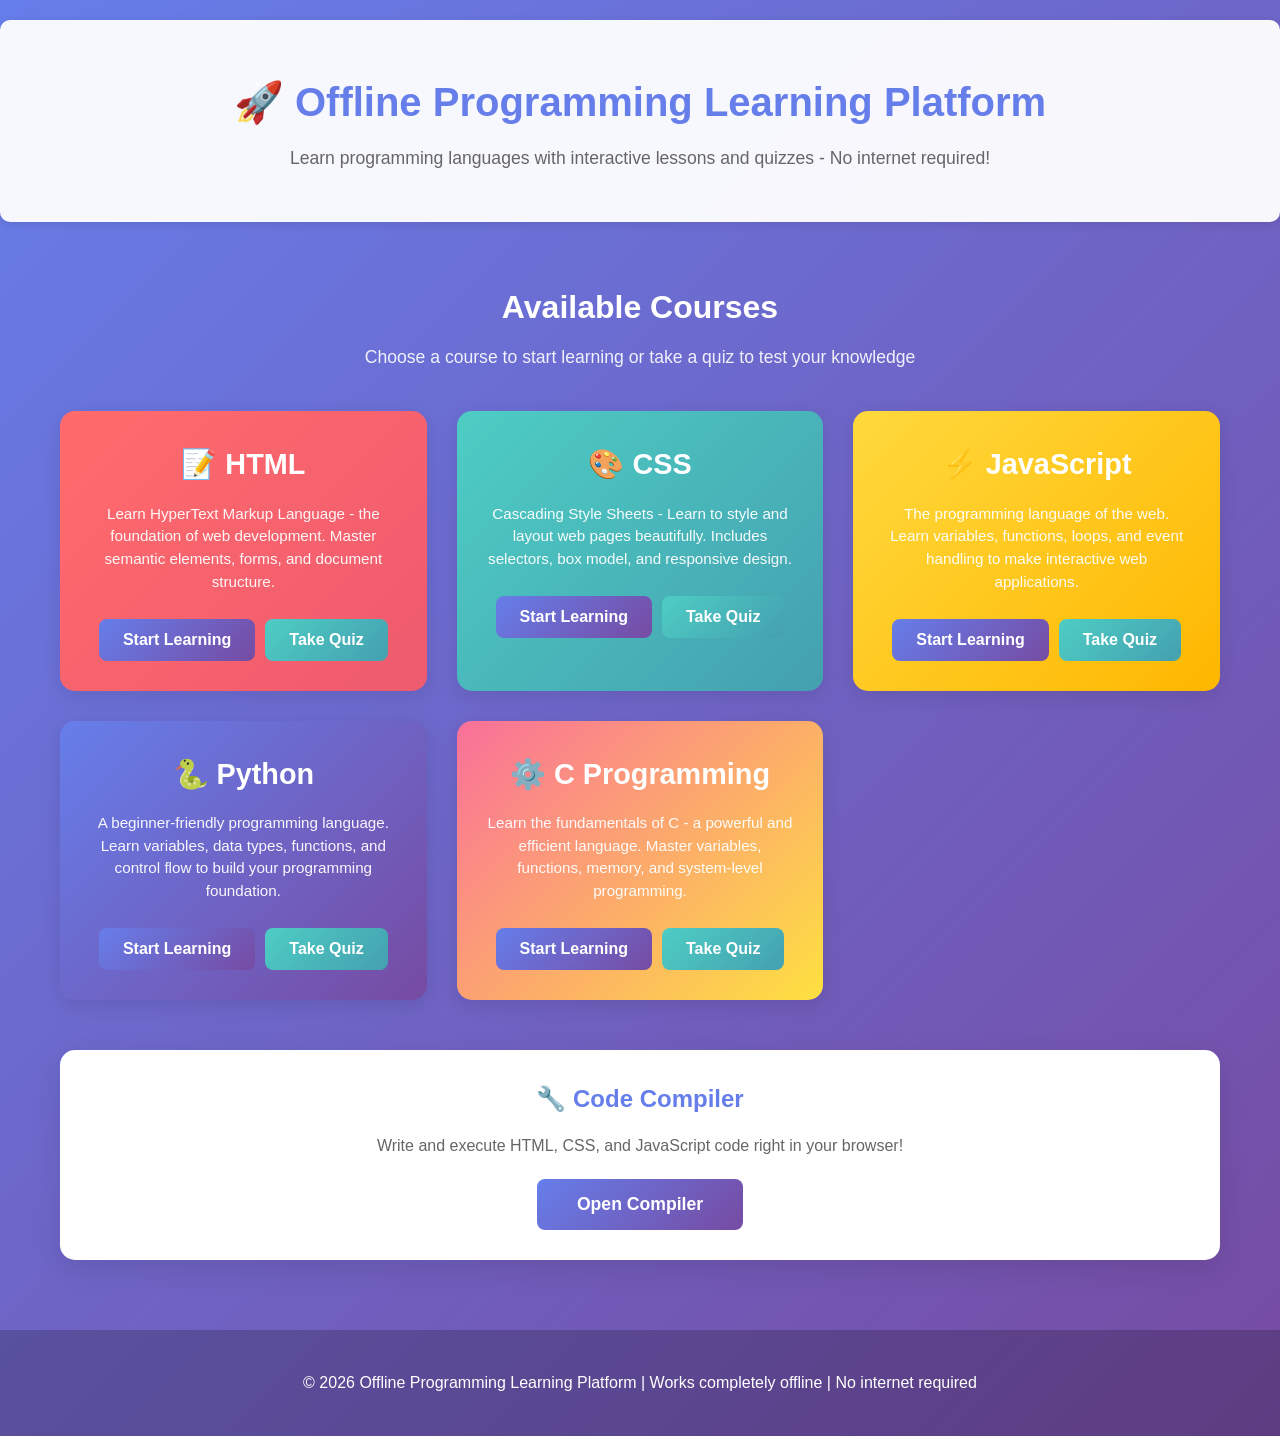
<file: offline-platform/index.html>
<!DOCTYPE html>
<html lang="en">
<head>
    <meta charset="UTF-8">
    <meta name="viewport" content="width=device-width, initial-scale=1.0">
    <title>Offline Programming Learning Platform</title>
    <link rel="stylesheet" href="css/style.css">
</head>
<body>
    <!-- Header Section -->
    <header>
        <div class="container">
            <h1>🚀 Offline Programming Learning Platform</h1>
            <p>Learn programming languages with interactive lessons and quizzes - No internet required!</p>
        </div>
    </header>

    <!-- Main Content -->
    <main>
        <div class="container">
            <div style="text-align: center; margin-bottom: 40px;">
                <h2 style="color: white; font-size: 2rem; margin-bottom: 10px;">Available Courses</h2>
                <p style="color: rgba(255,255,255,0.9); font-size: 1.1rem;">Choose a course to start learning or take a quiz to test your knowledge</p>
            </div>

            <!-- Courses Grid -->
            <div class="courses-grid">
                <!-- HTML Course Card -->
                <div class="course-card html">
                    <h3>📝 HTML</h3>
                    <p>Learn HyperText Markup Language - the foundation of web development. Master semantic elements, forms, and document structure.</p>
                    <div class="card-buttons">
                        <button class="btn btn-primary" onclick="goToCourse('html')">Start Learning</button>
                        <button class="btn btn-secondary" onclick="goToQuiz('html')">Take Quiz</button>
                    </div>
                </div>

                <!-- CSS Course Card -->
                <div class="course-card css">
                    <h3>🎨 CSS</h3>
                    <p>Cascading Style Sheets - Learn to style and layout web pages beautifully. Includes selectors, box model, and responsive design.</p>
                    <div class="card-buttons">
                        <button class="btn btn-primary" onclick="goToCourse('css')">Start Learning</button>
                        <button class="btn btn-secondary" onclick="goToQuiz('css')">Take Quiz</button>
                    </div>
                </div>

                <!-- JavaScript Course Card -->
                <div class="course-card javascript">
                    <h3>⚡ JavaScript</h3>
                    <p>The programming language of the web. Learn variables, functions, loops, and event handling to make interactive web applications.</p>
                    <div class="card-buttons">
                        <button class="btn btn-primary" onclick="goToCourse('javascript')">Start Learning</button>
                        <button class="btn btn-secondary" onclick="goToQuiz('javascript')">Take Quiz</button>
                    </div>
                </div>

                <!-- Python Course Card -->
                <div class="course-card python">
                    <h3>🐍 Python</h3>
                    <p>A beginner-friendly programming language. Learn variables, data types, functions, and control flow to build your programming foundation.</p>
                    <div class="card-buttons">
                        <button class="btn btn-primary" onclick="goToCourse('python')">Start Learning</button>
                        <button class="btn btn-secondary" onclick="goToQuiz('python')">Take Quiz</button>
                    </div>
                </div>

                <!-- C Programming Card -->
                <div class="course-card c">
                    <h3>⚙️ C Programming</h3>
                    <p>Learn the fundamentals of C - a powerful and efficient language. Master variables, functions, memory, and system-level programming.</p>
                    <div class="card-buttons">
                        <button class="btn btn-primary" onclick="goToCourse('c')">Start Learning</button>
                        <button class="btn btn-secondary" onclick="goToQuiz('c')">Take Quiz</button>
                    </div>
                </div>
            </div>

            <!-- Compiler Tool -->
            <div style="background: white; border-radius: 15px; padding: 30px; margin-top: 50px; box-shadow: 0 10px 30px rgba(0, 0, 0, 0.1); text-align: center;">
                <h2 style="color: #667eea; margin-bottom: 15px;">🔧 Code Compiler</h2>
                <p style="color: #666; margin-bottom: 20px;">Write and execute HTML, CSS, and JavaScript code right in your browser!</p>
                <button class="btn btn-primary" onclick="goToCompiler()" style="font-size: 1.1rem; padding: 15px 40px;">Open Compiler</button>
            </div>
        </div>
    </main>

    <!-- Footer -->
    <footer style="background: rgba(0,0,0,0.2); color: white; padding: 20px; text-align: center; margin-top: 50px;">
        <div class="container">
            <p>&copy; 2026 Offline Programming Learning Platform | Works completely offline | No internet required</p>
        </div>
    </footer>

    <!-- Scripts -->
    <script src="js/navigation.js"></script>
</body>
</html>
</file>
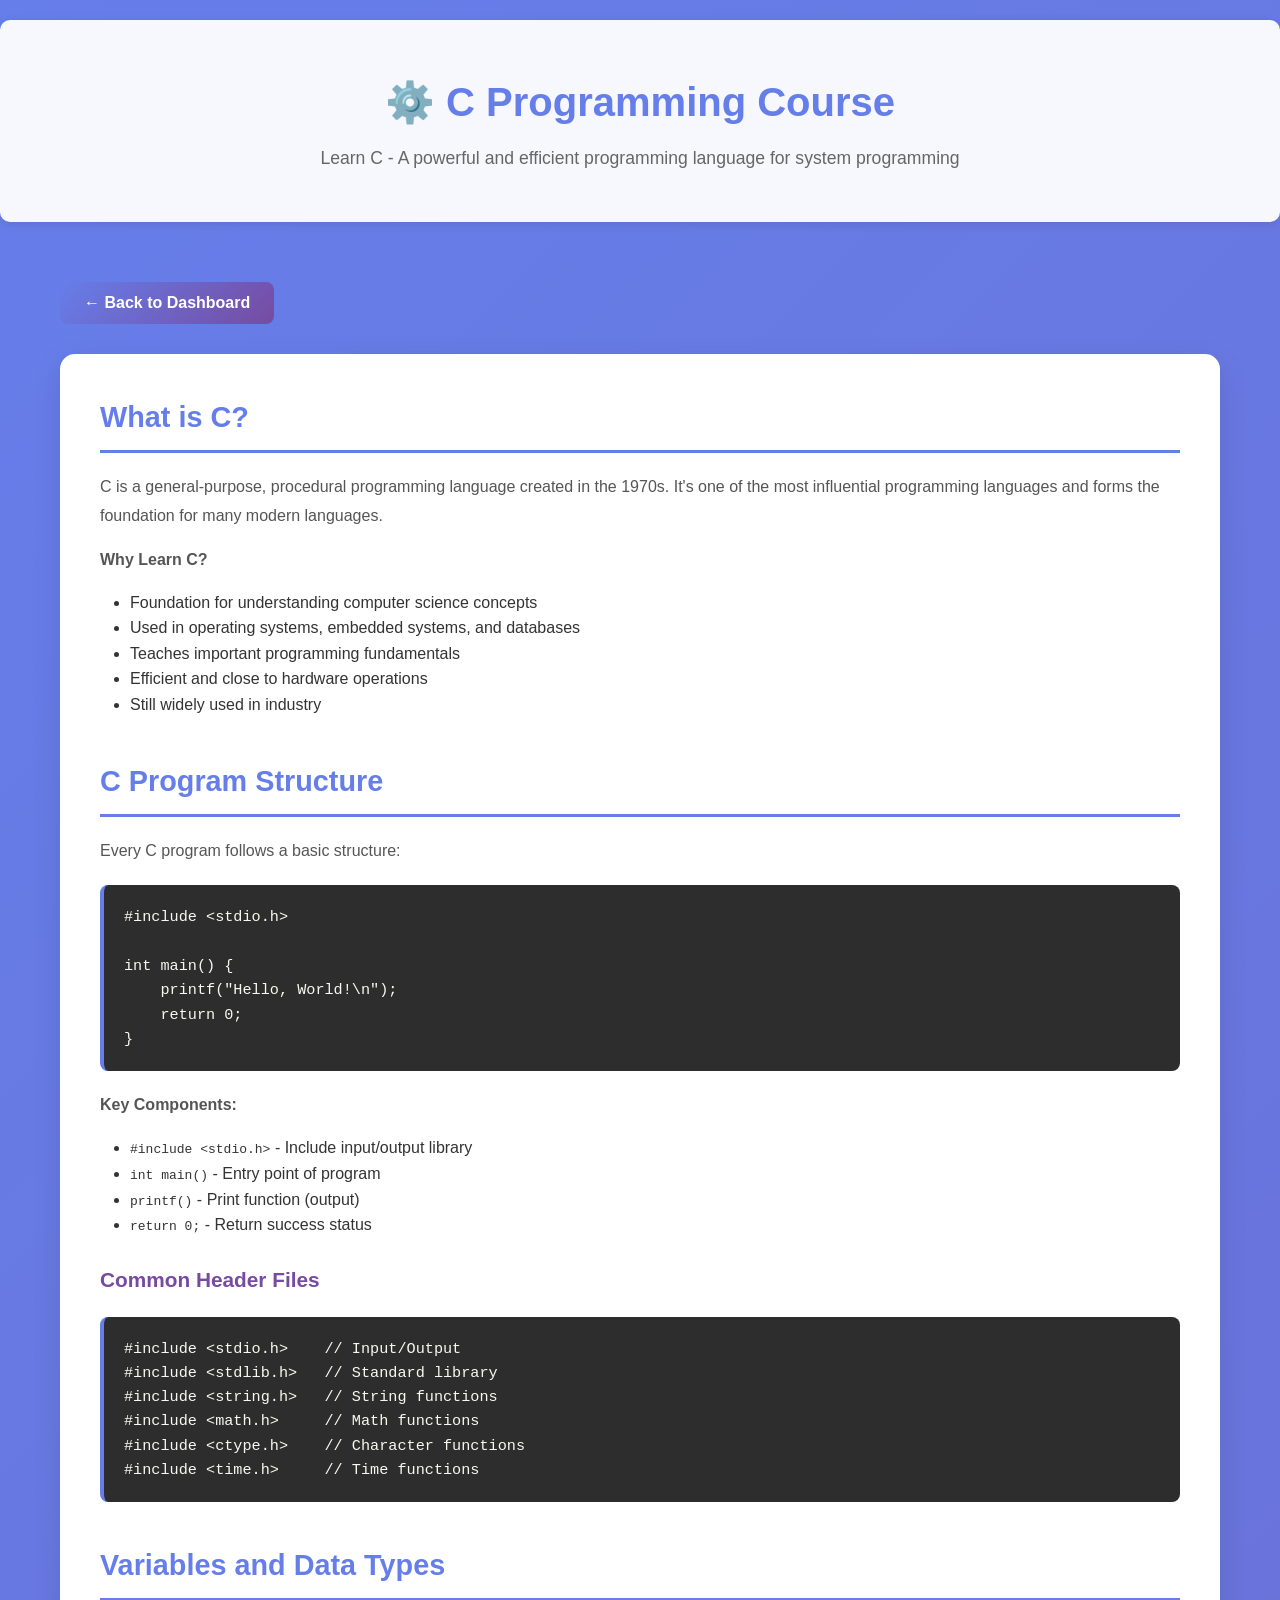
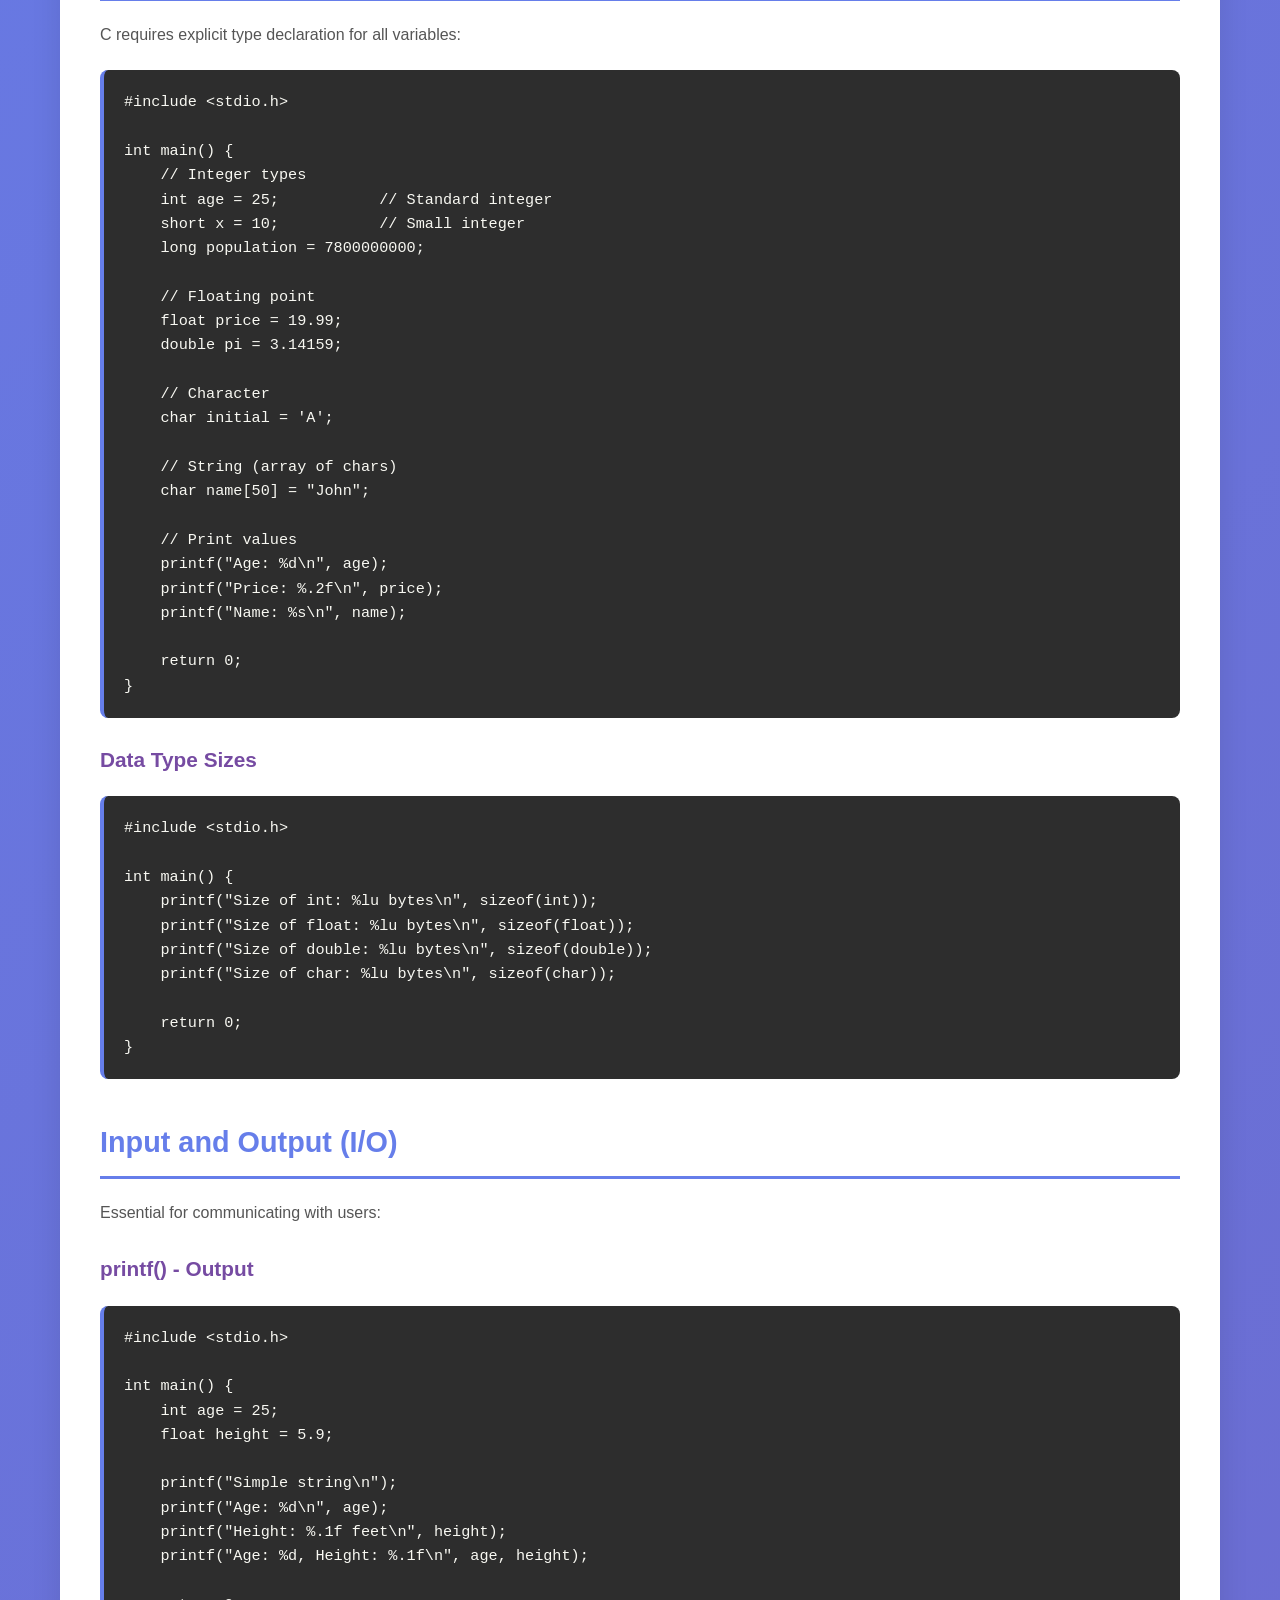
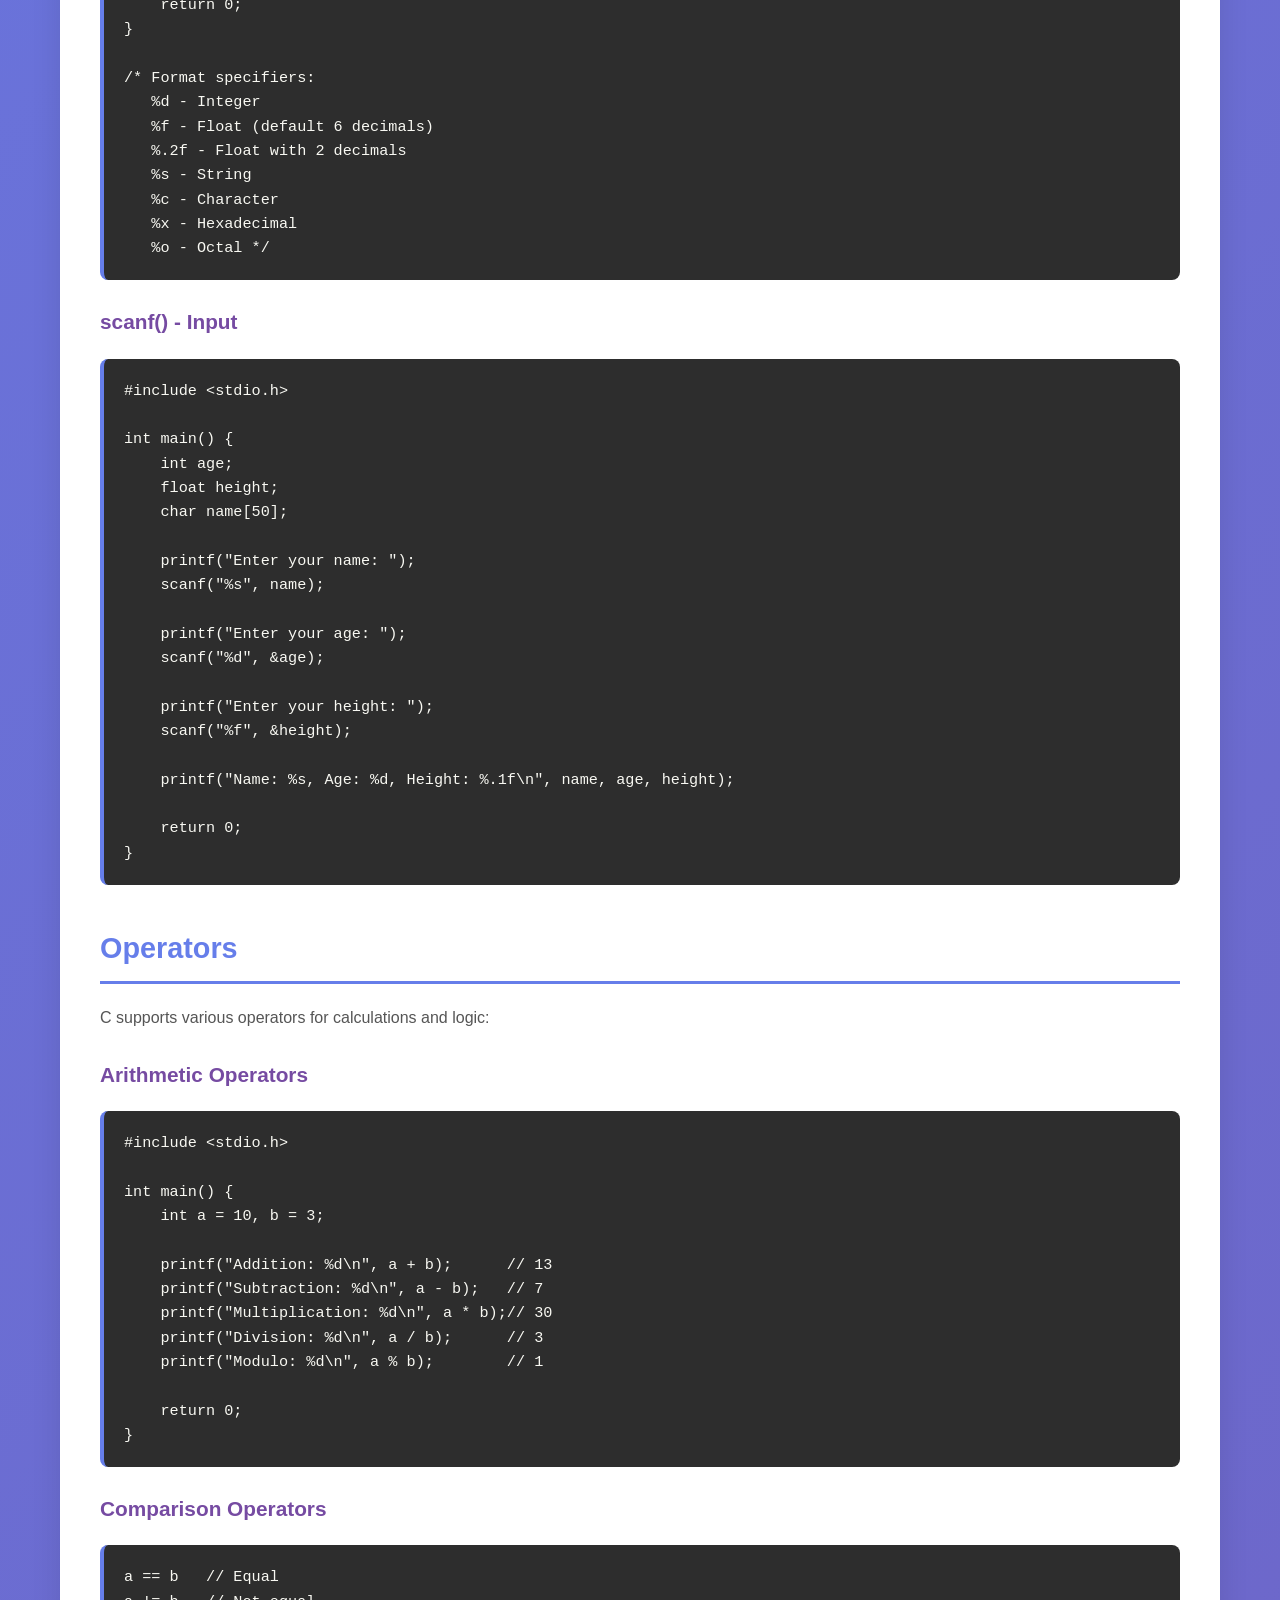
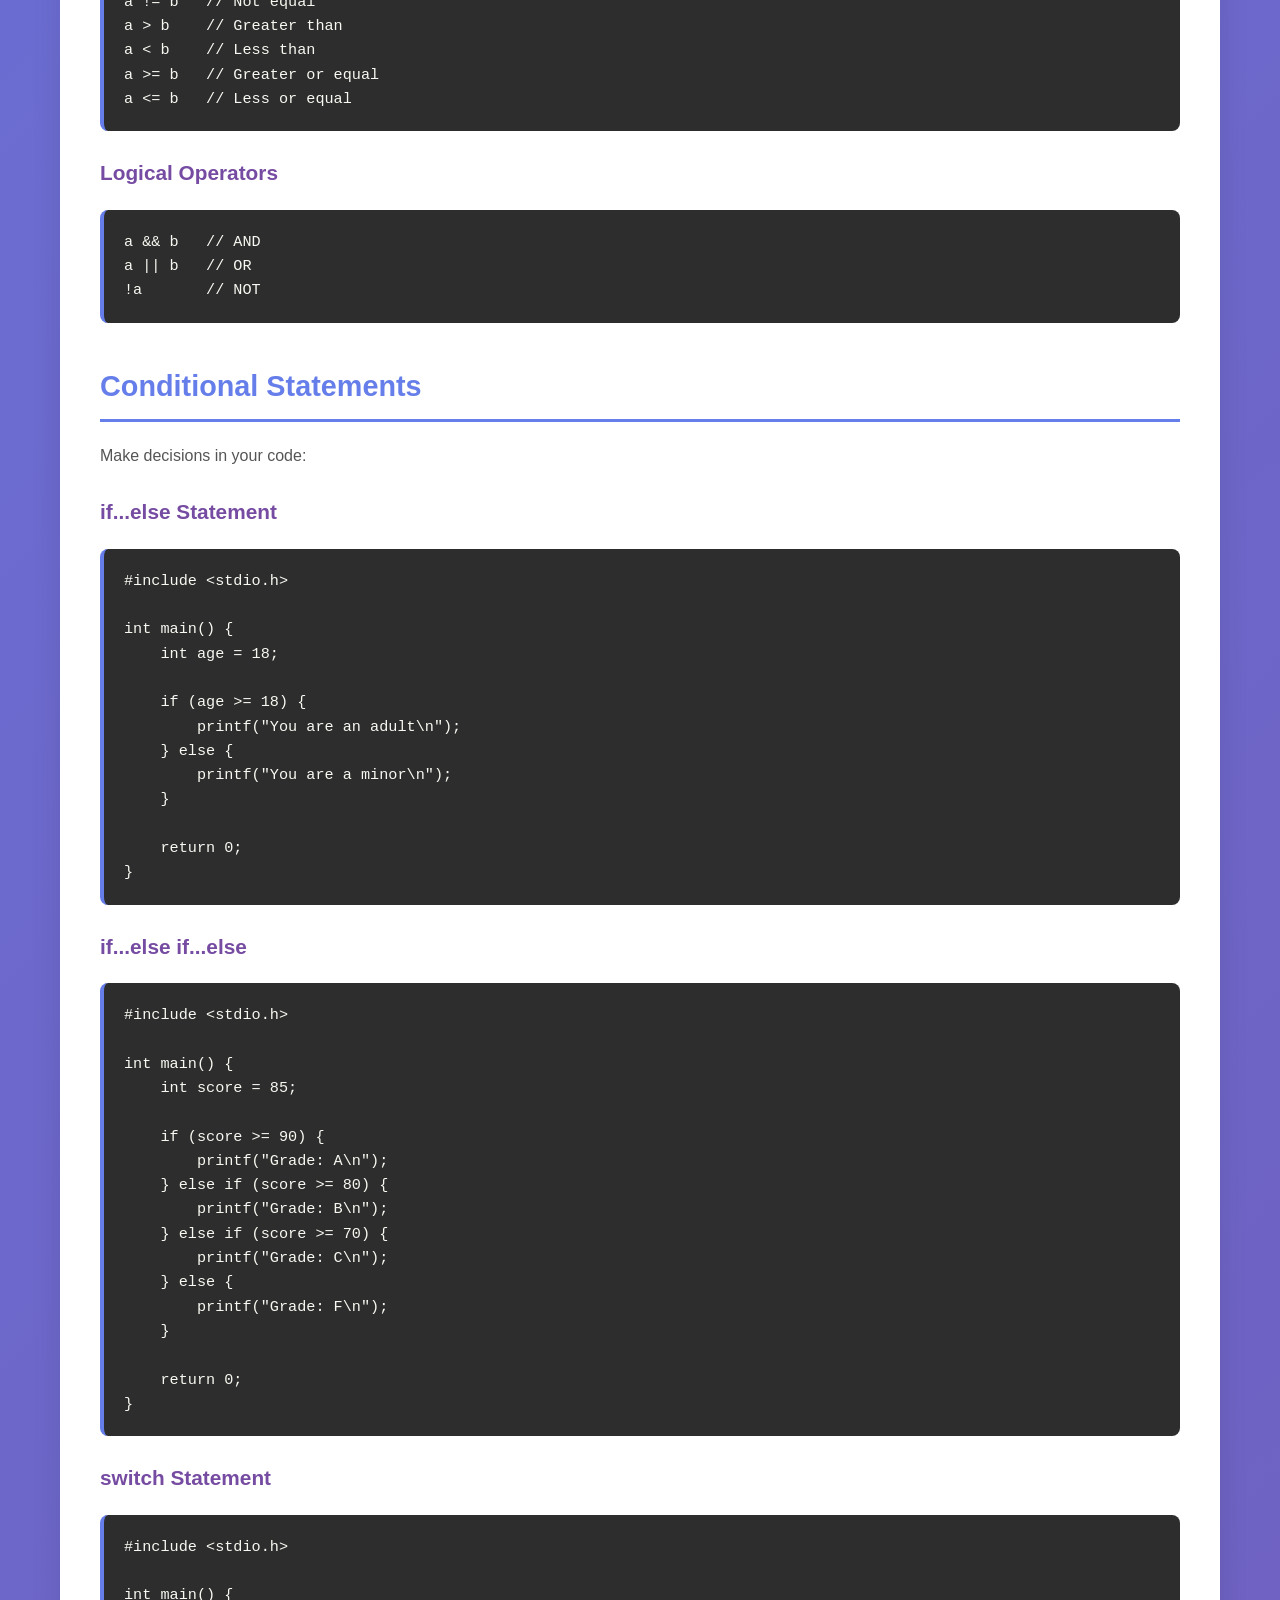
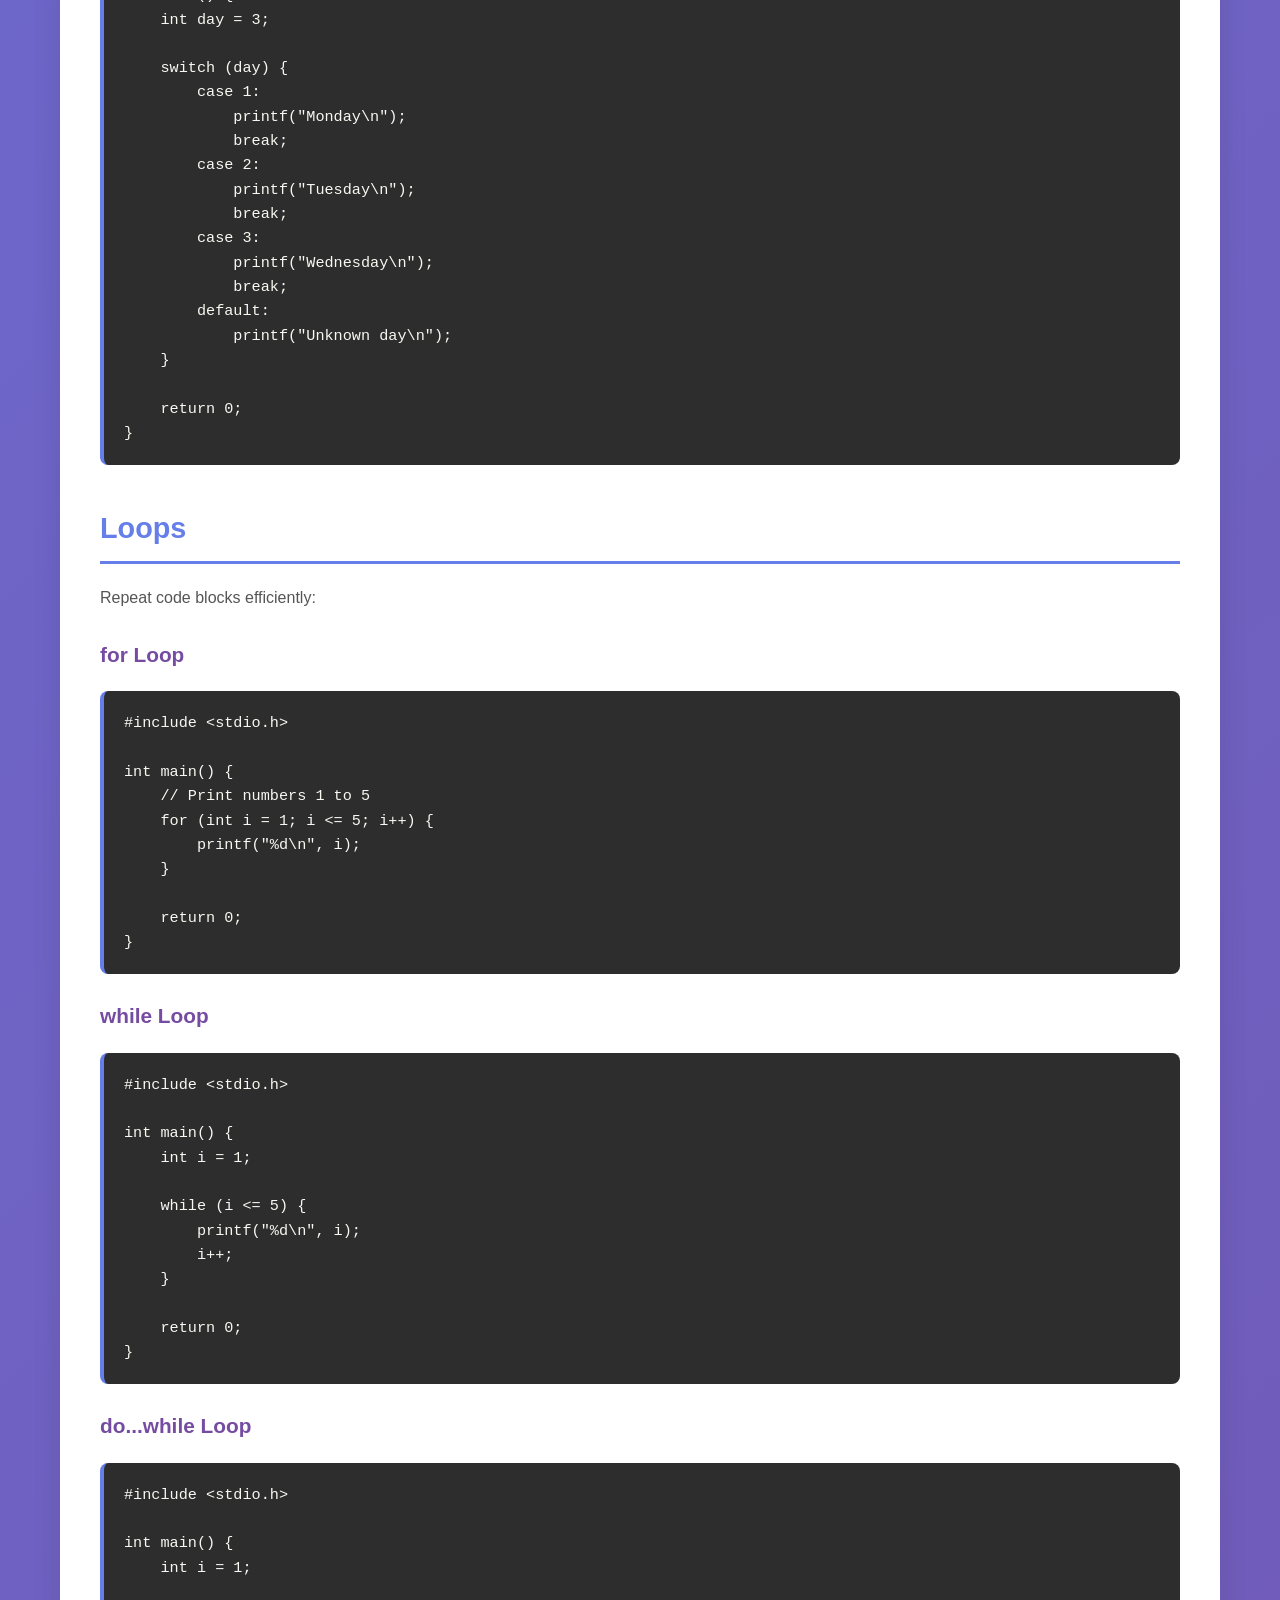
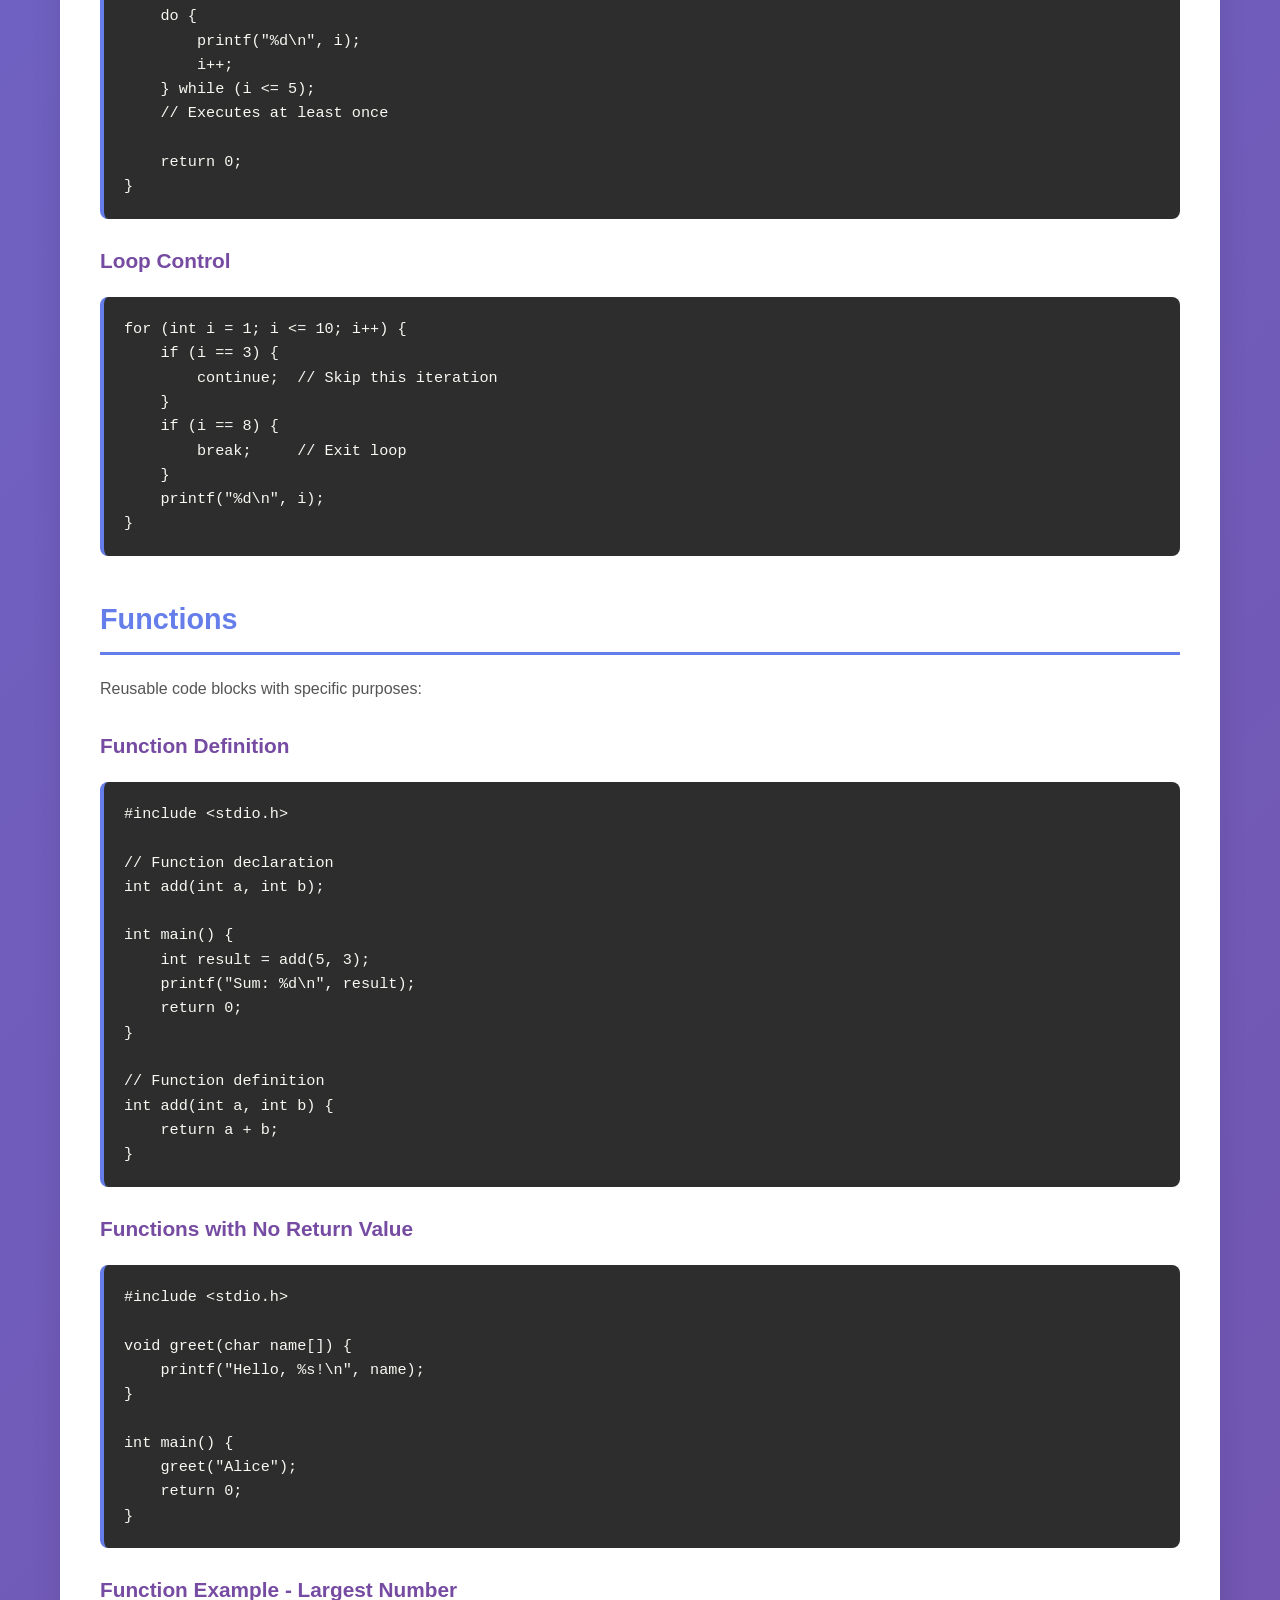
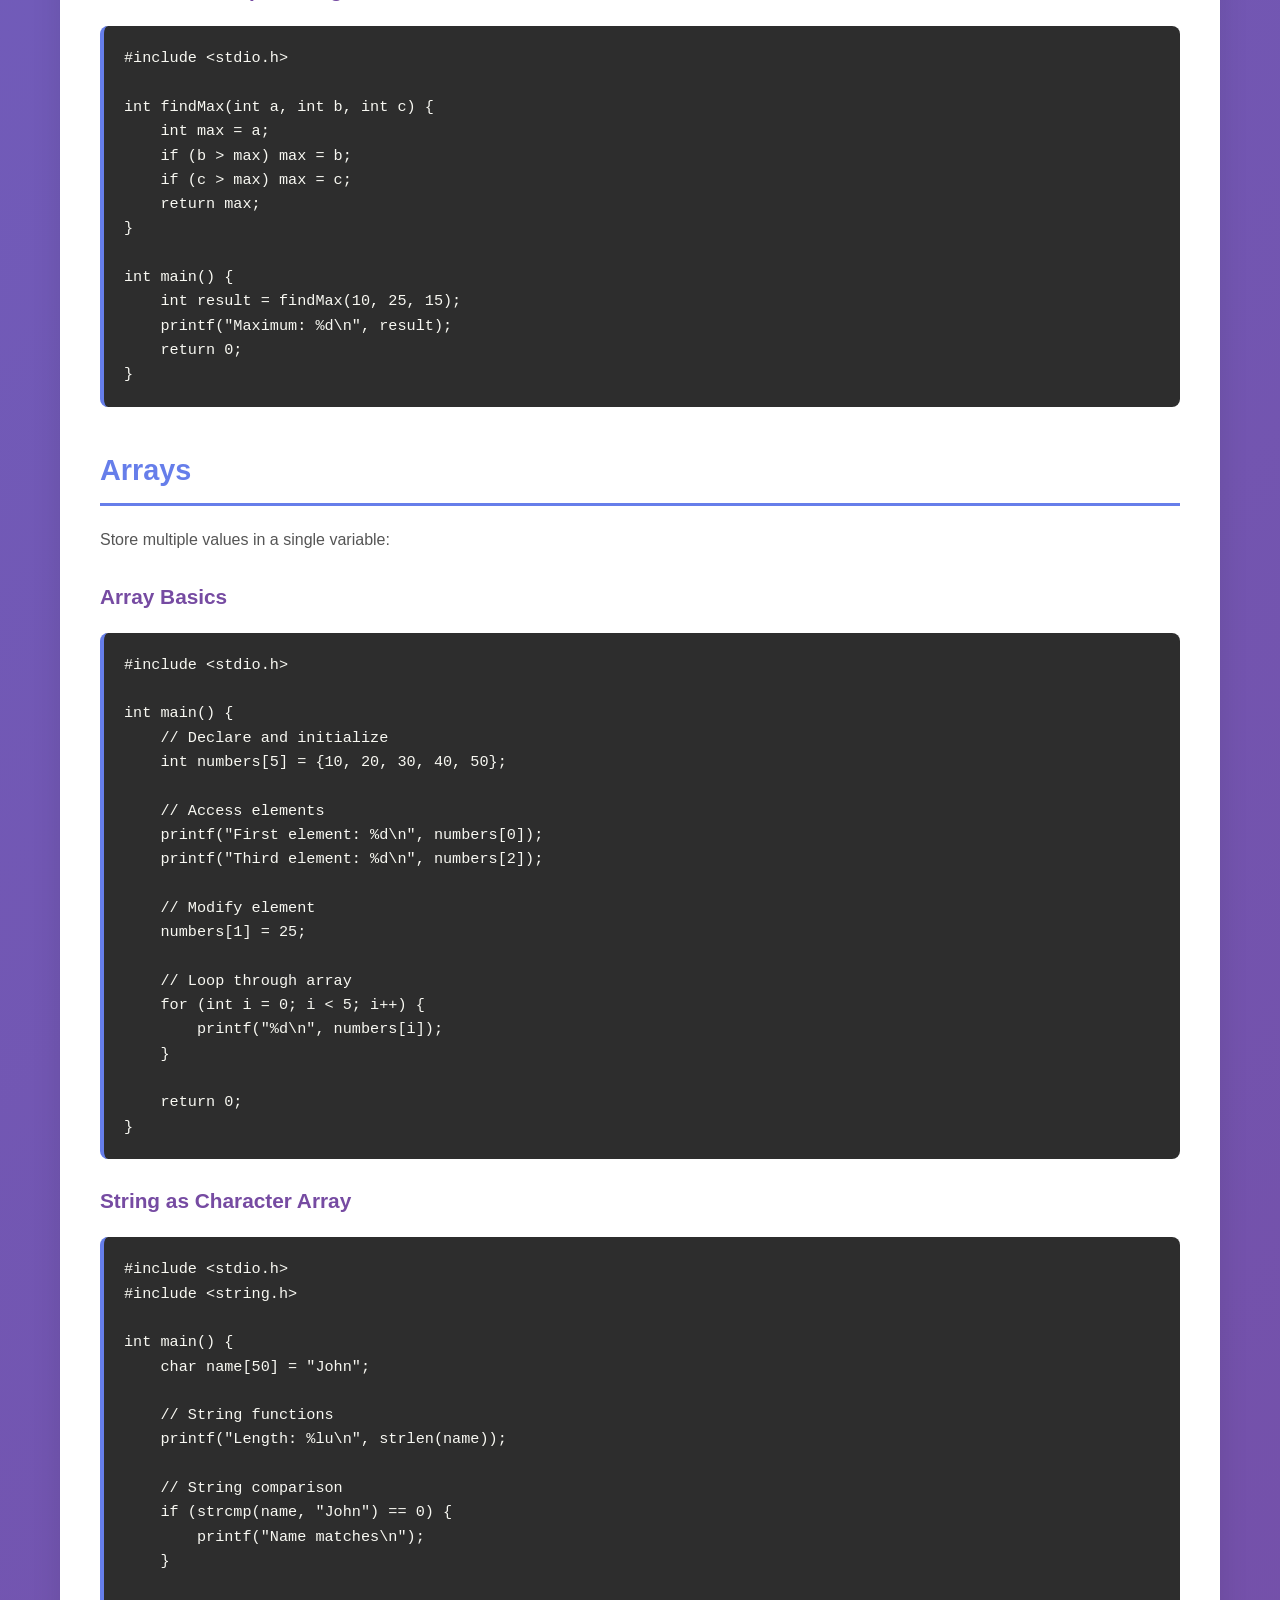
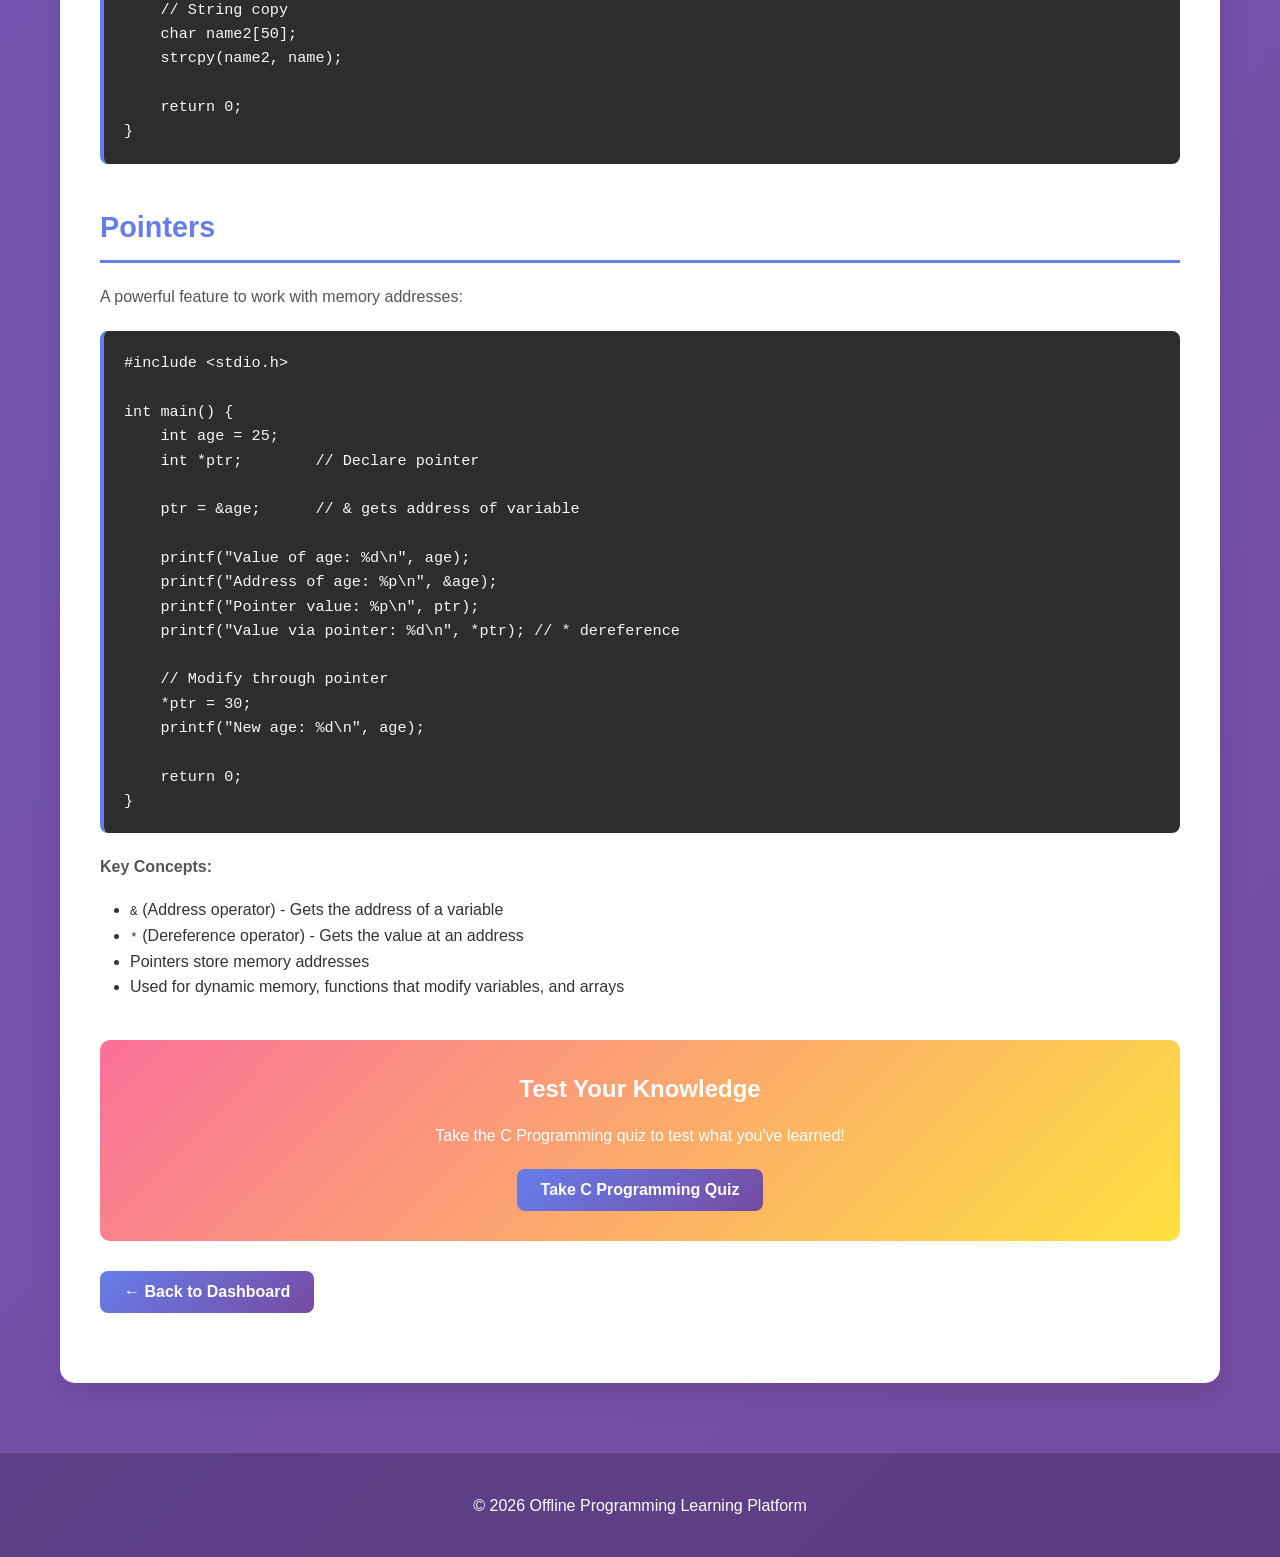
<file: offline-platform/c-course.html>
<!DOCTYPE html>
<html lang="en">
<head>
    <meta charset="UTF-8">
    <meta name="viewport" content="width=device-width, initial-scale=1.0">
    <title>C Programming Course - Offline Learning Platform</title>
    <link rel="stylesheet" href="css/style.css">
</head>
<body>
    <!-- Header Section -->
    <header>
        <div class="container">
            <h1>⚙️ C Programming Course</h1>
            <p>Learn C - A powerful and efficient programming language for system programming</p>
        </div>
    </header>

    <!-- Main Content -->
    <main>
        <div class="container">
            <!-- Back Button -->
            <button class="btn btn-back" onclick="goToDashboard()">← Back to Dashboard</button>

            <!-- Course Content -->
            <div class="course-content">
                <!-- Section 1: What is C -->
                <div class="course-section">
                    <h2>What is C?</h2>
                    <p>C is a general-purpose, procedural programming language created in the 1970s. It's one of the most influential programming languages and forms the foundation for many modern languages.</p>
                    <p><strong>Why Learn C?</strong></p>
                    <ul style="margin: 15px 0; padding-left: 30px;">
                        <li>Foundation for understanding computer science concepts</li>
                        <li>Used in operating systems, embedded systems, and databases</li>
                        <li>Teaches important programming fundamentals</li>
                        <li>Efficient and close to hardware operations</li>
                        <li>Still widely used in industry</li>
                    </ul>
                </div>

                <!-- Section 2: Basic Structure -->
                <div class="course-section">
                    <h2>C Program Structure</h2>
                    <p>Every C program follows a basic structure:</p>
                    
                    <div class="code-block syntax-c">
                        <code>#include &lt;stdio.h&gt;

int main() {
    printf("Hello, World!\n");
    return 0;
}</code>
                    </div>

                    <p><strong>Key Components:</strong></p>
                    <ul style="margin: 15px 0; padding-left: 30px;">
                        <li><code>#include &lt;stdio.h&gt;</code> - Include input/output library</li>
                        <li><code>int main()</code> - Entry point of program</li>
                        <li><code>printf()</code> - Print function (output)</li>
                        <li><code>return 0;</code> - Return success status</li>
                    </ul>

                    <h3>Common Header Files</h3>
                    <div class="code-block syntax-c">
                        <code>#include &lt;stdio.h&gt;    // Input/Output
#include &lt;stdlib.h&gt;   // Standard library
#include &lt;string.h&gt;   // String functions
#include &lt;math.h&gt;     // Math functions
#include &lt;ctype.h&gt;    // Character functions
#include &lt;time.h&gt;     // Time functions</code>
                    </div>
                </div>

                <!-- Section 3: Variables and Data Types -->
                <div class="course-section">
                    <h2>Variables and Data Types</h2>
                    <p>C requires explicit type declaration for all variables:</p>
                    
                    <div class="code-block syntax-c">
                        <code>#include &lt;stdio.h&gt;

int main() {
    // Integer types
    int age = 25;           // Standard integer
    short x = 10;           // Small integer
    long population = 7800000000;
    
    // Floating point
    float price = 19.99;
    double pi = 3.14159;
    
    // Character
    char initial = 'A';
    
    // String (array of chars)
    char name[50] = "John";
    
    // Print values
    printf("Age: %d\n", age);
    printf("Price: %.2f\n", price);
    printf("Name: %s\n", name);
    
    return 0;
}</code>
                    </div>

                    <h3>Data Type Sizes</h3>
                    <div class="code-block syntax-c">
                        <code>#include &lt;stdio.h&gt;

int main() {
    printf("Size of int: %lu bytes\n", sizeof(int));
    printf("Size of float: %lu bytes\n", sizeof(float));
    printf("Size of double: %lu bytes\n", sizeof(double));
    printf("Size of char: %lu bytes\n", sizeof(char));
    
    return 0;
}</code>
                    </div>
                </div>

                <!-- Section 4: Input and Output -->
                <div class="course-section">
                    <h2>Input and Output (I/O)</h2>
                    <p>Essential for communicating with users:</p>
                    
                    <h3>printf() - Output</h3>
                    <div class="code-block syntax-c">
                        <code>#include &lt;stdio.h&gt;

int main() {
    int age = 25;
    float height = 5.9;
    
    printf("Simple string\n");
    printf("Age: %d\n", age);
    printf("Height: %.1f feet\n", height);
    printf("Age: %d, Height: %.1f\n", age, height);
    
    return 0;
}

/* Format specifiers:
   %d - Integer
   %f - Float (default 6 decimals)
   %.2f - Float with 2 decimals
   %s - String
   %c - Character
   %x - Hexadecimal
   %o - Octal */</code>
                    </div>

                    <h3>scanf() - Input</h3>
                    <div class="code-block syntax-c">
                        <code>#include &lt;stdio.h&gt;

int main() {
    int age;
    float height;
    char name[50];
    
    printf("Enter your name: ");
    scanf("%s", name);
    
    printf("Enter your age: ");
    scanf("%d", &age);
    
    printf("Enter your height: ");
    scanf("%f", &height);
    
    printf("Name: %s, Age: %d, Height: %.1f\n", name, age, height);
    
    return 0;
}</code>
                    </div>
                </div>

                <!-- Section 5: Operators -->
                <div class="course-section">
                    <h2>Operators</h2>
                    <p>C supports various operators for calculations and logic:</p>
                    
                    <h3>Arithmetic Operators</h3>
                    <div class="code-block syntax-c">
                        <code>#include &lt;stdio.h&gt;

int main() {
    int a = 10, b = 3;
    
    printf("Addition: %d\n", a + b);      // 13
    printf("Subtraction: %d\n", a - b);   // 7
    printf("Multiplication: %d\n", a * b);// 30
    printf("Division: %d\n", a / b);      // 3
    printf("Modulo: %d\n", a % b);        // 1
    
    return 0;
}</code>
                    </div>

                    <h3>Comparison Operators</h3>
                    <div class="code-block syntax-c">
                        <code>a == b   // Equal
a != b   // Not equal
a > b    // Greater than
a < b    // Less than
a >= b   // Greater or equal
a <= b   // Less or equal</code>
                    </div>

                    <h3>Logical Operators</h3>
                    <div class="code-block syntax-c">
                        <code>a && b   // AND
a || b   // OR
!a       // NOT</code>
                    </div>
                </div>

                <!-- Section 6: Conditional Statements -->
                <div class="course-section">
                    <h2>Conditional Statements</h2>
                    <p>Make decisions in your code:</p>
                    
                    <h3>if...else Statement</h3>
                    <div class="code-block syntax-c">
                        <code>#include &lt;stdio.h&gt;

int main() {
    int age = 18;
    
    if (age >= 18) {
        printf("You are an adult\n");
    } else {
        printf("You are a minor\n");
    }
    
    return 0;
}</code>
                    </div>

                    <h3>if...else if...else</h3>
                    <div class="code-block syntax-c">
                        <code>#include &lt;stdio.h&gt;

int main() {
    int score = 85;
    
    if (score >= 90) {
        printf("Grade: A\n");
    } else if (score >= 80) {
        printf("Grade: B\n");
    } else if (score >= 70) {
        printf("Grade: C\n");
    } else {
        printf("Grade: F\n");
    }
    
    return 0;
}</code>
                    </div>

                    <h3>switch Statement</h3>
                    <div class="code-block syntax-c">
                        <code>#include &lt;stdio.h&gt;

int main() {
    int day = 3;
    
    switch (day) {
        case 1:
            printf("Monday\n");
            break;
        case 2:
            printf("Tuesday\n");
            break;
        case 3:
            printf("Wednesday\n");
            break;
        default:
            printf("Unknown day\n");
    }
    
    return 0;
}</code>
                    </div>
                </div>

                <!-- Section 7: Loops -->
                <div class="course-section">
                    <h2>Loops</h2>
                    <p>Repeat code blocks efficiently:</p>
                    
                    <h3>for Loop</h3>
                    <div class="code-block syntax-c">
                        <code>#include &lt;stdio.h&gt;

int main() {
    // Print numbers 1 to 5
    for (int i = 1; i <= 5; i++) {
        printf("%d\n", i);
    }
    
    return 0;
}</code>
                    </div>

                    <h3>while Loop</h3>
                    <div class="code-block syntax-c">
                        <code>#include &lt;stdio.h&gt;

int main() {
    int i = 1;
    
    while (i <= 5) {
        printf("%d\n", i);
        i++;
    }
    
    return 0;
}</code>
                    </div>

                    <h3>do...while Loop</h3>
                    <div class="code-block syntax-c">
                        <code>#include &lt;stdio.h&gt;

int main() {
    int i = 1;
    
    do {
        printf("%d\n", i);
        i++;
    } while (i <= 5);
    // Executes at least once
    
    return 0;
}</code>
                    </div>

                    <h3>Loop Control</h3>
                    <div class="code-block syntax-c">
                        <code>for (int i = 1; i <= 10; i++) {
    if (i == 3) {
        continue;  // Skip this iteration
    }
    if (i == 8) {
        break;     // Exit loop
    }
    printf("%d\n", i);
}</code>
                    </div>
                </div>

                <!-- Section 8: Functions -->
                <div class="course-section">
                    <h2>Functions</h2>
                    <p>Reusable code blocks with specific purposes:</p>
                    
                    <h3>Function Definition</h3>
                    <div class="code-block syntax-c">
                        <code>#include &lt;stdio.h&gt;

// Function declaration
int add(int a, int b);

int main() {
    int result = add(5, 3);
    printf("Sum: %d\n", result);
    return 0;
}

// Function definition
int add(int a, int b) {
    return a + b;
}</code>
                    </div>

                    <h3>Functions with No Return Value</h3>
                    <div class="code-block syntax-c">
                        <code>#include &lt;stdio.h&gt;

void greet(char name[]) {
    printf("Hello, %s!\n", name);
}

int main() {
    greet("Alice");
    return 0;
}</code>
                    </div>

                    <h3>Function Example - Largest Number</h3>
                    <div class="code-block syntax-c">
                        <code>#include &lt;stdio.h&gt;

int findMax(int a, int b, int c) {
    int max = a;
    if (b > max) max = b;
    if (c > max) max = c;
    return max;
}

int main() {
    int result = findMax(10, 25, 15);
    printf("Maximum: %d\n", result);
    return 0;
}</code>
                    </div>
                </div>

                <!-- Section 9: Arrays -->
                <div class="course-section">
                    <h2>Arrays</h2>
                    <p>Store multiple values in a single variable:</p>
                    
                    <h3>Array Basics</h3>
                    <div class="code-block syntax-c">
                        <code>#include &lt;stdio.h&gt;

int main() {
    // Declare and initialize
    int numbers[5] = {10, 20, 30, 40, 50};
    
    // Access elements
    printf("First element: %d\n", numbers[0]);
    printf("Third element: %d\n", numbers[2]);
    
    // Modify element
    numbers[1] = 25;
    
    // Loop through array
    for (int i = 0; i < 5; i++) {
        printf("%d\n", numbers[i]);
    }
    
    return 0;
}</code>
                    </div>

                    <h3>String as Character Array</h3>
                    <div class="code-block syntax-c">
                        <code>#include &lt;stdio.h&gt;
#include &lt;string.h&gt;

int main() {
    char name[50] = "John";
    
    // String functions
    printf("Length: %lu\n", strlen(name));
    
    // String comparison
    if (strcmp(name, "John") == 0) {
        printf("Name matches\n");
    }
    
    // String copy
    char name2[50];
    strcpy(name2, name);
    
    return 0;
}</code>
                    </div>
                </div>

                <!-- Section 10: Pointers -->
                <div class="course-section">
                    <h2>Pointers</h2>
                    <p>A powerful feature to work with memory addresses:</p>
                    
                    <div class="code-block syntax-c">
                        <code>#include &lt;stdio.h&gt;

int main() {
    int age = 25;
    int *ptr;        // Declare pointer
    
    ptr = &age;      // & gets address of variable
    
    printf("Value of age: %d\n", age);
    printf("Address of age: %p\n", &age);
    printf("Pointer value: %p\n", ptr);
    printf("Value via pointer: %d\n", *ptr); // * dereference
    
    // Modify through pointer
    *ptr = 30;
    printf("New age: %d\n", age);
    
    return 0;
}</code>
                    </div>

                    <p><strong>Key Concepts:</strong></p>
                    <ul style="margin: 15px 0; padding-left: 30px;">
                        <li><code>&</code> (Address operator) - Gets the address of a variable</li>
                        <li><code>*</code> (Dereference operator) - Gets the value at an address</li>
                        <li>Pointers store memory addresses</li>
                        <li>Used for dynamic memory, functions that modify variables, and arrays</li>
                    </ul>
                </div>

                <!-- Quiz Section -->
                <div style="background: linear-gradient(135deg, #fa709a 0%, #fee140 100%); color: white; padding: 30px; border-radius: 10px; margin-top: 40px; text-align: center;">
                    <h2 style="color: white; margin-bottom: 15px;">Test Your Knowledge</h2>
                    <p style="margin-bottom: 20px;">Take the C Programming quiz to test what you've learned!</p>
                    <button class="btn btn-primary" onclick="goToQuiz('c')">Take C Programming Quiz</button>
                </div>

                <!-- Back Button -->
                <div style="text-align: center; margin-top: 30px;">
                    <button class="btn btn-back" onclick="goToDashboard()">← Back to Dashboard</button>
                </div>
            </div>
        </div>
    </main>

    <!-- Footer -->
    <footer style="background: rgba(0,0,0,0.2); color: white; padding: 20px; text-align: center; margin-top: 50px;">
        <div class="container">
            <p>&copy; 2026 Offline Programming Learning Platform</p>
        </div>
    </footer>

    <!-- Scripts -->
    <script src="js/navigation.js"></script>
</body>
</html>
</file>
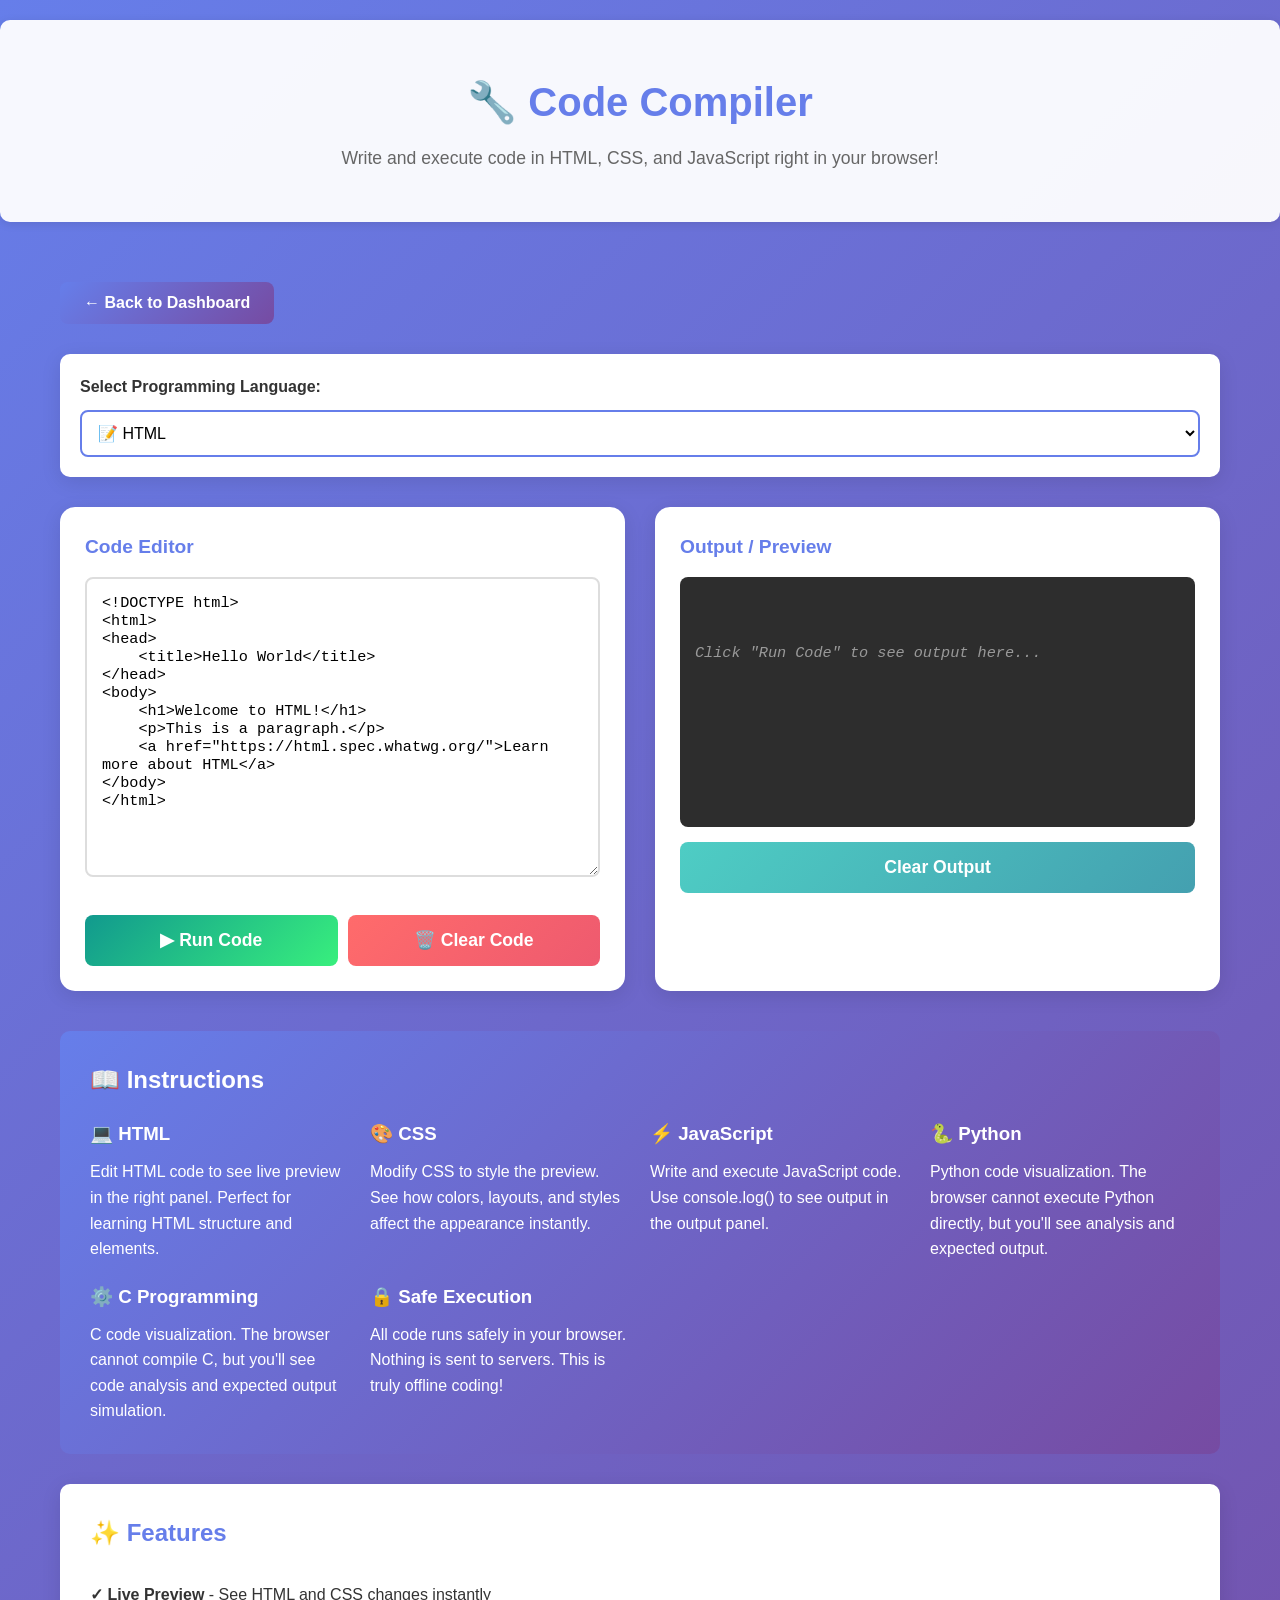
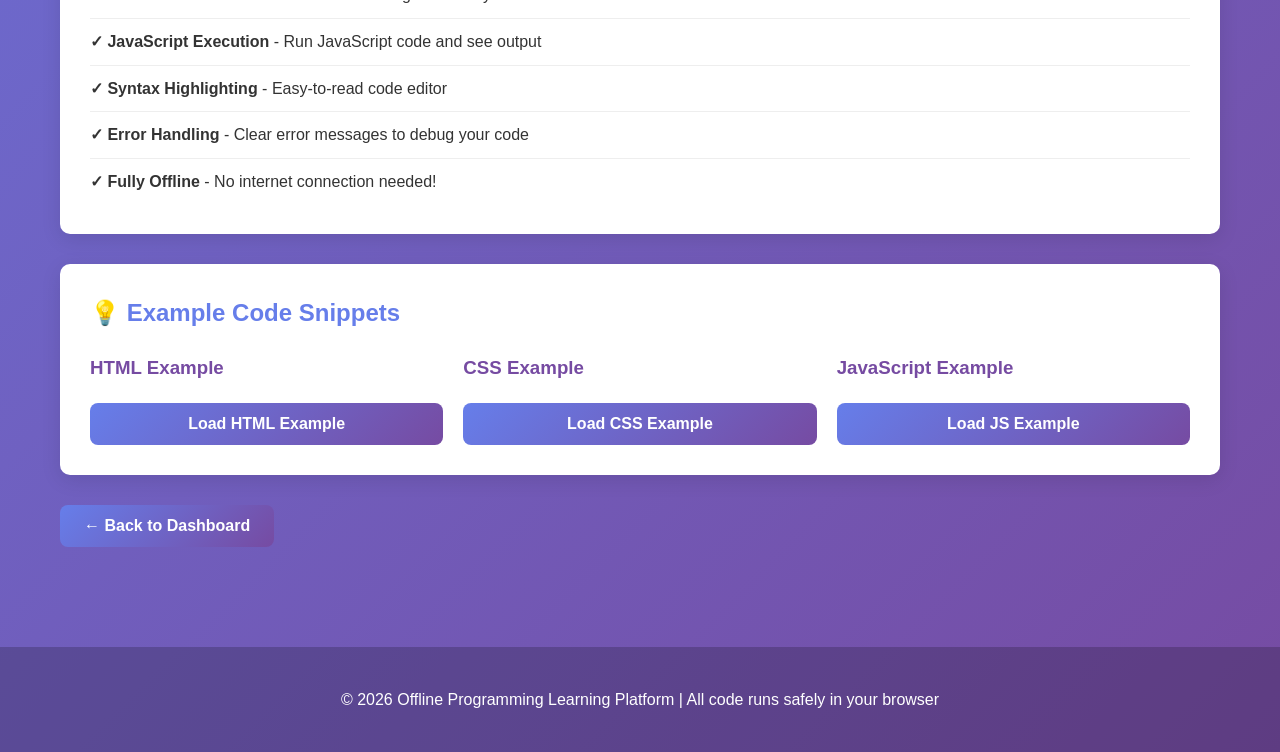
<file: offline-platform/compiler.html>
<!DOCTYPE html>
<html lang="en">
<head>
    <meta charset="UTF-8">
    <meta name="viewport" content="width=device-width, initial-scale=1.0">
    <title>Code Compiler - Offline Learning Platform</title>
    <link rel="stylesheet" href="css/style.css">
</head>
<body>
    <!-- Header Section -->
    <header>
        <div class="container">
            <h1>🔧 Code Compiler</h1>
            <p>Write and execute code in HTML, CSS, and JavaScript right in your browser!</p>
        </div>
    </header>

    <!-- Main Content -->
    <main>
        <div class="container">
            <!-- Back Button -->
            <button class="btn btn-back" onclick="goToDashboard()">← Back to Dashboard</button>

            <!-- Language Selector -->
            <div class="language-selector" style="background: white; padding: 20px; border-radius: 10px; margin-bottom: 30px; box-shadow: 0 5px 20px rgba(0,0,0,0.1);">
                <label for="language-select"><strong>Select Programming Language:</strong></label>
                <select id="language-select">
                    <option value="html">📝 HTML</option>
                    <option value="css">🎨 CSS</option>
                    <option value="javascript">⚡ JavaScript</option>
                    <option value="python">🐍 Python (Simulation)</option>
                    <option value="c">⚙️ C Programming (Simulation)</option>
                </select>
            </div>

            <!-- Compiler Grid -->
            <div class="compiler-container">
                <!-- Editor Section -->
                <div class="editor-section">
                    <h3>Code Editor</h3>
                    <textarea id="code-editor" placeholder="Write your code here...">
&lt;!DOCTYPE html&gt;
&lt;html&gt;
&lt;head&gt;
    &lt;title&gt;Hello World&lt;/title&gt;
&lt;/head&gt;
&lt;body&gt;
    &lt;h1&gt;Welcome!&lt;/h1&gt;
    &lt;p&gt;This is a paragraph.&lt;/p&gt;
&lt;/body&gt;
&lt;/html&gt;</textarea>
                    
                    <div style="display: flex; gap: 10px; margin-top: 15px;">
                        <button class="btn btn-success run-button" onclick="executeCode()">▶ Run Code</button>
                        <button class="btn btn-danger run-button" onclick="clearCode()">🗑️ Clear Code</button>
                    </div>
                </div>

                <!-- Output Section -->
                <div class="output-section">
                    <h3>Output / Preview</h3>
                    <div id="output">
                        <p style="color: #999; font-style: italic;">Click "Run Code" to see output here...</p>
                    </div>
                    <button class="btn btn-secondary run-button" onclick="clearOutput()" style="margin-top: 15px;">Clear Output</button>
                </div>
            </div>

            <!-- Instructions -->
            <div style="background: linear-gradient(135deg, #667eea 0%, #764ba2 100%); color: white; padding: 30px; border-radius: 10px; margin-top: 40px;">
                <h2 style="color: white; margin-bottom: 20px;">📖 Instructions</h2>
                
                <div style="display: grid; grid-template-columns: repeat(auto-fit, minmax(250px, 1fr)); gap: 20px;">
                    <div>
                        <h3 style="color: #fff; margin-bottom: 10px;">💻 HTML</h3>
                        <p>Edit HTML code to see live preview in the right panel. Perfect for learning HTML structure and elements.</p>
                    </div>
                    
                    <div>
                        <h3 style="color: #fff; margin-bottom: 10px;">🎨 CSS</h3>
                        <p>Modify CSS to style the preview. See how colors, layouts, and styles affect the appearance instantly.</p>
                    </div>
                    
                    <div>
                        <h3 style="color: #fff; margin-bottom: 10px;">⚡ JavaScript</h3>
                        <p>Write and execute JavaScript code. Use console.log() to see output in the output panel.</p>
                    </div>
                    
                    <div>
                        <h3 style="color: #fff; margin-bottom: 10px;">🐍 Python</h3>
                        <p>Python code visualization. The browser cannot execute Python directly, but you'll see analysis and expected output.</p>
                    </div>
                    
                    <div>
                        <h3 style="color: #fff; margin-bottom: 10px;">⚙️ C Programming</h3>
                        <p>C code visualization. The browser cannot compile C, but you'll see code analysis and expected output simulation.</p>
                    </div>
                    
                    <div>
                        <h3 style="color: #fff; margin-bottom: 10px;">🔒 Safe Execution</h3>
                        <p>All code runs safely in your browser. Nothing is sent to servers. This is truly offline coding!</p>
                    </div>
                </div>
            </div>

            <!-- Features -->
            <div style="background: white; padding: 30px; border-radius: 10px; margin-top: 30px; box-shadow: 0 5px 20px rgba(0,0,0,0.1);">
                <h2 style="color: #667eea; margin-bottom: 20px;">✨ Features</h2>
                
                <ul style="list-style: none; padding: 0;">
                    <li style="padding: 10px 0; border-bottom: 1px solid #eee;">
                        <strong>✓ Live Preview</strong> - See HTML and CSS changes instantly
                    </li>
                    <li style="padding: 10px 0; border-bottom: 1px solid #eee;">
                        <strong>✓ JavaScript Execution</strong> - Run JavaScript code and see output
                    </li>
                    <li style="padding: 10px 0; border-bottom: 1px solid #eee;">
                        <strong>✓ Syntax Highlighting</strong> - Easy-to-read code editor
                    </li>
                    <li style="padding: 10px 0; border-bottom: 1px solid #eee;">
                        <strong>✓ Error Handling</strong> - Clear error messages to debug your code
                    </li>
                    <li style="padding: 10px 0;">
                        <strong>✓ Fully Offline</strong> - No internet connection needed!
                    </li>
                </ul>
            </div>

            <!-- Example Code Section -->
            <div style="background: white; padding: 30px; border-radius: 10px; margin-top: 30px; box-shadow: 0 5px 20px rgba(0,0,0,0.1);">
                <h2 style="color: #667eea; margin-bottom: 20px;">💡 Example Code Snippets</h2>
                
                <div style="display: grid; grid-template-columns: repeat(auto-fit, minmax(300px, 1fr)); gap: 20px;">
                    <div>
                        <h3 style="color: #764ba2; margin-bottom: 10px;">HTML Example</h3>
                        <button class="btn btn-primary" style="width: 100%; margin-top: 10px;" onclick="document.getElementById('code-editor').value = `&lt;h1&gt;Hello, World!&lt;/h1&gt;\n&lt;p&gt;This is my first HTML page.&lt;/p&gt;\n&lt;a href=&quot;#&quot;&gt;Click Me&lt;/a&gt;`; setDefaultCode('html');">Load HTML Example</button>
                    </div>
                    
                    <div>
                        <h3 style="color: #764ba2; margin-bottom: 10px;">CSS Example</h3>
                        <button class="btn btn-primary" style="width: 100%; margin-top: 10px;" onclick="document.getElementById('language-select').value='css'; setDefaultCode('css');">Load CSS Example</button>
                    </div>
                    
                    <div>
                        <h3 style="color: #764ba2; margin-bottom: 10px;">JavaScript Example</h3>
                        <button class="btn btn-primary" style="width: 100%; margin-top: 10px;" onclick="document.getElementById('language-select').value='javascript'; setDefaultCode('javascript');">Load JS Example</button>
                    </div>
                </div>
            </div>

            <!-- Back Button -->
            <div style="text-align: center; margin-top: 30px;">
                <button class="btn btn-back" onclick="goToDashboard()">← Back to Dashboard</button>
            </div>
        </div>
    </main>

    <!-- Footer -->
    <footer style="background: rgba(0,0,0,0.2); color: white; padding: 20px; text-align: center; margin-top: 50px;">
        <div class="container">
            <p>&copy; 2026 Offline Programming Learning Platform | All code runs safely in your browser</p>
        </div>
    </footer>

    <!-- Scripts -->
    <script src="js/navigation.js"></script>
    <script src="js/compiler.js"></script>
</body>
</html>
</file>
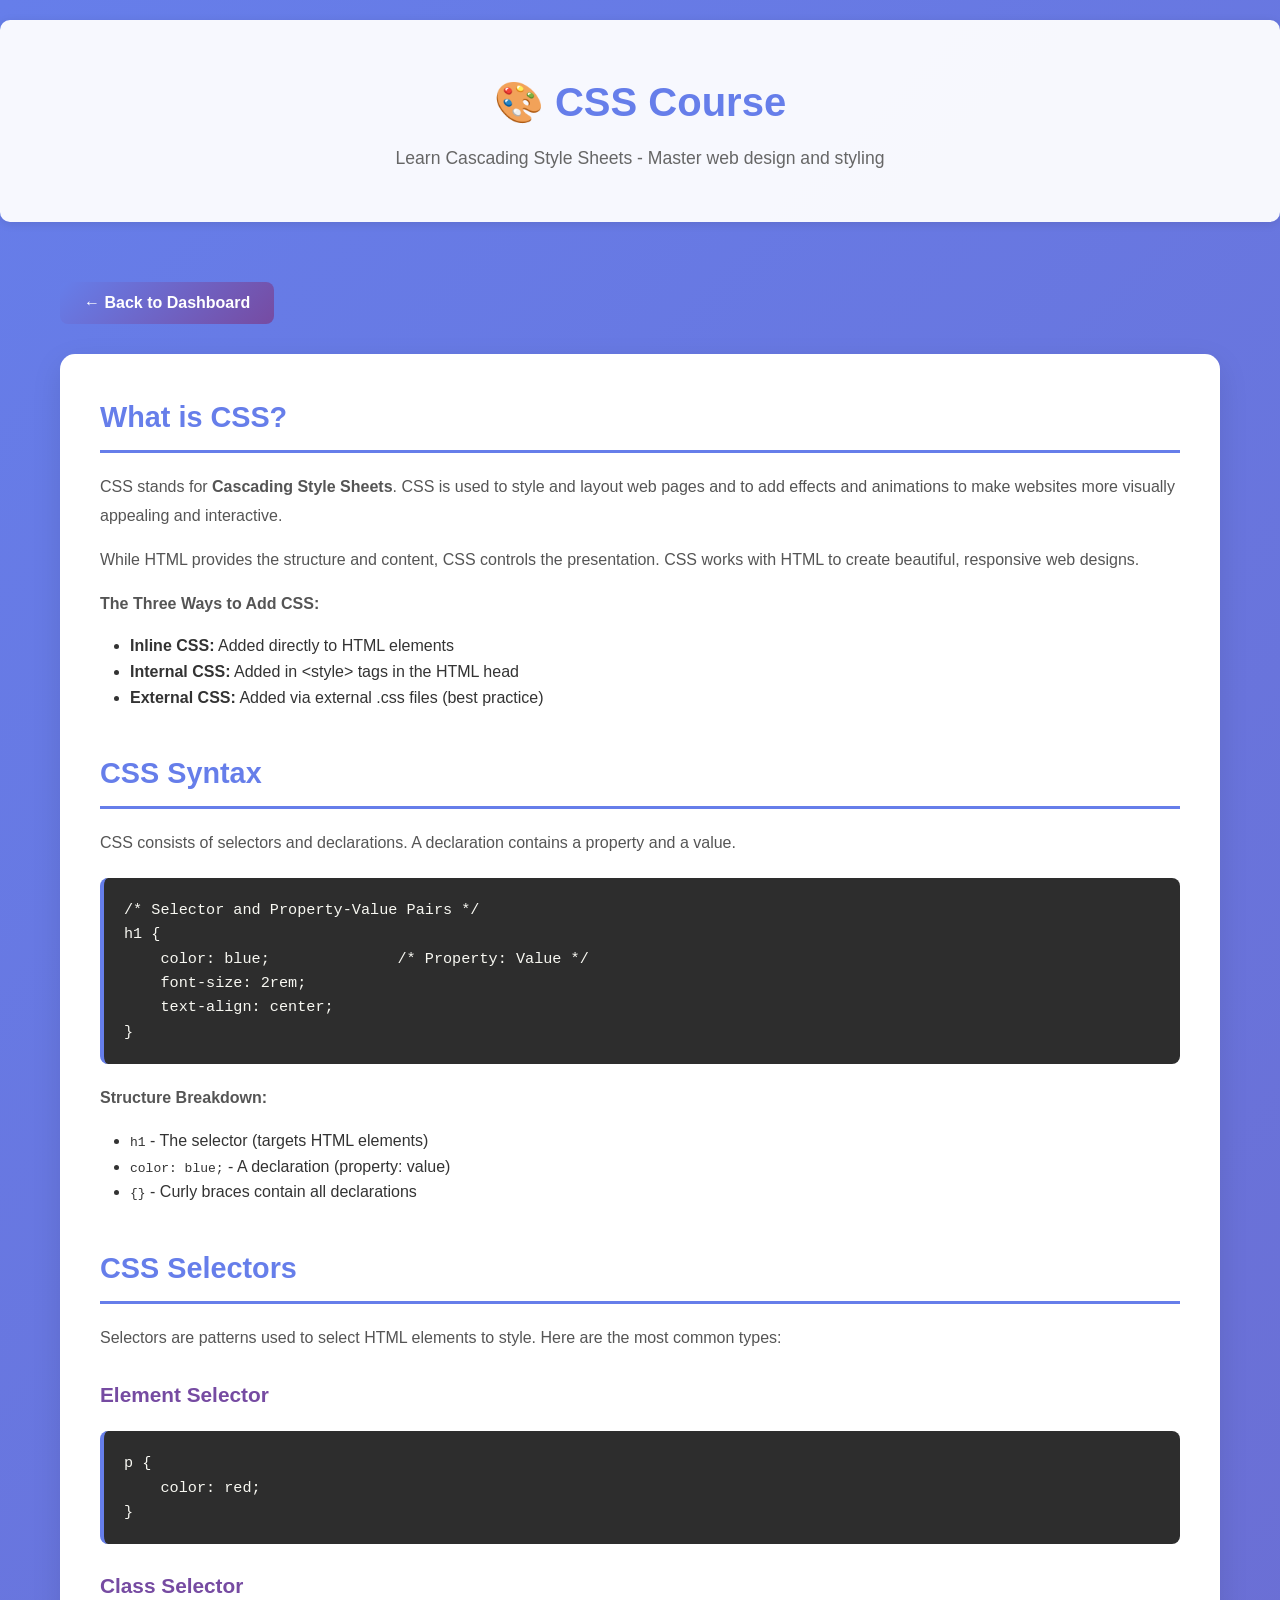
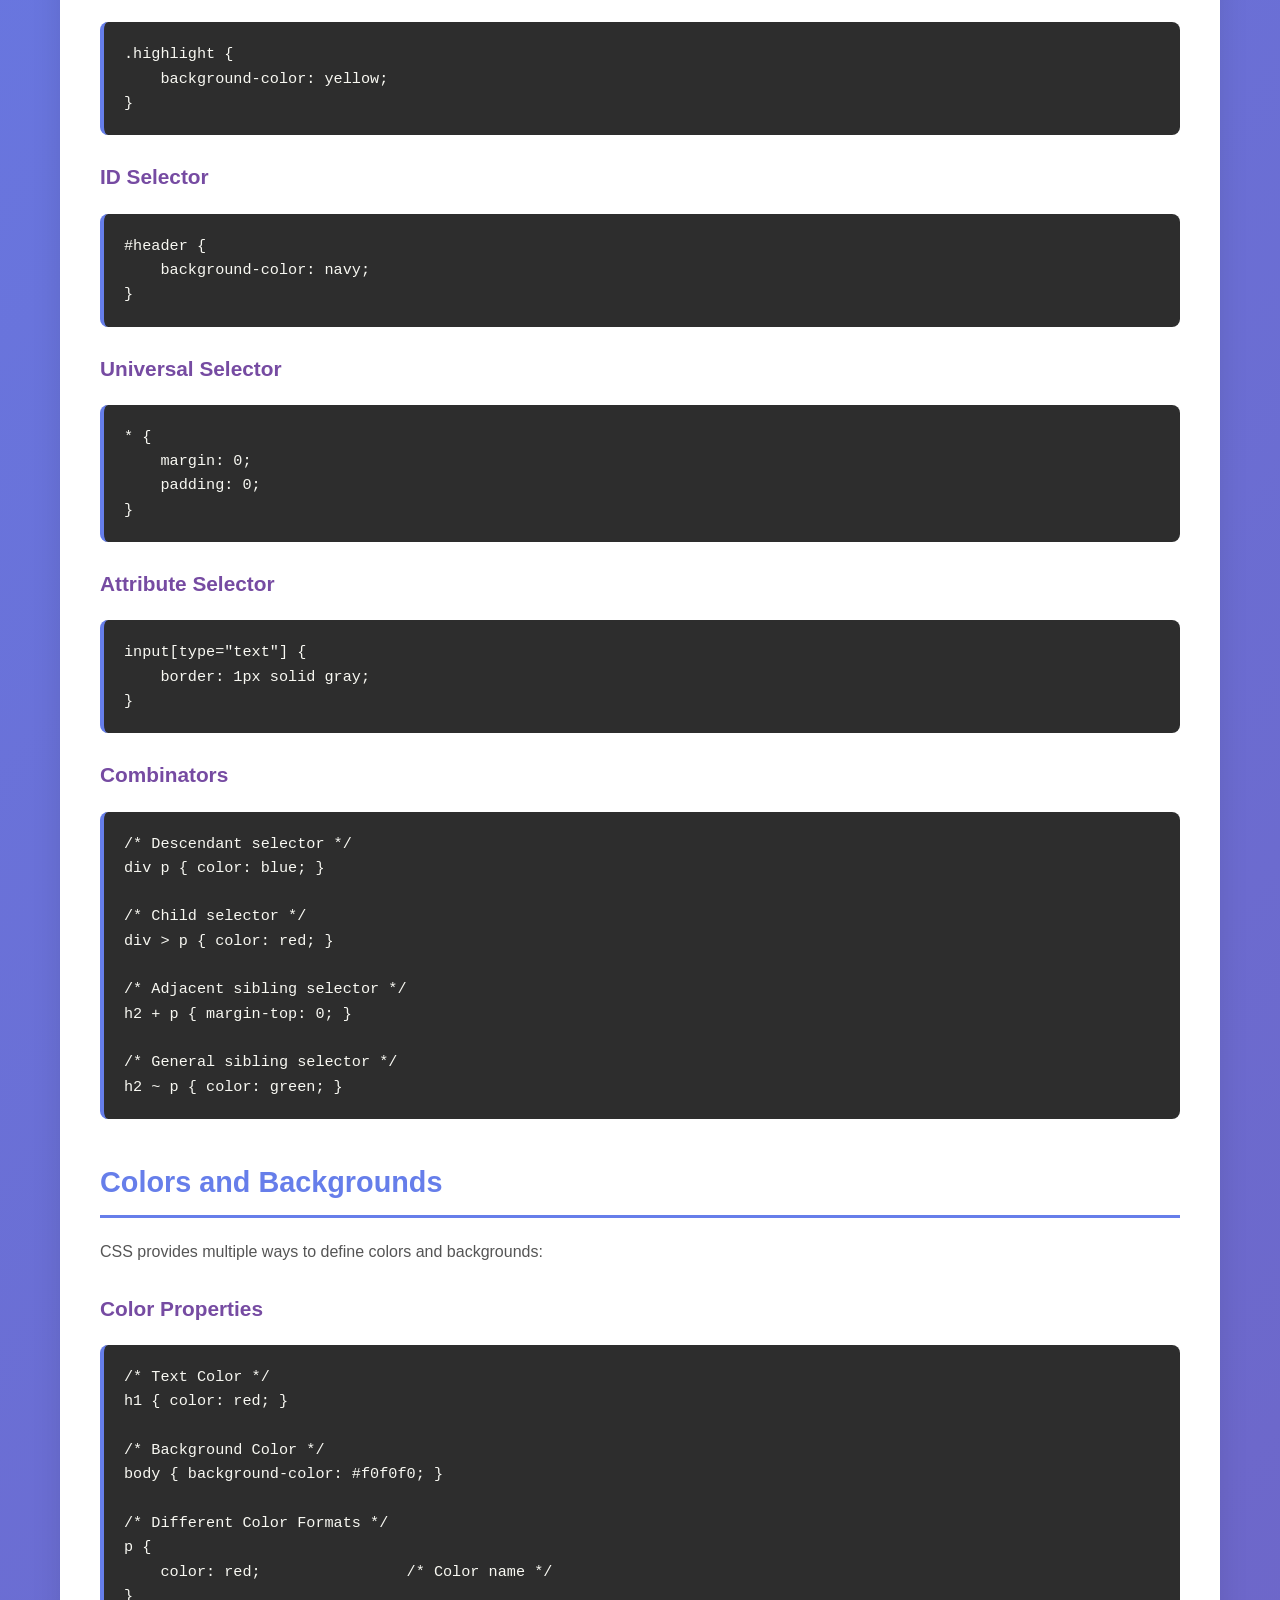
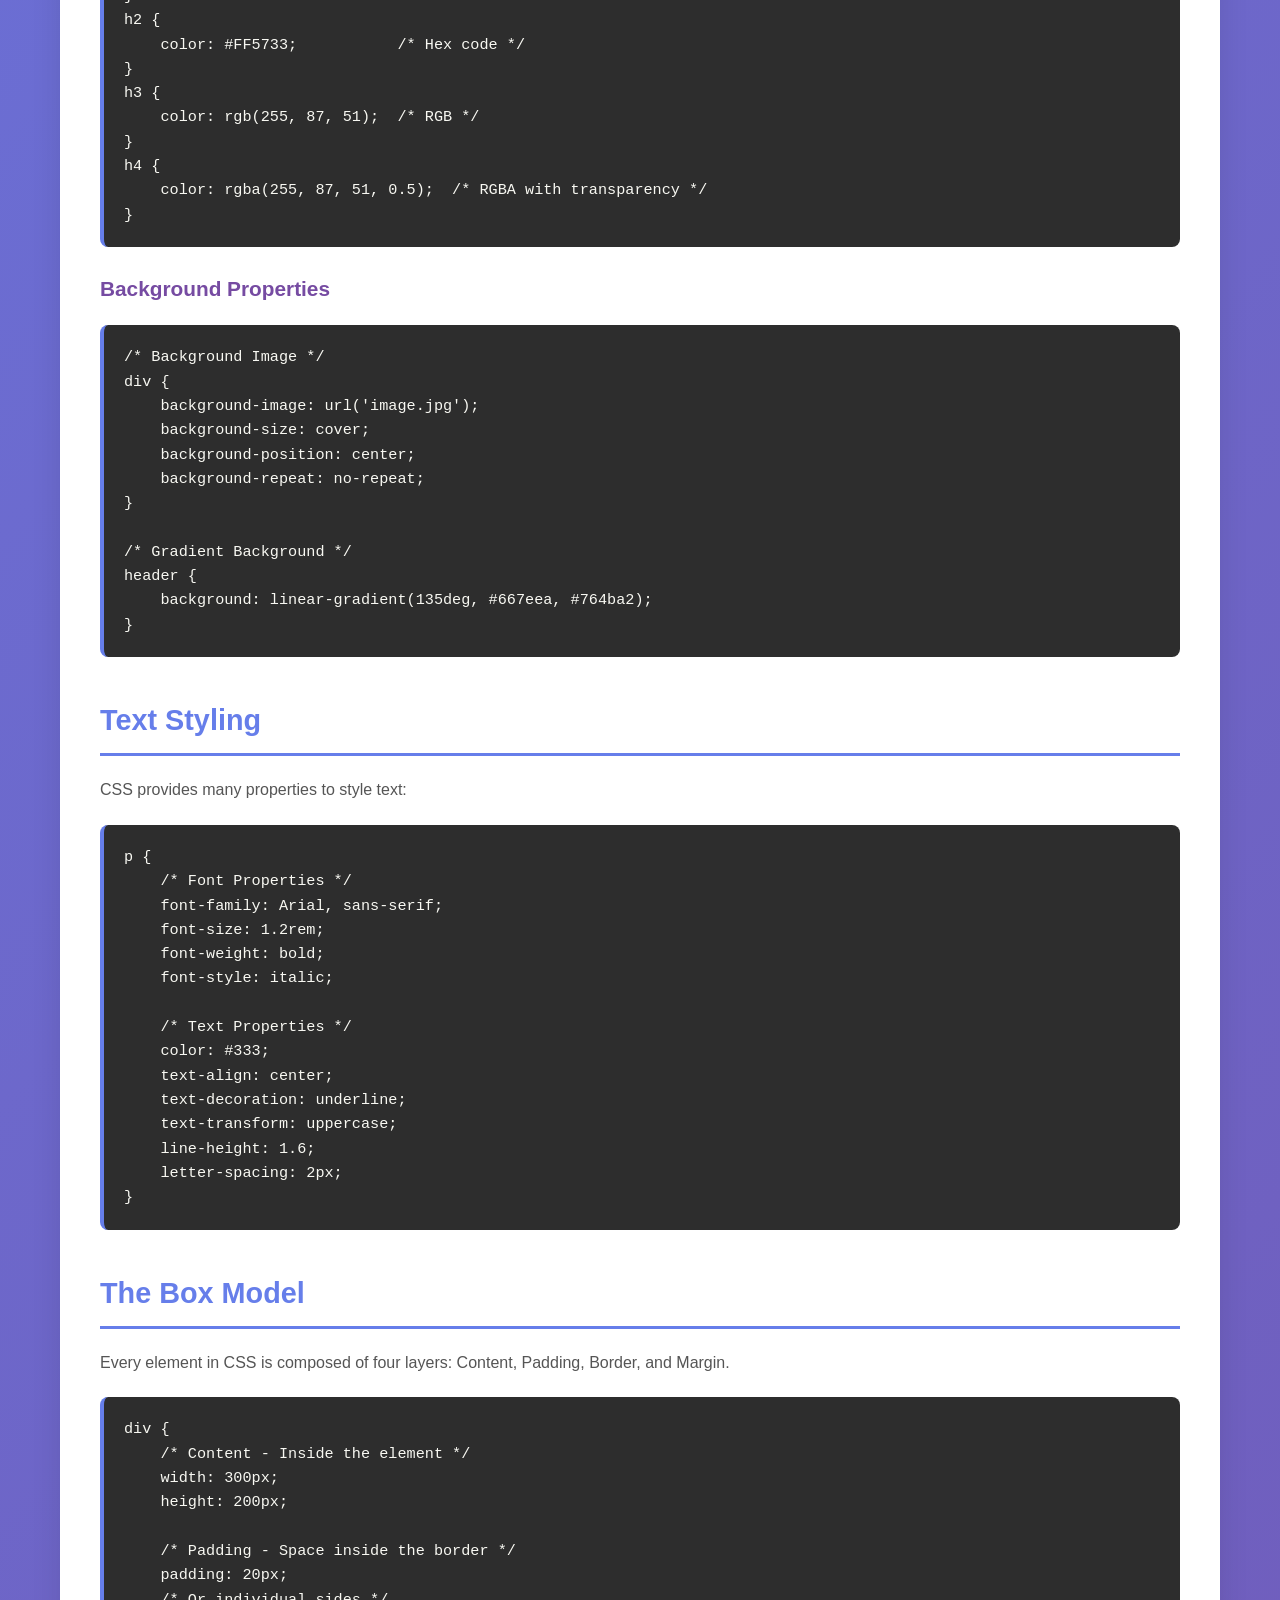
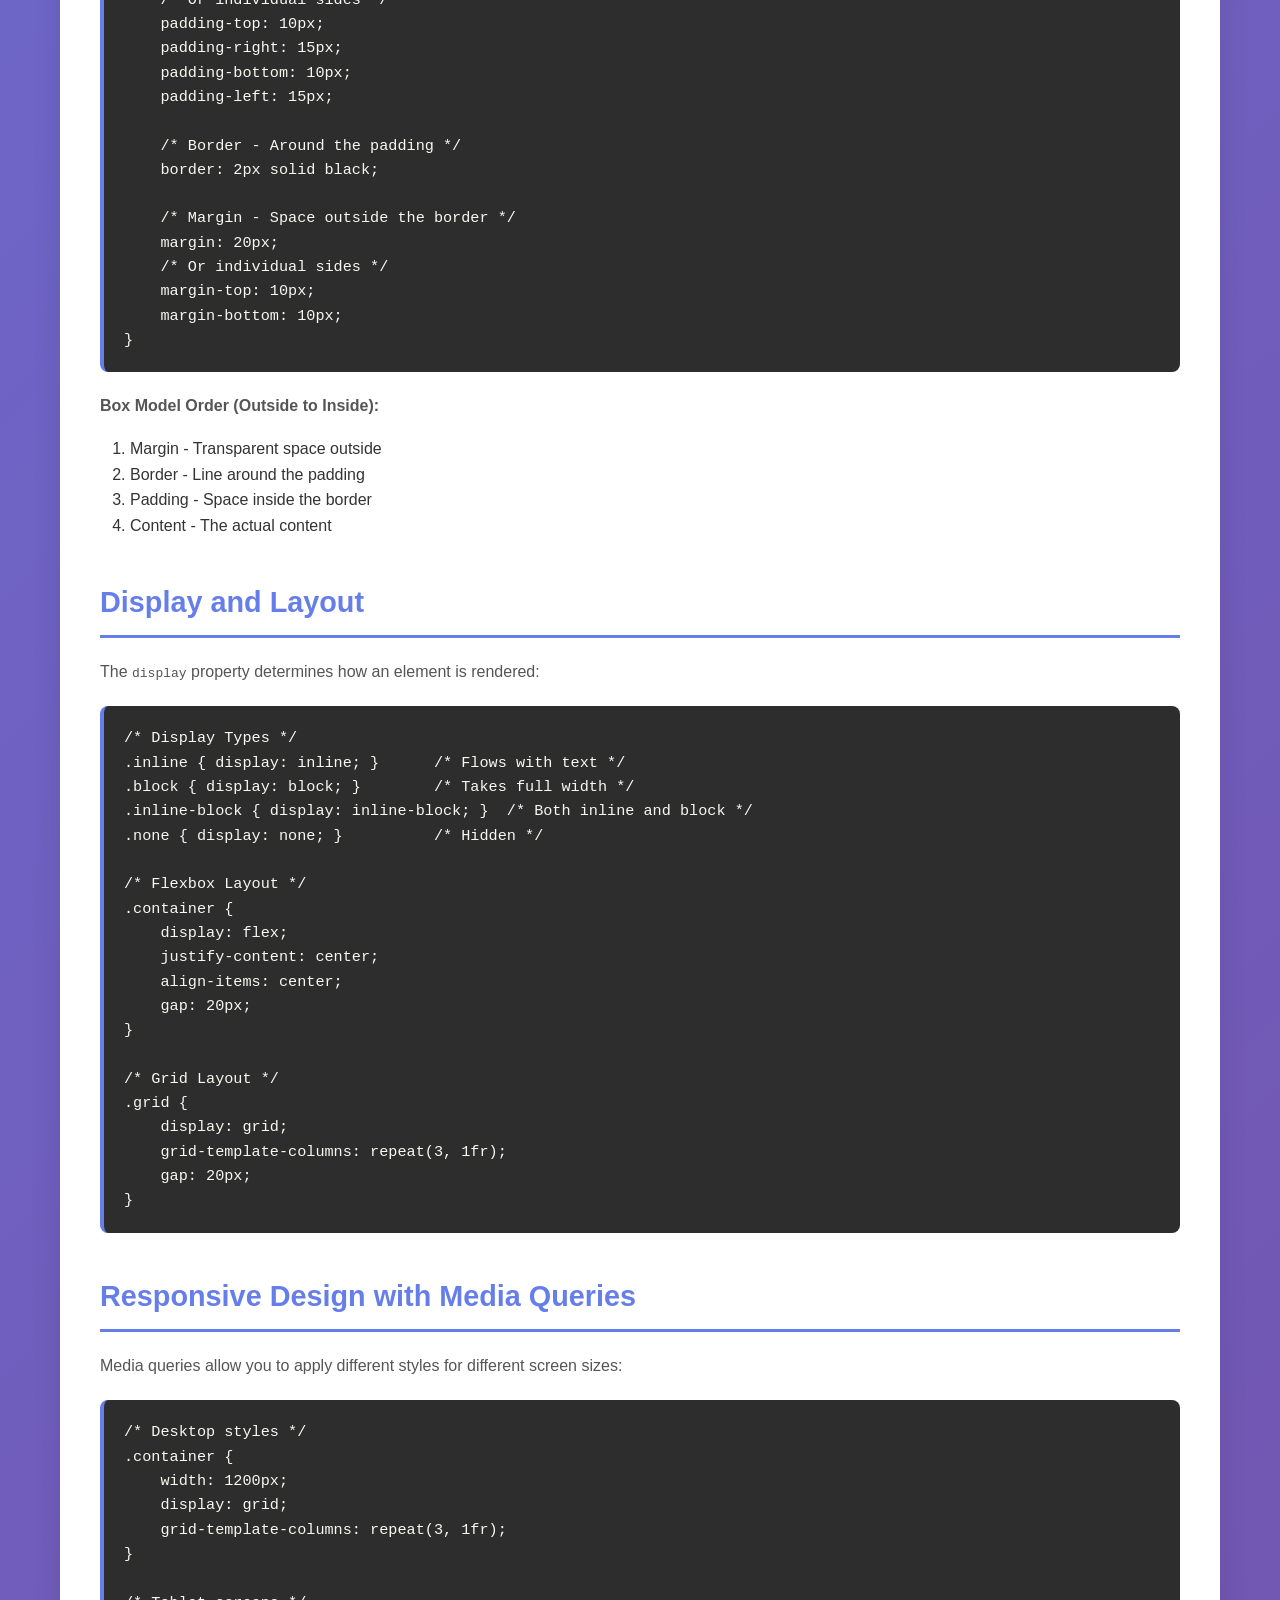
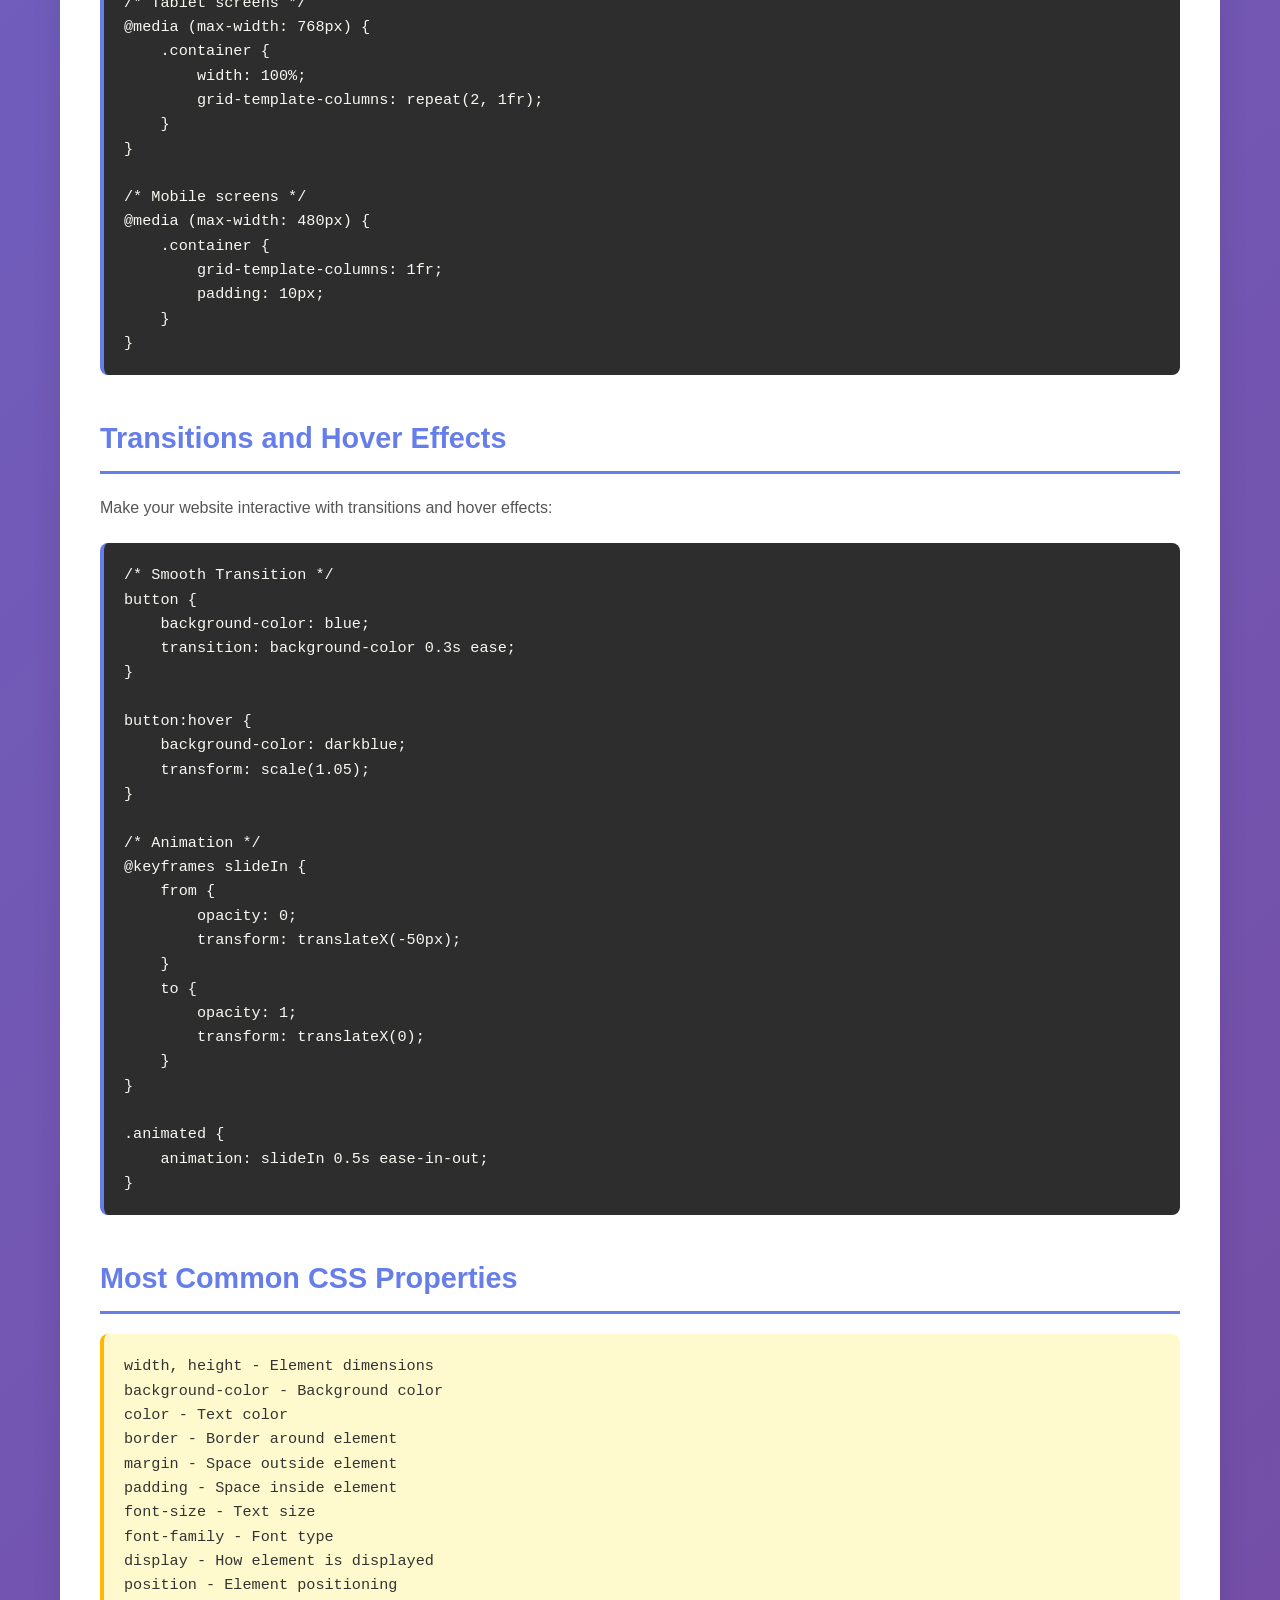
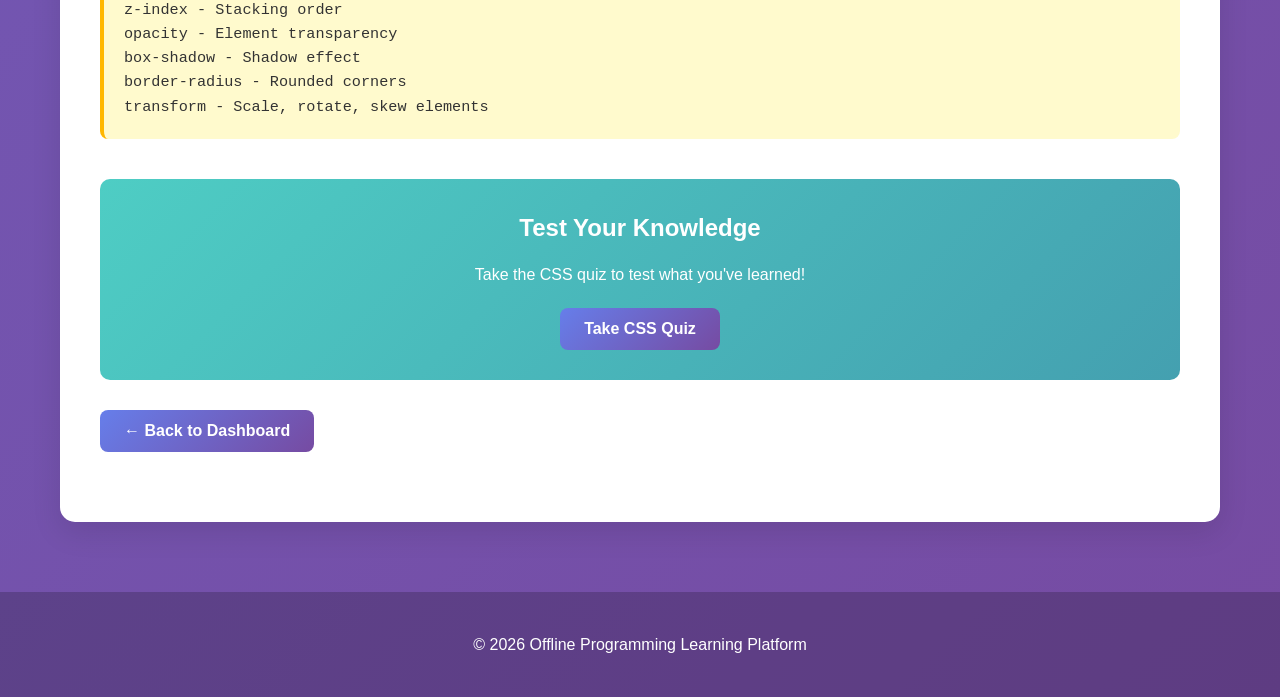
<file: offline-platform/css-course.html>
<!DOCTYPE html>
<html lang="en">
<head>
    <meta charset="UTF-8">
    <meta name="viewport" content="width=device-width, initial-scale=1.0">
    <title>CSS Course - Offline Learning Platform</title>
    <link rel="stylesheet" href="css/style.css">
</head>
<body>
    <!-- Header Section -->
    <header>
        <div class="container">
            <h1>🎨 CSS Course</h1>
            <p>Learn Cascading Style Sheets - Master web design and styling</p>
        </div>
    </header>

    <!-- Main Content -->
    <main>
        <div class="container">
            <!-- Back Button -->
            <button class="btn btn-back" onclick="goToDashboard()">← Back to Dashboard</button>

            <!-- Course Content -->
            <div class="course-content">
                <!-- Section 1: What is CSS -->
                <div class="course-section">
                    <h2>What is CSS?</h2>
                    <p>CSS stands for <strong>Cascading Style Sheets</strong>. CSS is used to style and layout web pages and to add effects and animations to make websites more visually appealing and interactive.</p>
                    <p>While HTML provides the structure and content, CSS controls the presentation. CSS works with HTML to create beautiful, responsive web designs.</p>
                    <p><strong>The Three Ways to Add CSS:</strong></p>
                    <ul style="margin: 15px 0; padding-left: 30px;">
                        <li><strong>Inline CSS:</strong> Added directly to HTML elements</li>
                        <li><strong>Internal CSS:</strong> Added in &lt;style&gt; tags in the HTML head</li>
                        <li><strong>External CSS:</strong> Added via external .css files (best practice)</li>
                    </ul>
                </div>

                <!-- Section 2: Basic Syntax -->
                <div class="course-section">
                    <h2>CSS Syntax</h2>
                    <p>CSS consists of selectors and declarations. A declaration contains a property and a value.</p>
                    
                    <div class="code-block syntax-css">
                        <code>/* Selector and Property-Value Pairs */
h1 {
    color: blue;              /* Property: Value */
    font-size: 2rem;
    text-align: center;
}</code>
                    </div>

                    <p><strong>Structure Breakdown:</strong></p>
                    <ul style="margin: 15px 0; padding-left: 30px;">
                        <li><code>h1</code> - The selector (targets HTML elements)</li>
                        <li><code>color: blue;</code> - A declaration (property: value)</li>
                        <li><code>{}</code> - Curly braces contain all declarations</li>
                    </ul>
                </div>

                <!-- Section 3: Selectors -->
                <div class="course-section">
                    <h2>CSS Selectors</h2>
                    <p>Selectors are patterns used to select HTML elements to style. Here are the most common types:</p>
                    
                    <h3>Element Selector</h3>
                    <div class="code-block syntax-css">
                        <code>p {
    color: red;
}</code>
                    </div>

                    <h3>Class Selector</h3>
                    <div class="code-block syntax-css">
                        <code>.highlight {
    background-color: yellow;
}</code>
                    </div>

                    <h3>ID Selector</h3>
                    <div class="code-block syntax-css">
                        <code>#header {
    background-color: navy;
}</code>
                    </div>

                    <h3>Universal Selector</h3>
                    <div class="code-block syntax-css">
                        <code>* {
    margin: 0;
    padding: 0;
}</code>
                    </div>

                    <h3>Attribute Selector</h3>
                    <div class="code-block syntax-css">
                        <code>input[type="text"] {
    border: 1px solid gray;
}</code>
                    </div>

                    <h3>Combinators</h3>
                    <div class="code-block syntax-css">
                        <code>/* Descendant selector */
div p { color: blue; }

/* Child selector */
div > p { color: red; }

/* Adjacent sibling selector */
h2 + p { margin-top: 0; }

/* General sibling selector */
h2 ~ p { color: green; }</code>
                    </div>
                </div>

                <!-- Section 4: Colors and Backgrounds -->
                <div class="course-section">
                    <h2>Colors and Backgrounds</h2>
                    <p>CSS provides multiple ways to define colors and backgrounds:</p>
                    
                    <h3>Color Properties</h3>
                    <div class="code-block syntax-css">
                        <code>/* Text Color */
h1 { color: red; }

/* Background Color */
body { background-color: #f0f0f0; }

/* Different Color Formats */
p {
    color: red;                /* Color name */
}
h2 {
    color: #FF5733;           /* Hex code */
}
h3 {
    color: rgb(255, 87, 51);  /* RGB */
}
h4 {
    color: rgba(255, 87, 51, 0.5);  /* RGBA with transparency */
}</code>
                    </div>

                    <h3>Background Properties</h3>
                    <div class="code-block syntax-css">
                        <code>/* Background Image */
div {
    background-image: url('image.jpg');
    background-size: cover;
    background-position: center;
    background-repeat: no-repeat;
}

/* Gradient Background */
header {
    background: linear-gradient(135deg, #667eea, #764ba2);
}</code>
                    </div>
                </div>

                <!-- Section 5: Text Styling -->
                <div class="course-section">
                    <h2>Text Styling</h2>
                    <p>CSS provides many properties to style text:</p>
                    
                    <div class="code-block syntax-css">
                        <code>p {
    /* Font Properties */
    font-family: Arial, sans-serif;
    font-size: 1.2rem;
    font-weight: bold;
    font-style: italic;
    
    /* Text Properties */
    color: #333;
    text-align: center;
    text-decoration: underline;
    text-transform: uppercase;
    line-height: 1.6;
    letter-spacing: 2px;
}</code>
                    </div>
                </div>

                <!-- Section 6: Box Model -->
                <div class="course-section">
                    <h2>The Box Model</h2>
                    <p>Every element in CSS is composed of four layers: Content, Padding, Border, and Margin.</p>
                    
                    <div class="code-block syntax-css">
                        <code>div {
    /* Content - Inside the element */
    width: 300px;
    height: 200px;
    
    /* Padding - Space inside the border */
    padding: 20px;
    /* Or individual sides */
    padding-top: 10px;
    padding-right: 15px;
    padding-bottom: 10px;
    padding-left: 15px;
    
    /* Border - Around the padding */
    border: 2px solid black;
    
    /* Margin - Space outside the border */
    margin: 20px;
    /* Or individual sides */
    margin-top: 10px;
    margin-bottom: 10px;
}</code>
                    </div>

                    <p><strong>Box Model Order (Outside to Inside):</strong></p>
                    <ol style="margin: 15px 0; padding-left: 30px;">
                        <li>Margin - Transparent space outside</li>
                        <li>Border - Line around the padding</li>
                        <li>Padding - Space inside the border</li>
                        <li>Content - The actual content</li>
                    </ol>
                </div>

                <!-- Section 7: Display and Layout -->
                <div class="course-section">
                    <h2>Display and Layout</h2>
                    <p>The <code>display</code> property determines how an element is rendered:</p>
                    
                    <div class="code-block syntax-css">
                        <code>/* Display Types */
.inline { display: inline; }      /* Flows with text */
.block { display: block; }        /* Takes full width */
.inline-block { display: inline-block; }  /* Both inline and block */
.none { display: none; }          /* Hidden */

/* Flexbox Layout */
.container {
    display: flex;
    justify-content: center;
    align-items: center;
    gap: 20px;
}

/* Grid Layout */
.grid {
    display: grid;
    grid-template-columns: repeat(3, 1fr);
    gap: 20px;
}</code>
                    </div>
                </div>

                <!-- Section 8: Responsive Design -->
                <div class="course-section">
                    <h2>Responsive Design with Media Queries</h2>
                    <p>Media queries allow you to apply different styles for different screen sizes:</p>
                    
                    <div class="code-block syntax-css">
                        <code>/* Desktop styles */
.container {
    width: 1200px;
    display: grid;
    grid-template-columns: repeat(3, 1fr);
}

/* Tablet screens */
@media (max-width: 768px) {
    .container {
        width: 100%;
        grid-template-columns: repeat(2, 1fr);
    }
}

/* Mobile screens */
@media (max-width: 480px) {
    .container {
        grid-template-columns: 1fr;
        padding: 10px;
    }
}</code>
                    </div>
                </div>

                <!-- Section 9: Transitions and Animations -->
                <div class="course-section">
                    <h2>Transitions and Hover Effects</h2>
                    <p>Make your website interactive with transitions and hover effects:</p>
                    
                    <div class="code-block syntax-css">
                        <code>/* Smooth Transition */
button {
    background-color: blue;
    transition: background-color 0.3s ease;
}

button:hover {
    background-color: darkblue;
    transform: scale(1.05);
}

/* Animation */
@keyframes slideIn {
    from {
        opacity: 0;
        transform: translateX(-50px);
    }
    to {
        opacity: 1;
        transform: translateX(0);
    }
}

.animated {
    animation: slideIn 0.5s ease-in-out;
}</code>
                    </div>
                </div>

                <!-- Section 10: Common Properties -->
                <div class="course-section">
                    <h2>Most Common CSS Properties</h2>
                    <div class="code-block highlight">
                        <code>width, height - Element dimensions
background-color - Background color
color - Text color
border - Border around element
margin - Space outside element
padding - Space inside element
font-size - Text size
font-family - Font type
display - How element is displayed
position - Element positioning
z-index - Stacking order
opacity - Element transparency
box-shadow - Shadow effect
border-radius - Rounded corners
transform - Scale, rotate, skew elements</code>
                    </div>
                </div>

                <!-- Quiz Section -->
                <div style="background: linear-gradient(135deg, #4ecdc4 0%, #44a0b0 100%); color: white; padding: 30px; border-radius: 10px; margin-top: 40px; text-align: center;">
                    <h2 style="color: white; margin-bottom: 15px;">Test Your Knowledge</h2>
                    <p style="margin-bottom: 20px;">Take the CSS quiz to test what you've learned!</p>
                    <button class="btn btn-primary" onclick="goToQuiz('css')">Take CSS Quiz</button>
                </div>

                <!-- Back Button -->
                <div style="text-align: center; margin-top: 30px;">
                    <button class="btn btn-back" onclick="goToDashboard()">← Back to Dashboard</button>
                </div>
            </div>
        </div>
    </main>

    <!-- Footer -->
    <footer style="background: rgba(0,0,0,0.2); color: white; padding: 20px; text-align: center; margin-top: 50px;">
        <div class="container">
            <p>&copy; 2026 Offline Programming Learning Platform</p>
        </div>
    </footer>

    <!-- Scripts -->
    <script src="js/navigation.js"></script>
</body>
</html>
</file>
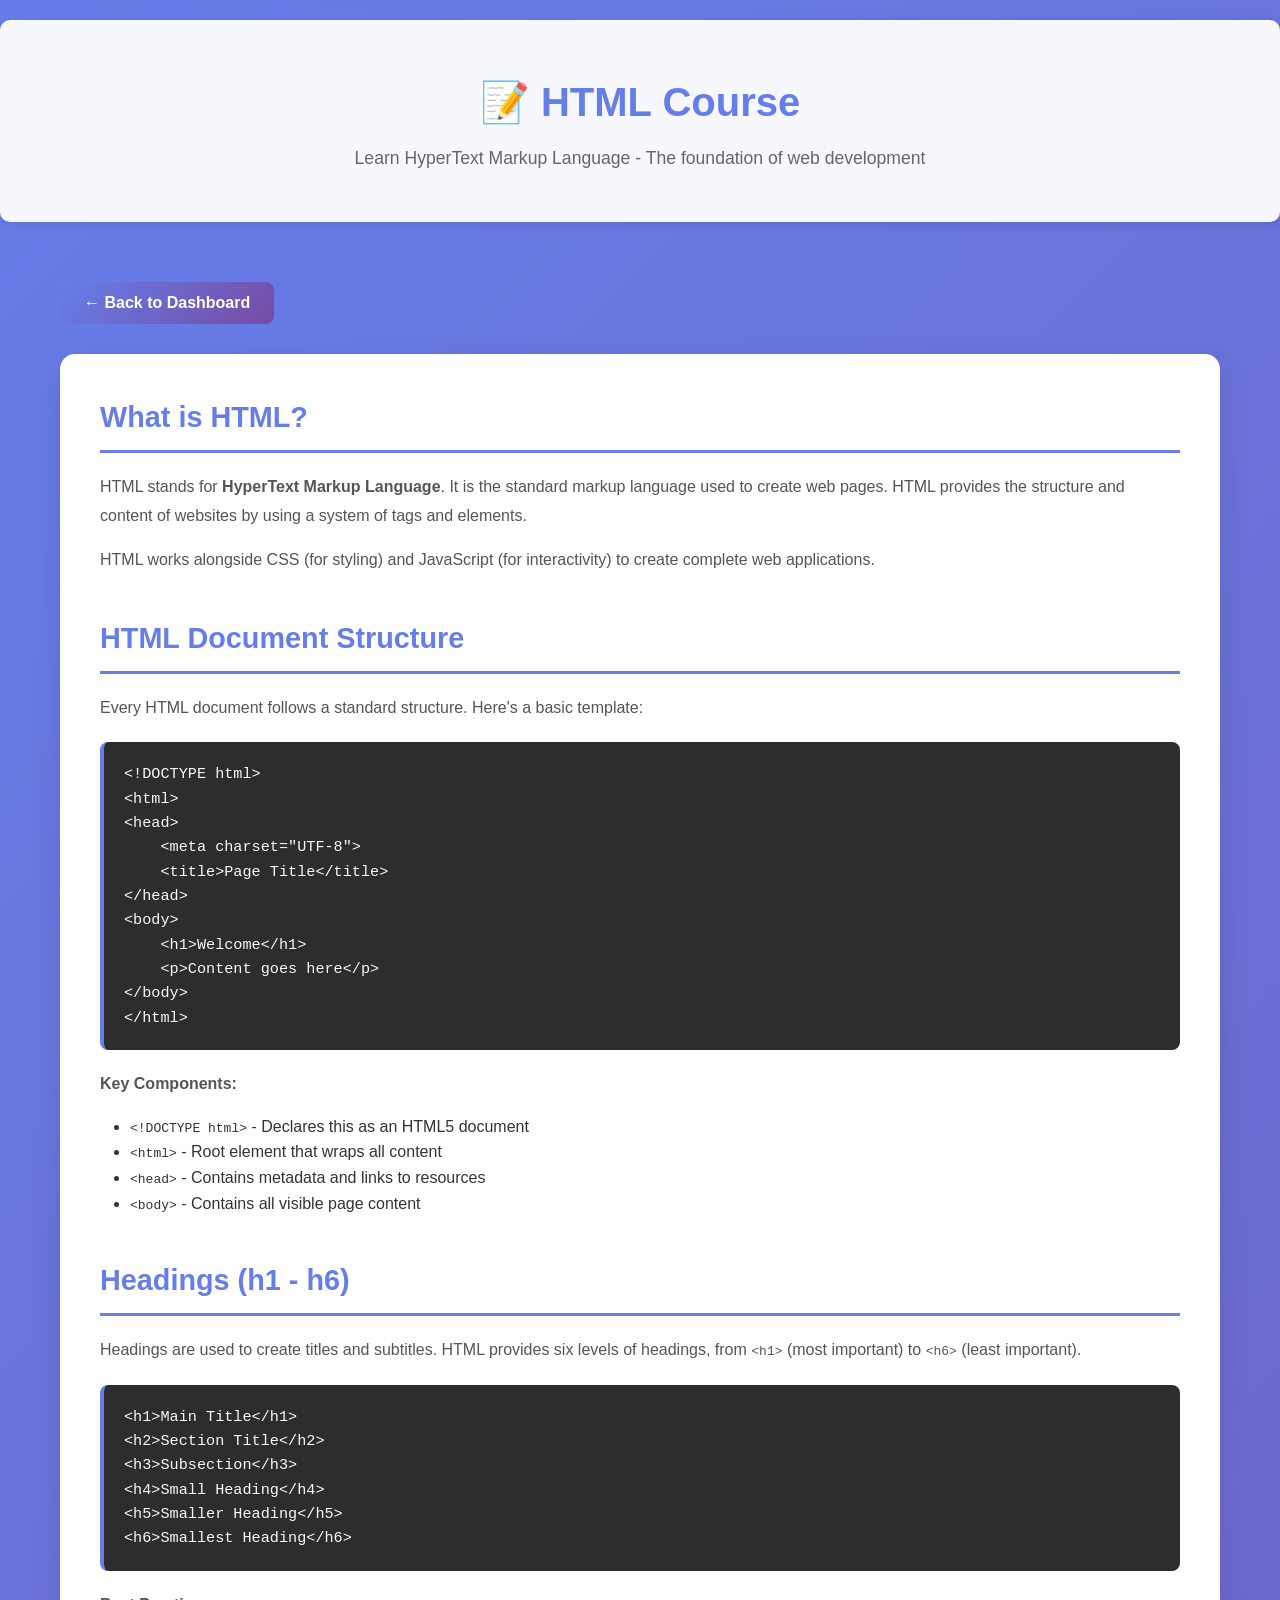
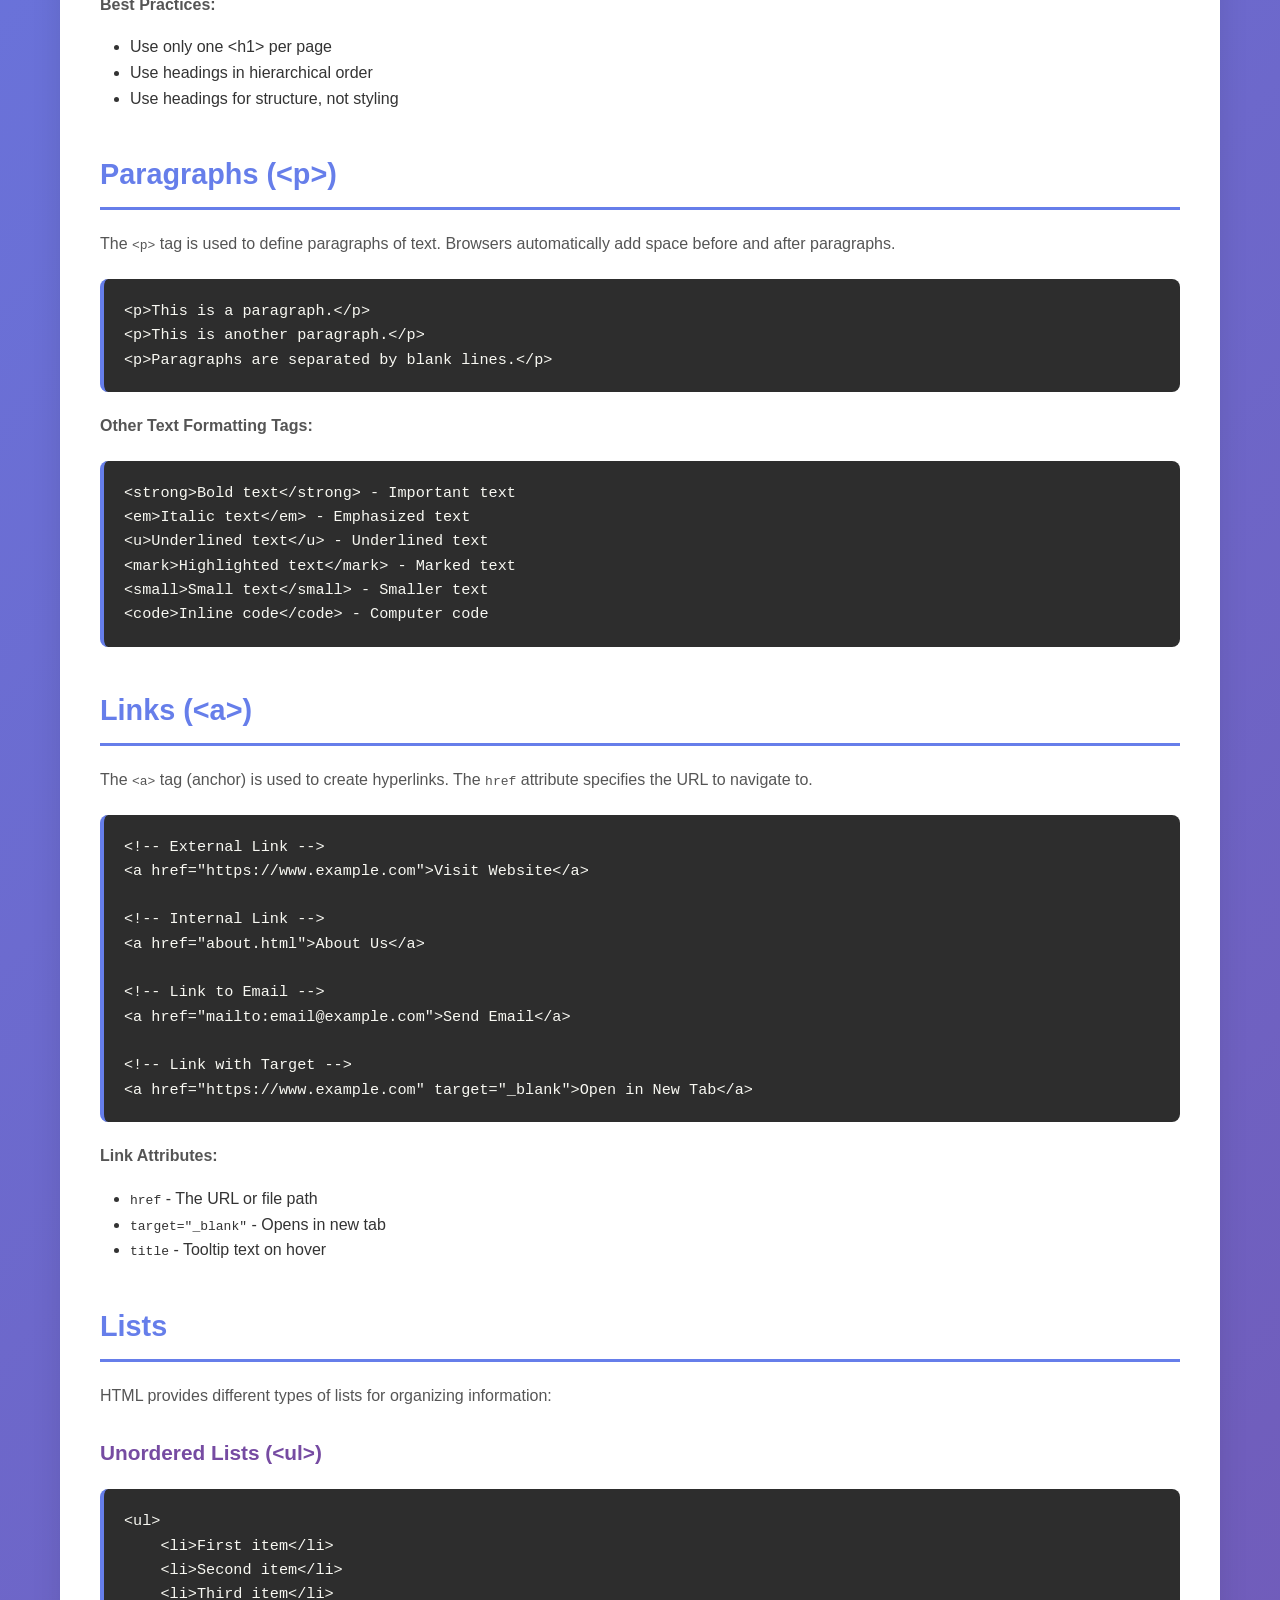
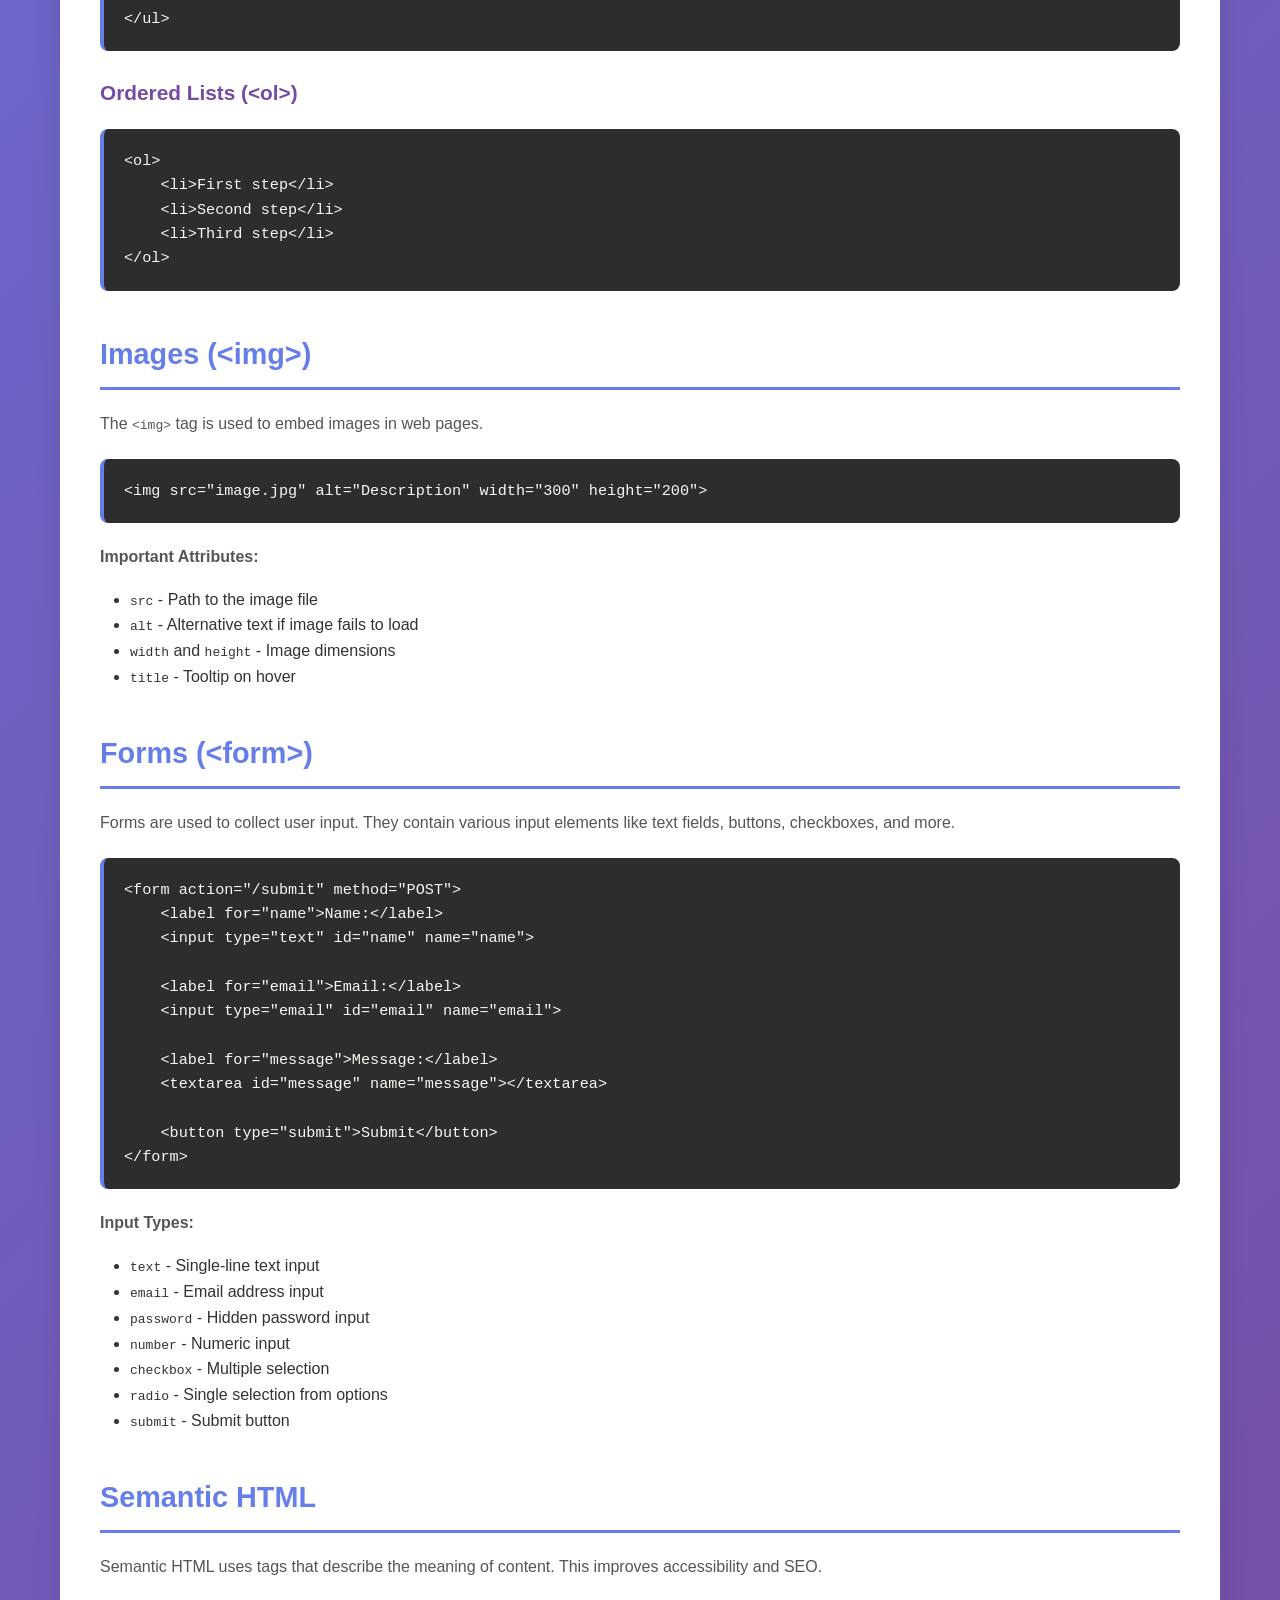
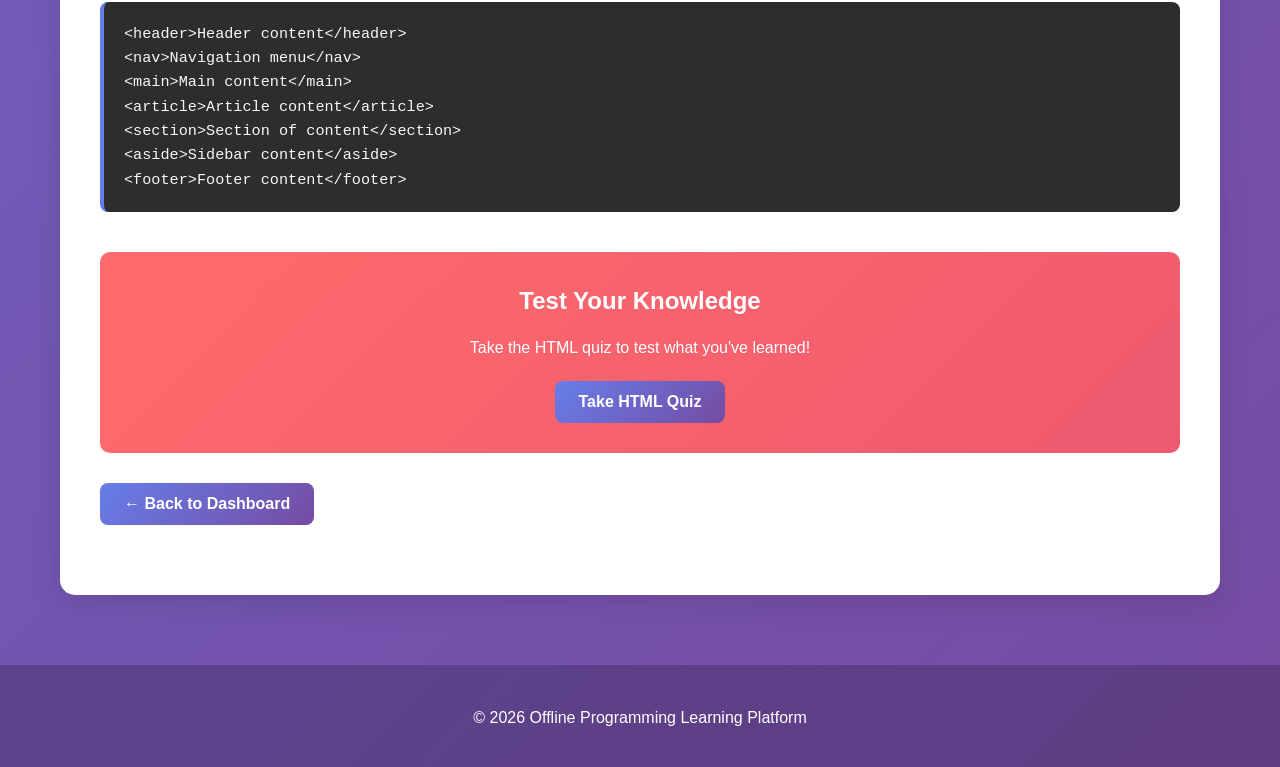
<file: offline-platform/html-course.html>
<!DOCTYPE html>
<html lang="en">
<head>
    <meta charset="UTF-8">
    <meta name="viewport" content="width=device-width, initial-scale=1.0">
    <title>HTML Course - Offline Learning Platform</title>
    <link rel="stylesheet" href="css/style.css">
</head>
<body>
    <!-- Header Section -->
    <header>
        <div class="container">
            <h1>📝 HTML Course</h1>
            <p>Learn HyperText Markup Language - The foundation of web development</p>
        </div>
    </header>

    <!-- Main Content -->
    <main>
        <div class="container">
            <!-- Back Button -->
            <button class="btn btn-back" onclick="goToDashboard()">← Back to Dashboard</button>

            <!-- Course Content -->
            <div class="course-content">
                <!-- Section 1: What is HTML -->
                <div class="course-section">
                    <h2>What is HTML?</h2>
                    <p>HTML stands for <strong>HyperText Markup Language</strong>. It is the standard markup language used to create web pages. HTML provides the structure and content of websites by using a system of tags and elements.</p>
                    <p>HTML works alongside CSS (for styling) and JavaScript (for interactivity) to create complete web applications.</p>
                </div>

                <!-- Section 2: Basic Structure -->
                <div class="course-section">
                    <h2>HTML Document Structure</h2>
                    <p>Every HTML document follows a standard structure. Here's a basic template:</p>
                    
                    <div class="code-block syntax-html">
                        <code>&lt;!DOCTYPE html&gt;
&lt;html&gt;
&lt;head&gt;
    &lt;meta charset="UTF-8"&gt;
    &lt;title&gt;Page Title&lt;/title&gt;
&lt;/head&gt;
&lt;body&gt;
    &lt;h1&gt;Welcome&lt;/h1&gt;
    &lt;p&gt;Content goes here&lt;/p&gt;
&lt;/body&gt;
&lt;/html&gt;</code>
                    </div>

                    <p><strong>Key Components:</strong></p>
                    <ul style="margin: 15px 0; padding-left: 30px;">
                        <li><code>&lt;!DOCTYPE html&gt;</code> - Declares this as an HTML5 document</li>
                        <li><code>&lt;html&gt;</code> - Root element that wraps all content</li>
                        <li><code>&lt;head&gt;</code> - Contains metadata and links to resources</li>
                        <li><code>&lt;body&gt;</code> - Contains all visible page content</li>
                    </ul>
                </div>

                <!-- Section 3: Headings -->
                <div class="course-section">
                    <h2>Headings (h1 - h6)</h2>
                    <p>Headings are used to create titles and subtitles. HTML provides six levels of headings, from <code>&lt;h1&gt;</code> (most important) to <code>&lt;h6&gt;</code> (least important).</p>
                    
                    <div class="code-block syntax-html">
                        <code>&lt;h1&gt;Main Title&lt;/h1&gt;
&lt;h2&gt;Section Title&lt;/h2&gt;
&lt;h3&gt;Subsection&lt;/h3&gt;
&lt;h4&gt;Small Heading&lt;/h4&gt;
&lt;h5&gt;Smaller Heading&lt;/h5&gt;
&lt;h6&gt;Smallest Heading&lt;/h6&gt;</code>
                    </div>

                    <p><strong>Best Practices:</strong></p>
                    <ul style="margin: 15px 0; padding-left: 30px;">
                        <li>Use only one &lt;h1&gt; per page</li>
                        <li>Use headings in hierarchical order</li>
                        <li>Use headings for structure, not styling</li>
                    </ul>
                </div>

                <!-- Section 4: Paragraphs -->
                <div class="course-section">
                    <h2>Paragraphs (&lt;p&gt;)</h2>
                    <p>The <code>&lt;p&gt;</code> tag is used to define paragraphs of text. Browsers automatically add space before and after paragraphs.</p>
                    
                    <div class="code-block syntax-html">
                        <code>&lt;p&gt;This is a paragraph.&lt;/p&gt;
&lt;p&gt;This is another paragraph.&lt;/p&gt;
&lt;p&gt;Paragraphs are separated by blank lines.&lt;/p&gt;</code>
                    </div>

                    <p><strong>Other Text Formatting Tags:</strong></p>
                    <div class="code-block syntax-html">
                        <code>&lt;strong&gt;Bold text&lt;/strong&gt; - Important text
&lt;em&gt;Italic text&lt;/em&gt; - Emphasized text
&lt;u&gt;Underlined text&lt;/u&gt; - Underlined text
&lt;mark&gt;Highlighted text&lt;/mark&gt; - Marked text
&lt;small&gt;Small text&lt;/small&gt; - Smaller text
&lt;code&gt;Inline code&lt;/code&gt; - Computer code</code>
                    </div>
                </div>

                <!-- Section 5: Links -->
                <div class="course-section">
                    <h2>Links (&lt;a&gt;)</h2>
                    <p>The <code>&lt;a&gt;</code> tag (anchor) is used to create hyperlinks. The <code>href</code> attribute specifies the URL to navigate to.</p>
                    
                    <div class="code-block syntax-html">
                        <code>&lt;!-- External Link --&gt;
&lt;a href="https://www.example.com"&gt;Visit Website&lt;/a&gt;

&lt;!-- Internal Link --&gt;
&lt;a href="about.html"&gt;About Us&lt;/a&gt;

&lt;!-- Link to Email --&gt;
&lt;a href="mailto:email@example.com"&gt;Send Email&lt;/a&gt;

&lt;!-- Link with Target --&gt;
&lt;a href="https://www.example.com" target="_blank"&gt;Open in New Tab&lt;/a&gt;</code>
                    </div>

                    <p><strong>Link Attributes:</strong></p>
                    <ul style="margin: 15px 0; padding-left: 30px;">
                        <li><code>href</code> - The URL or file path</li>
                        <li><code>target="_blank"</code> - Opens in new tab</li>
                        <li><code>title</code> - Tooltip text on hover</li>
                    </ul>
                </div>

                <!-- Section 6: Lists -->
                <div class="course-section">
                    <h2>Lists</h2>
                    <p>HTML provides different types of lists for organizing information:</p>
                    
                    <h3>Unordered Lists (&lt;ul&gt;)</h3>
                    <div class="code-block syntax-html">
                        <code>&lt;ul&gt;
    &lt;li&gt;First item&lt;/li&gt;
    &lt;li&gt;Second item&lt;/li&gt;
    &lt;li&gt;Third item&lt;/li&gt;
&lt;/ul&gt;</code>
                    </div>

                    <h3>Ordered Lists (&lt;ol&gt;)</h3>
                    <div class="code-block syntax-html">
                        <code>&lt;ol&gt;
    &lt;li&gt;First step&lt;/li&gt;
    &lt;li&gt;Second step&lt;/li&gt;
    &lt;li&gt;Third step&lt;/li&gt;
&lt;/ol&gt;</code>
                    </div>
                </div>

                <!-- Section 7: Images -->
                <div class="course-section">
                    <h2>Images (&lt;img&gt;)</h2>
                    <p>The <code>&lt;img&gt;</code> tag is used to embed images in web pages.</p>
                    
                    <div class="code-block syntax-html">
                        <code>&lt;img src="image.jpg" alt="Description" width="300" height="200"&gt;</code>
                    </div>

                    <p><strong>Important Attributes:</strong></p>
                    <ul style="margin: 15px 0; padding-left: 30px;">
                        <li><code>src</code> - Path to the image file</li>
                        <li><code>alt</code> - Alternative text if image fails to load</li>
                        <li><code>width</code> and <code>height</code> - Image dimensions</li>
                        <li><code>title</code> - Tooltip on hover</li>
                    </ul>
                </div>

                <!-- Section 8: Forms -->
                <div class="course-section">
                    <h2>Forms (&lt;form&gt;)</h2>
                    <p>Forms are used to collect user input. They contain various input elements like text fields, buttons, checkboxes, and more.</p>
                    
                    <div class="code-block syntax-html">
                        <code>&lt;form action="/submit" method="POST"&gt;
    &lt;label for="name"&gt;Name:&lt;/label&gt;
    &lt;input type="text" id="name" name="name"&gt;
    
    &lt;label for="email"&gt;Email:&lt;/label&gt;
    &lt;input type="email" id="email" name="email"&gt;
    
    &lt;label for="message"&gt;Message:&lt;/label&gt;
    &lt;textarea id="message" name="message"&gt;&lt;/textarea&gt;
    
    &lt;button type="submit"&gt;Submit&lt;/button&gt;
&lt;/form&gt;</code>
                    </div>

                    <p><strong>Input Types:</strong></p>
                    <ul style="margin: 15px 0; padding-left: 30px;">
                        <li><code>text</code> - Single-line text input</li>
                        <li><code>email</code> - Email address input</li>
                        <li><code>password</code> - Hidden password input</li>
                        <li><code>number</code> - Numeric input</li>
                        <li><code>checkbox</code> - Multiple selection</li>
                        <li><code>radio</code> - Single selection from options</li>
                        <li><code>submit</code> - Submit button</li>
                    </ul>
                </div>

                <!-- Section 9: Semantic HTML -->
                <div class="course-section">
                    <h2>Semantic HTML</h2>
                    <p>Semantic HTML uses tags that describe the meaning of content. This improves accessibility and SEO.</p>
                    
                    <div class="code-block syntax-html">
                        <code>&lt;header&gt;Header content&lt;/header&gt;
&lt;nav&gt;Navigation menu&lt;/nav&gt;
&lt;main&gt;Main content&lt;/main&gt;
&lt;article&gt;Article content&lt;/article&gt;
&lt;section&gt;Section of content&lt;/section&gt;
&lt;aside&gt;Sidebar content&lt;/aside&gt;
&lt;footer&gt;Footer content&lt;/footer&gt;</code>
                    </div>
                </div>

                <!-- Quiz Section -->
                <div style="background: linear-gradient(135deg, #ff6b6b 0%, #ee5a6f 100%); color: white; padding: 30px; border-radius: 10px; margin-top: 40px; text-align: center;">
                    <h2 style="color: white; margin-bottom: 15px;">Test Your Knowledge</h2>
                    <p style="margin-bottom: 20px;">Take the HTML quiz to test what you've learned!</p>
                    <button class="btn btn-primary" onclick="goToQuiz('html')">Take HTML Quiz</button>
                </div>

                <!-- Back Button -->
                <div style="text-align: center; margin-top: 30px;">
                    <button class="btn btn-back" onclick="goToDashboard()">← Back to Dashboard</button>
                </div>
            </div>
        </div>
    </main>

    <!-- Footer -->
    <footer style="background: rgba(0,0,0,0.2); color: white; padding: 20px; text-align: center; margin-top: 50px;">
        <div class="container">
            <p>&copy; 2026 Offline Programming Learning Platform</p>
        </div>
    </footer>

    <!-- Scripts -->
    <script src="js/navigation.js"></script>
</body>
</html>
</file>
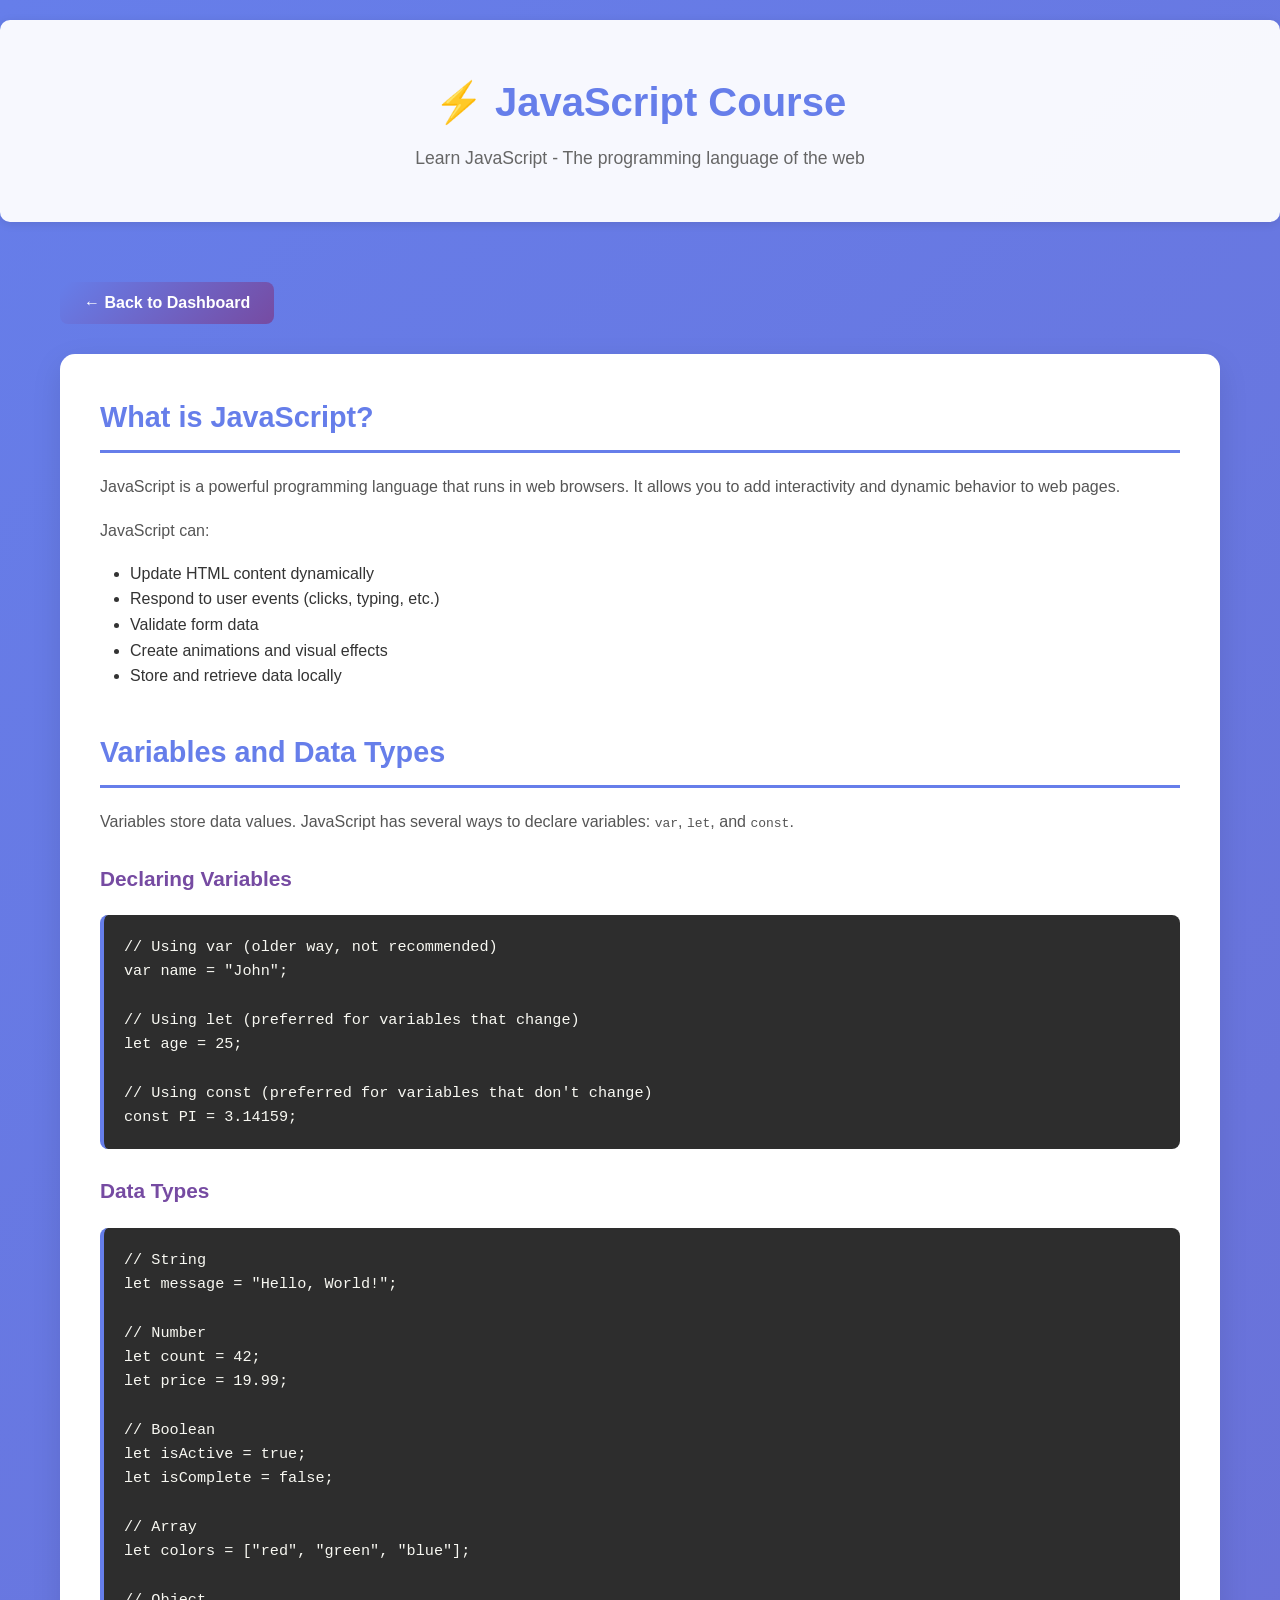
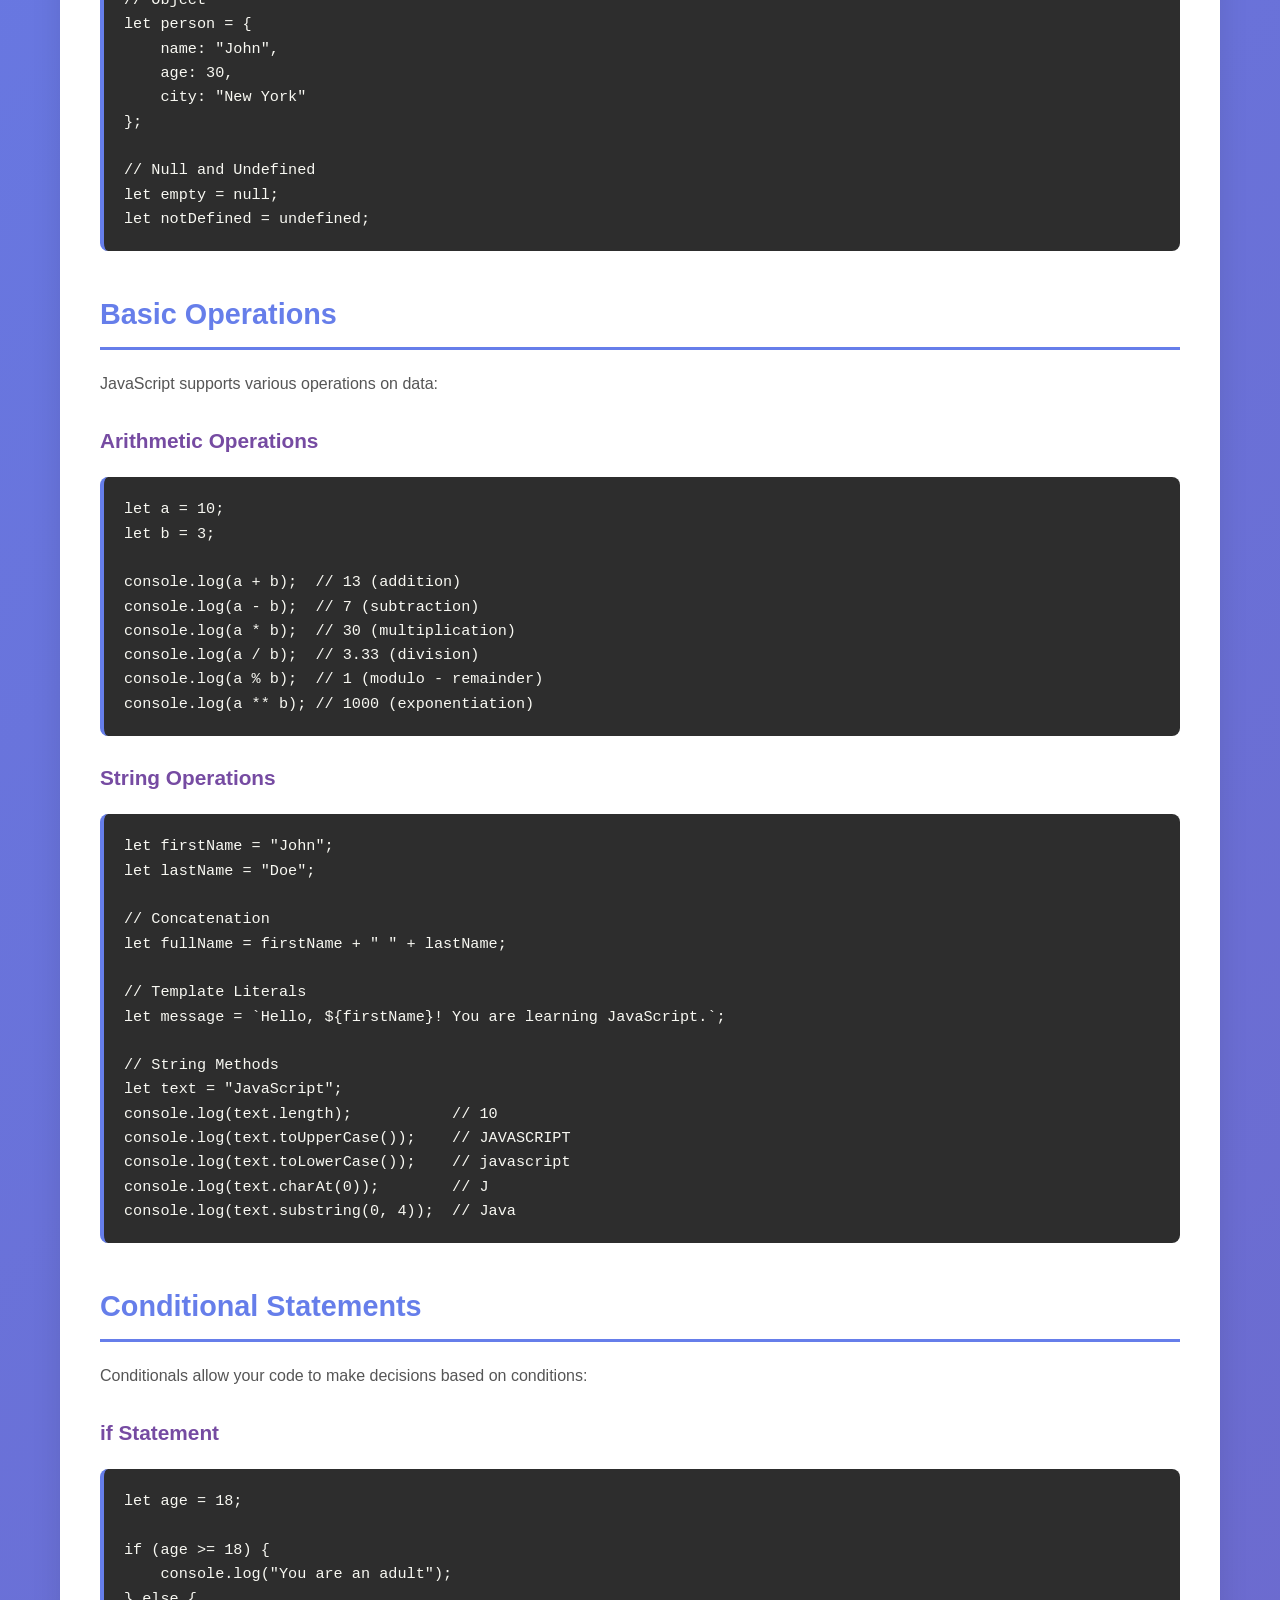
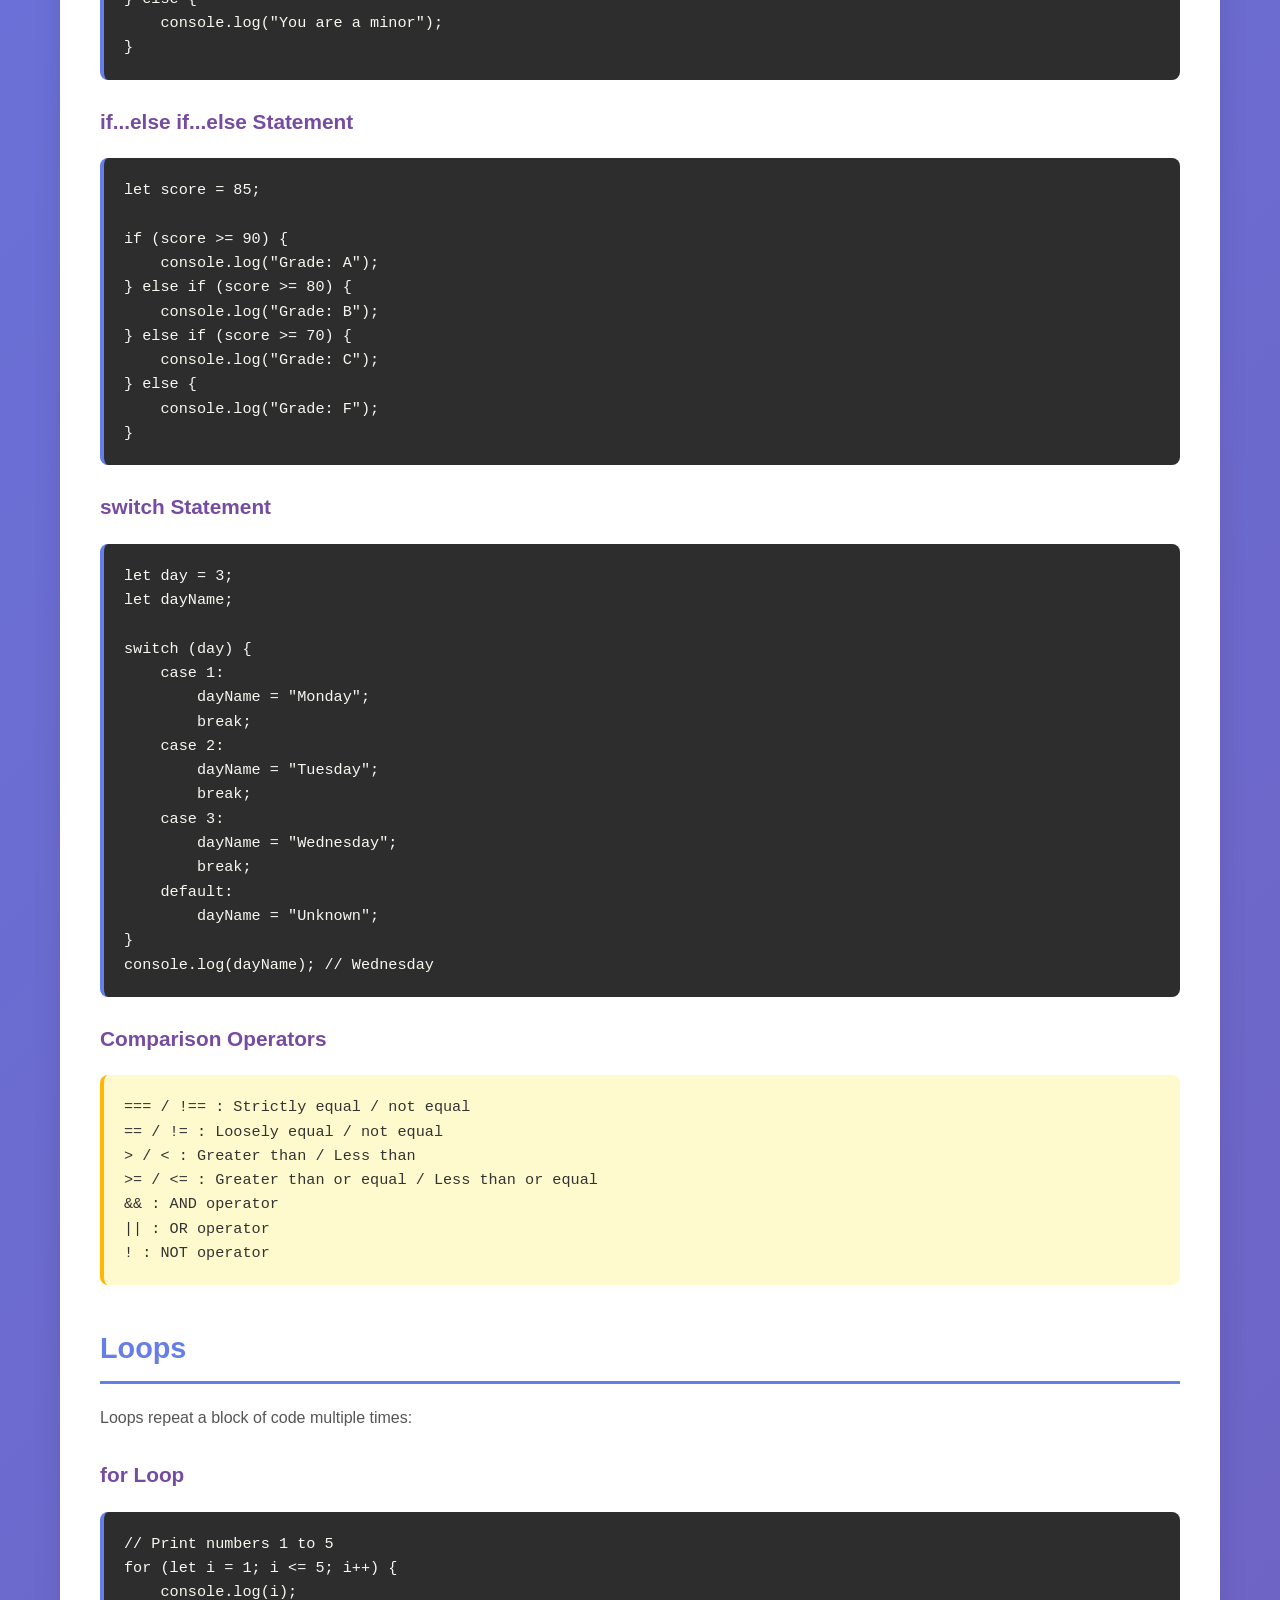
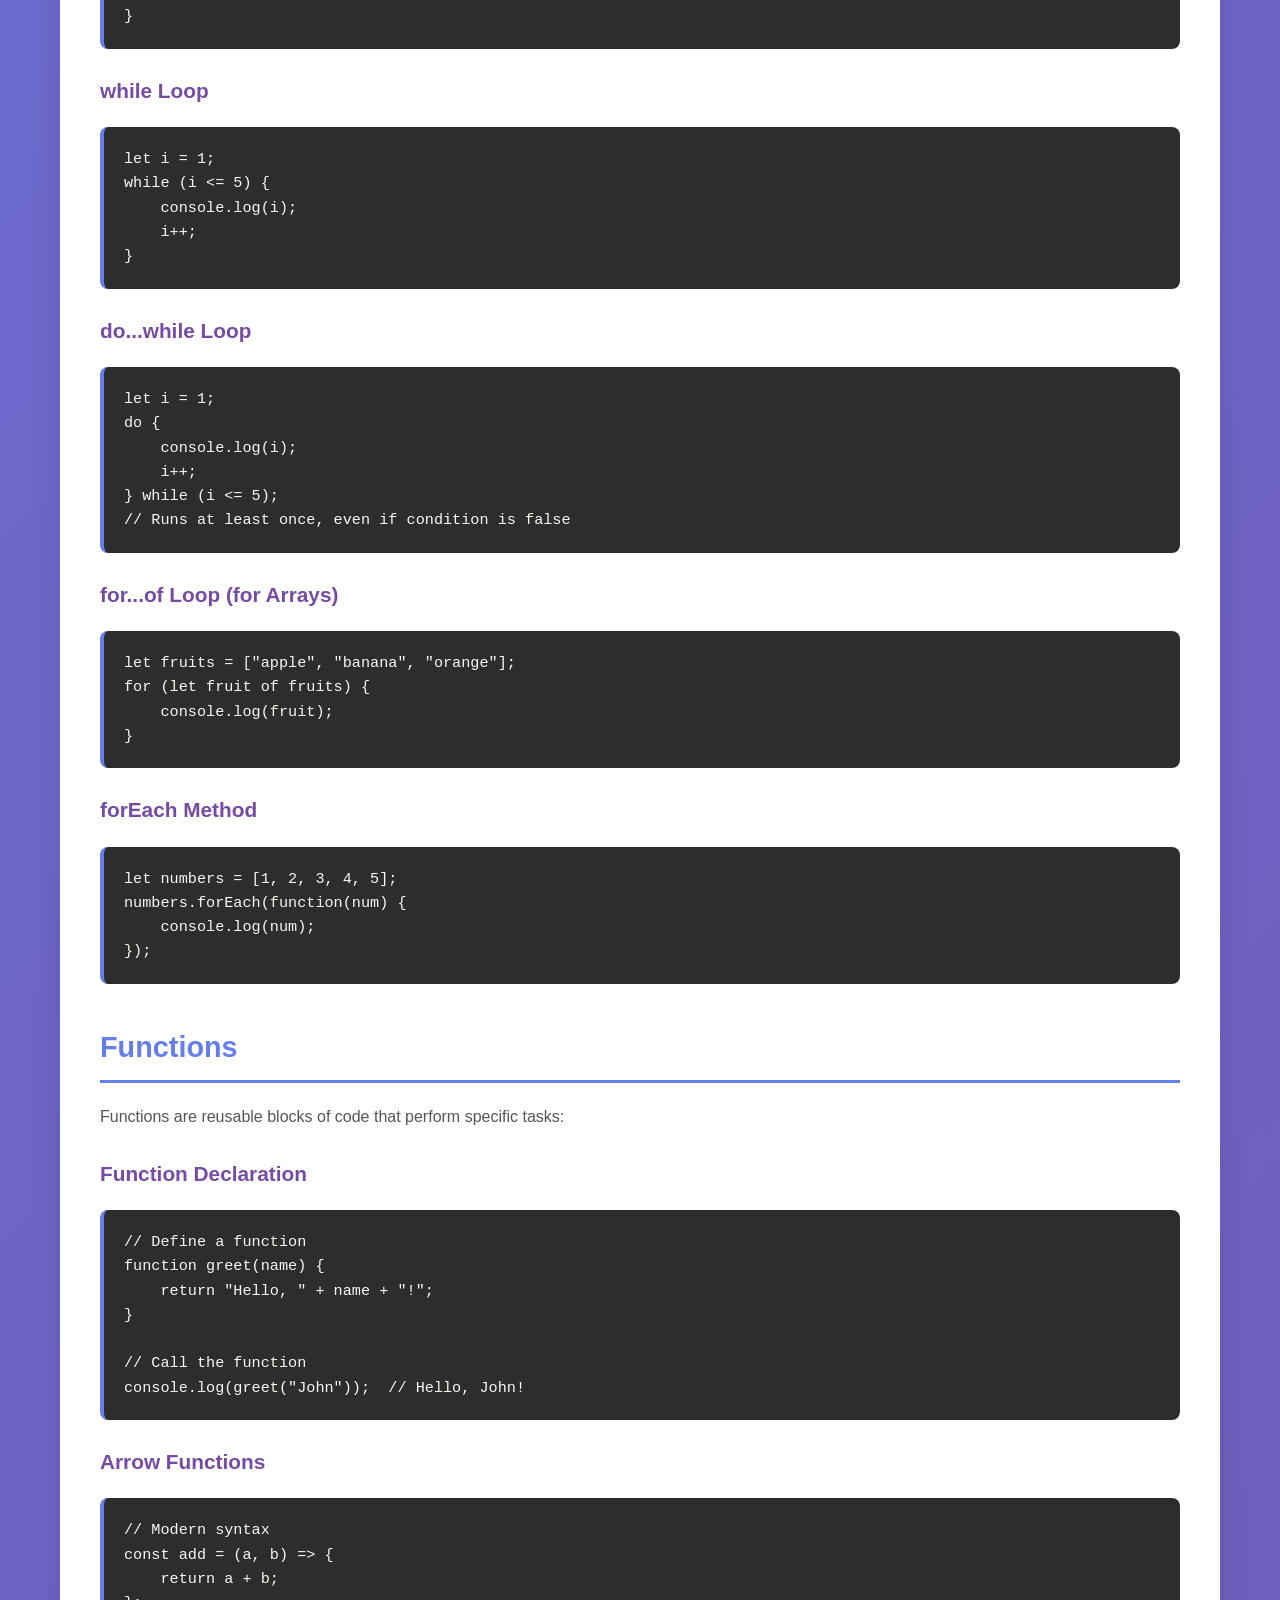
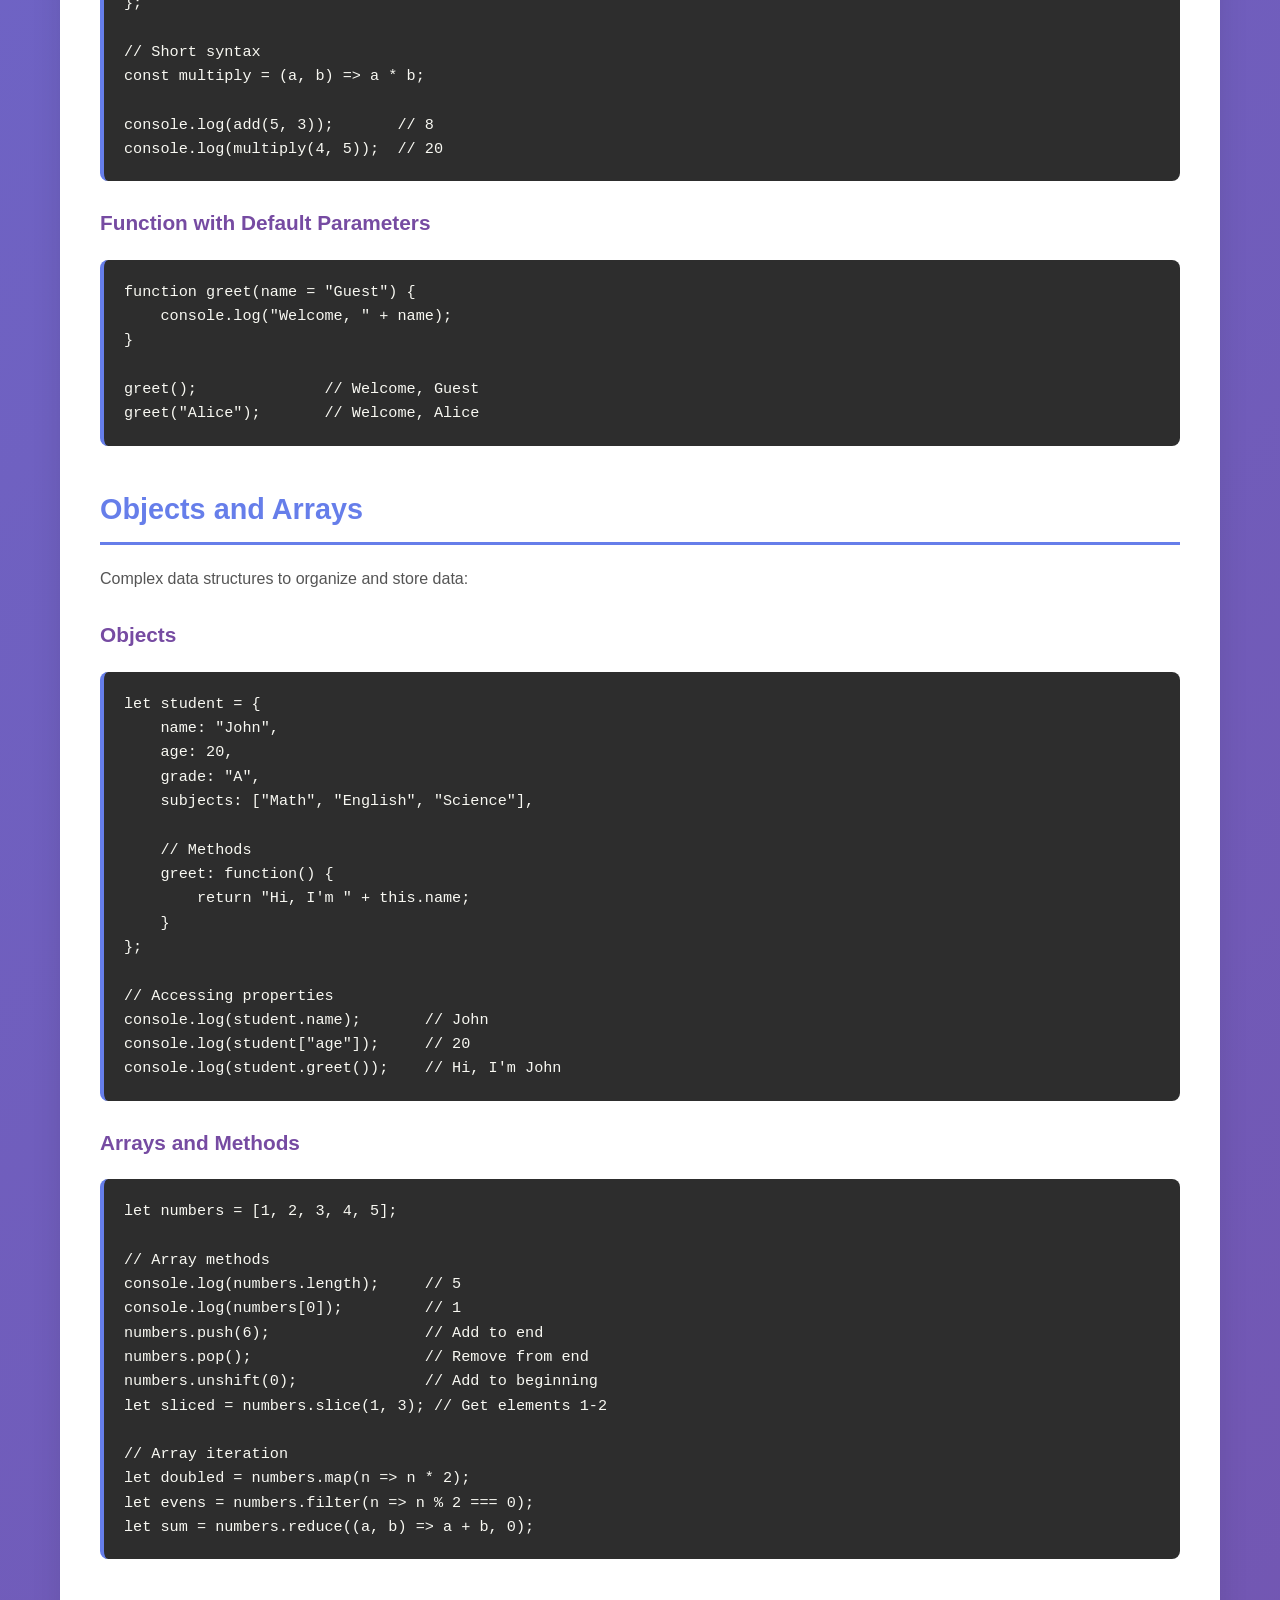
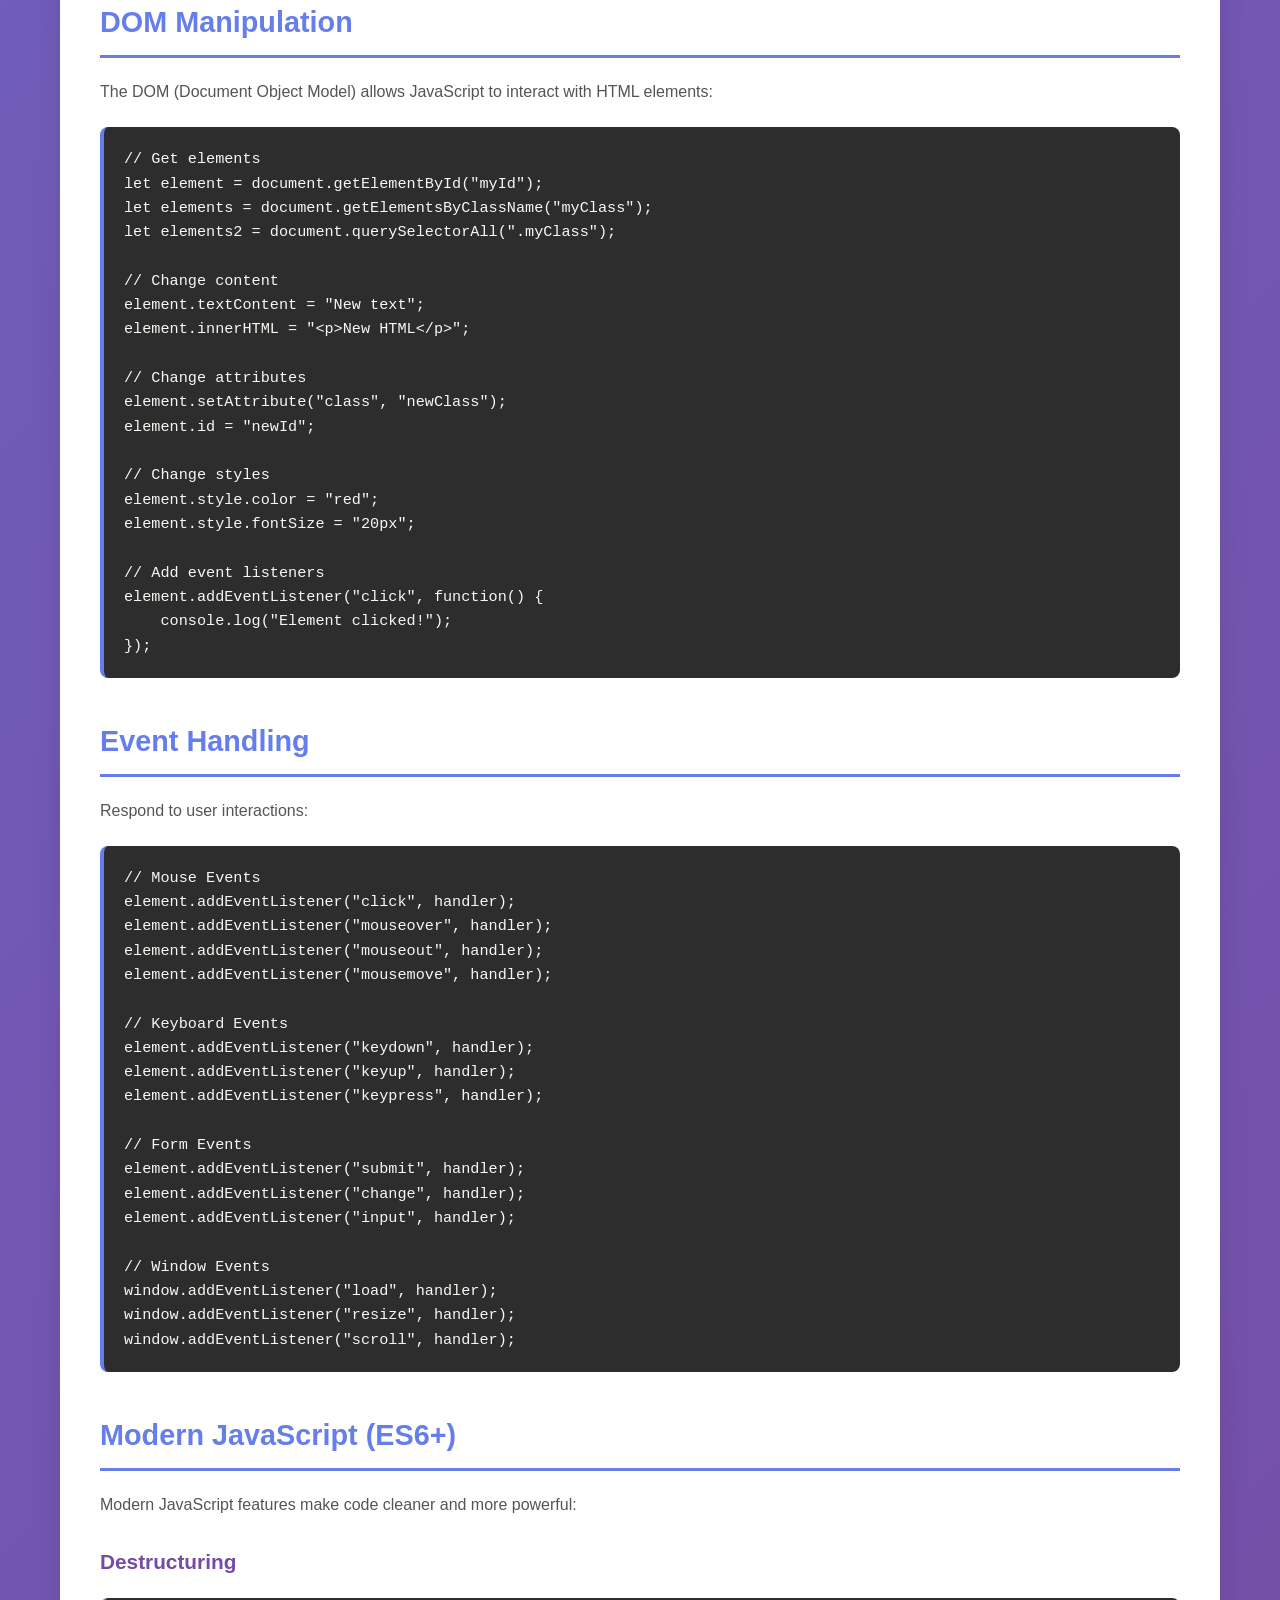
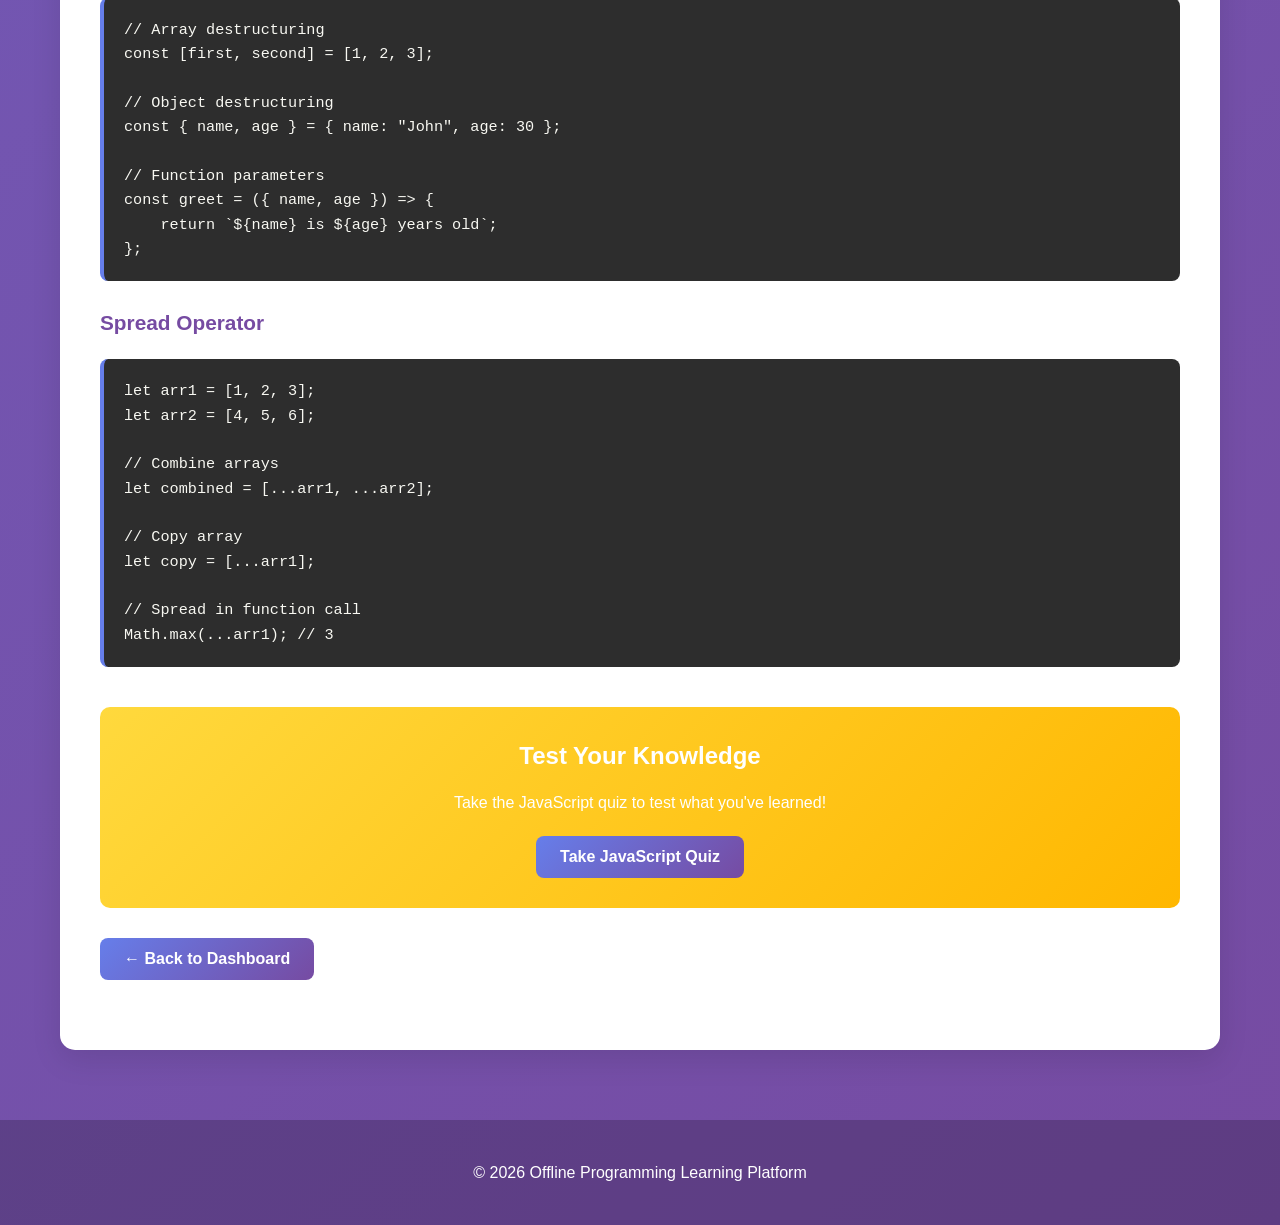
<file: offline-platform/js-course.html>
<!DOCTYPE html>
<html lang="en">
<head>
    <meta charset="UTF-8">
    <meta name="viewport" content="width=device-width, initial-scale=1.0">
    <title>JavaScript Course - Offline Learning Platform</title>
    <link rel="stylesheet" href="css/style.css">
</head>
<body>
    <!-- Header Section -->
    <header>
        <div class="container">
            <h1>⚡ JavaScript Course</h1>
            <p>Learn JavaScript - The programming language of the web</p>
        </div>
    </header>

    <!-- Main Content -->
    <main>
        <div class="container">
            <!-- Back Button -->
            <button class="btn btn-back" onclick="goToDashboard()">← Back to Dashboard</button>

            <!-- Course Content -->
            <div class="course-content">
                <!-- Section 1: What is JavaScript -->
                <div class="course-section">
                    <h2>What is JavaScript?</h2>
                    <p>JavaScript is a powerful programming language that runs in web browsers. It allows you to add interactivity and dynamic behavior to web pages.</p>
                    <p>JavaScript can:</p>
                    <ul style="margin: 15px 0; padding-left: 30px;">
                        <li>Update HTML content dynamically</li>
                        <li>Respond to user events (clicks, typing, etc.)</li>
                        <li>Validate form data</li>
                        <li>Create animations and visual effects</li>
                        <li>Store and retrieve data locally</li>
                    </ul>
                </div>

                <!-- Section 2: Variables and Data Types -->
                <div class="course-section">
                    <h2>Variables and Data Types</h2>
                    <p>Variables store data values. JavaScript has several ways to declare variables: <code>var</code>, <code>let</code>, and <code>const</code>.</p>
                    
                    <h3>Declaring Variables</h3>
                    <div class="code-block syntax-js">
                        <code>// Using var (older way, not recommended)
var name = "John";

// Using let (preferred for variables that change)
let age = 25;

// Using const (preferred for variables that don't change)
const PI = 3.14159;</code>
                    </div>

                    <h3>Data Types</h3>
                    <div class="code-block syntax-js">
                        <code>// String
let message = "Hello, World!";

// Number
let count = 42;
let price = 19.99;

// Boolean
let isActive = true;
let isComplete = false;

// Array
let colors = ["red", "green", "blue"];

// Object
let person = {
    name: "John",
    age: 30,
    city: "New York"
};

// Null and Undefined
let empty = null;
let notDefined = undefined;</code>
                    </div>
                </div>

                <!-- Section 3: Basic Operations -->
                <div class="course-section">
                    <h2>Basic Operations</h2>
                    <p>JavaScript supports various operations on data:</p>
                    
                    <h3>Arithmetic Operations</h3>
                    <div class="code-block syntax-js">
                        <code>let a = 10;
let b = 3;

console.log(a + b);  // 13 (addition)
console.log(a - b);  // 7 (subtraction)
console.log(a * b);  // 30 (multiplication)
console.log(a / b);  // 3.33 (division)
console.log(a % b);  // 1 (modulo - remainder)
console.log(a ** b); // 1000 (exponentiation)</code>
                    </div>

                    <h3>String Operations</h3>
                    <div class="code-block syntax-js">
                        <code>let firstName = "John";
let lastName = "Doe";

// Concatenation
let fullName = firstName + " " + lastName;

// Template Literals
let message = `Hello, ${firstName}! You are learning JavaScript.`;

// String Methods
let text = "JavaScript";
console.log(text.length);           // 10
console.log(text.toUpperCase());    // JAVASCRIPT
console.log(text.toLowerCase());    // javascript
console.log(text.charAt(0));        // J
console.log(text.substring(0, 4));  // Java</code>
                    </div>
                </div>

                <!-- Section 4: Conditional Statements -->
                <div class="course-section">
                    <h2>Conditional Statements</h2>
                    <p>Conditionals allow your code to make decisions based on conditions:</p>
                    
                    <h3>if Statement</h3>
                    <div class="code-block syntax-js">
                        <code>let age = 18;

if (age >= 18) {
    console.log("You are an adult");
} else {
    console.log("You are a minor");
}</code>
                    </div>

                    <h3>if...else if...else Statement</h3>
                    <div class="code-block syntax-js">
                        <code>let score = 85;

if (score >= 90) {
    console.log("Grade: A");
} else if (score >= 80) {
    console.log("Grade: B");
} else if (score >= 70) {
    console.log("Grade: C");
} else {
    console.log("Grade: F");
}</code>
                    </div>

                    <h3>switch Statement</h3>
                    <div class="code-block syntax-js">
                        <code>let day = 3;
let dayName;

switch (day) {
    case 1:
        dayName = "Monday";
        break;
    case 2:
        dayName = "Tuesday";
        break;
    case 3:
        dayName = "Wednesday";
        break;
    default:
        dayName = "Unknown";
}
console.log(dayName); // Wednesday</code>
                    </div>

                    <h3>Comparison Operators</h3>
                    <div class="code-block highlight">
                        <code>=== / !== : Strictly equal / not equal
== / != : Loosely equal / not equal
> / < : Greater than / Less than
>= / <= : Greater than or equal / Less than or equal
&& : AND operator
|| : OR operator
! : NOT operator</code>
                    </div>
                </div>

                <!-- Section 5: Loops -->
                <div class="course-section">
                    <h2>Loops</h2>
                    <p>Loops repeat a block of code multiple times:</p>
                    
                    <h3>for Loop</h3>
                    <div class="code-block syntax-js">
                        <code>// Print numbers 1 to 5
for (let i = 1; i <= 5; i++) {
    console.log(i);
}</code>
                    </div>

                    <h3>while Loop</h3>
                    <div class="code-block syntax-js">
                        <code>let i = 1;
while (i <= 5) {
    console.log(i);
    i++;
}</code>
                    </div>

                    <h3>do...while Loop</h3>
                    <div class="code-block syntax-js">
                        <code>let i = 1;
do {
    console.log(i);
    i++;
} while (i <= 5);
// Runs at least once, even if condition is false</code>
                    </div>

                    <h3>for...of Loop (for Arrays)</h3>
                    <div class="code-block syntax-js">
                        <code>let fruits = ["apple", "banana", "orange"];
for (let fruit of fruits) {
    console.log(fruit);
}</code>
                    </div>

                    <h3>forEach Method</h3>
                    <div class="code-block syntax-js">
                        <code>let numbers = [1, 2, 3, 4, 5];
numbers.forEach(function(num) {
    console.log(num);
});</code>
                    </div>
                </div>

                <!-- Section 6: Functions -->
                <div class="course-section">
                    <h2>Functions</h2>
                    <p>Functions are reusable blocks of code that perform specific tasks:</p>
                    
                    <h3>Function Declaration</h3>
                    <div class="code-block syntax-js">
                        <code>// Define a function
function greet(name) {
    return "Hello, " + name + "!";
}

// Call the function
console.log(greet("John"));  // Hello, John!</code>
                    </div>

                    <h3>Arrow Functions</h3>
                    <div class="code-block syntax-js">
                        <code>// Modern syntax
const add = (a, b) => {
    return a + b;
};

// Short syntax
const multiply = (a, b) => a * b;

console.log(add(5, 3));       // 8
console.log(multiply(4, 5));  // 20</code>
                    </div>

                    <h3>Function with Default Parameters</h3>
                    <div class="code-block syntax-js">
                        <code>function greet(name = "Guest") {
    console.log("Welcome, " + name);
}

greet();              // Welcome, Guest
greet("Alice");       // Welcome, Alice</code>
                    </div>
                </div>

                <!-- Section 7: Objects and Arrays -->
                <div class="course-section">
                    <h2>Objects and Arrays</h2>
                    <p>Complex data structures to organize and store data:</p>
                    
                    <h3>Objects</h3>
                    <div class="code-block syntax-js">
                        <code>let student = {
    name: "John",
    age: 20,
    grade: "A",
    subjects: ["Math", "English", "Science"],
    
    // Methods
    greet: function() {
        return "Hi, I'm " + this.name;
    }
};

// Accessing properties
console.log(student.name);       // John
console.log(student["age"]);     // 20
console.log(student.greet());    // Hi, I'm John</code>
                    </div>

                    <h3>Arrays and Methods</h3>
                    <div class="code-block syntax-js">
                        <code>let numbers = [1, 2, 3, 4, 5];

// Array methods
console.log(numbers.length);     // 5
console.log(numbers[0]);         // 1
numbers.push(6);                 // Add to end
numbers.pop();                   // Remove from end
numbers.unshift(0);              // Add to beginning
let sliced = numbers.slice(1, 3); // Get elements 1-2

// Array iteration
let doubled = numbers.map(n => n * 2);
let evens = numbers.filter(n => n % 2 === 0);
let sum = numbers.reduce((a, b) => a + b, 0);</code>
                    </div>
                </div>

                <!-- Section 8: DOM Manipulation -->
                <div class="course-section">
                    <h2>DOM Manipulation</h2>
                    <p>The DOM (Document Object Model) allows JavaScript to interact with HTML elements:</p>
                    
                    <div class="code-block syntax-js">
                        <code>// Get elements
let element = document.getElementById("myId");
let elements = document.getElementsByClassName("myClass");
let elements2 = document.querySelectorAll(".myClass");

// Change content
element.textContent = "New text";
element.innerHTML = "&lt;p&gt;New HTML&lt;/p&gt;";

// Change attributes
element.setAttribute("class", "newClass");
element.id = "newId";

// Change styles
element.style.color = "red";
element.style.fontSize = "20px";

// Add event listeners
element.addEventListener("click", function() {
    console.log("Element clicked!");
});</code>
                    </div>
                </div>

                <!-- Section 9: Events -->
                <div class="course-section">
                    <h2>Event Handling</h2>
                    <p>Respond to user interactions:</p>
                    
                    <div class="code-block syntax-js">
                        <code>// Mouse Events
element.addEventListener("click", handler);
element.addEventListener("mouseover", handler);
element.addEventListener("mouseout", handler);
element.addEventListener("mousemove", handler);

// Keyboard Events
element.addEventListener("keydown", handler);
element.addEventListener("keyup", handler);
element.addEventListener("keypress", handler);

// Form Events
element.addEventListener("submit", handler);
element.addEventListener("change", handler);
element.addEventListener("input", handler);

// Window Events
window.addEventListener("load", handler);
window.addEventListener("resize", handler);
window.addEventListener("scroll", handler);</code>
                    </div>
                </div>

                <!-- Section 10: ES6+ Features -->
                <div class="course-section">
                    <h2>Modern JavaScript (ES6+)</h2>
                    <p>Modern JavaScript features make code cleaner and more powerful:</p>
                    
                    <h3>Destructuring</h3>
                    <div class="code-block syntax-js">
                        <code>// Array destructuring
const [first, second] = [1, 2, 3];

// Object destructuring
const { name, age } = { name: "John", age: 30 };

// Function parameters
const greet = ({ name, age }) => {
    return `${name} is ${age} years old`;
};</code>
                    </div>

                    <h3>Spread Operator</h3>
                    <div class="code-block syntax-js">
                        <code>let arr1 = [1, 2, 3];
let arr2 = [4, 5, 6];

// Combine arrays
let combined = [...arr1, ...arr2];

// Copy array
let copy = [...arr1];

// Spread in function call
Math.max(...arr1); // 3</code>
                    </div>
                </div>

                <!-- Quiz Section -->
                <div style="background: linear-gradient(135deg, #ffd93d 0%, #ffb700 100%); color: white; padding: 30px; border-radius: 10px; margin-top: 40px; text-align: center;">
                    <h2 style="color: white; margin-bottom: 15px;">Test Your Knowledge</h2>
                    <p style="margin-bottom: 20px;">Take the JavaScript quiz to test what you've learned!</p>
                    <button class="btn btn-primary" onclick="goToQuiz('javascript')">Take JavaScript Quiz</button>
                </div>

                <!-- Back Button -->
                <div style="text-align: center; margin-top: 30px;">
                    <button class="btn btn-back" onclick="goToDashboard()">← Back to Dashboard</button>
                </div>
            </div>
        </div>
    </main>

    <!-- Footer -->
    <footer style="background: rgba(0,0,0,0.2); color: white; padding: 20px; text-align: center; margin-top: 50px;">
        <div class="container">
            <p>&copy; 2026 Offline Programming Learning Platform</p>
        </div>
    </footer>

    <!-- Scripts -->
    <script src="js/navigation.js"></script>
</body>
</html>
</file>
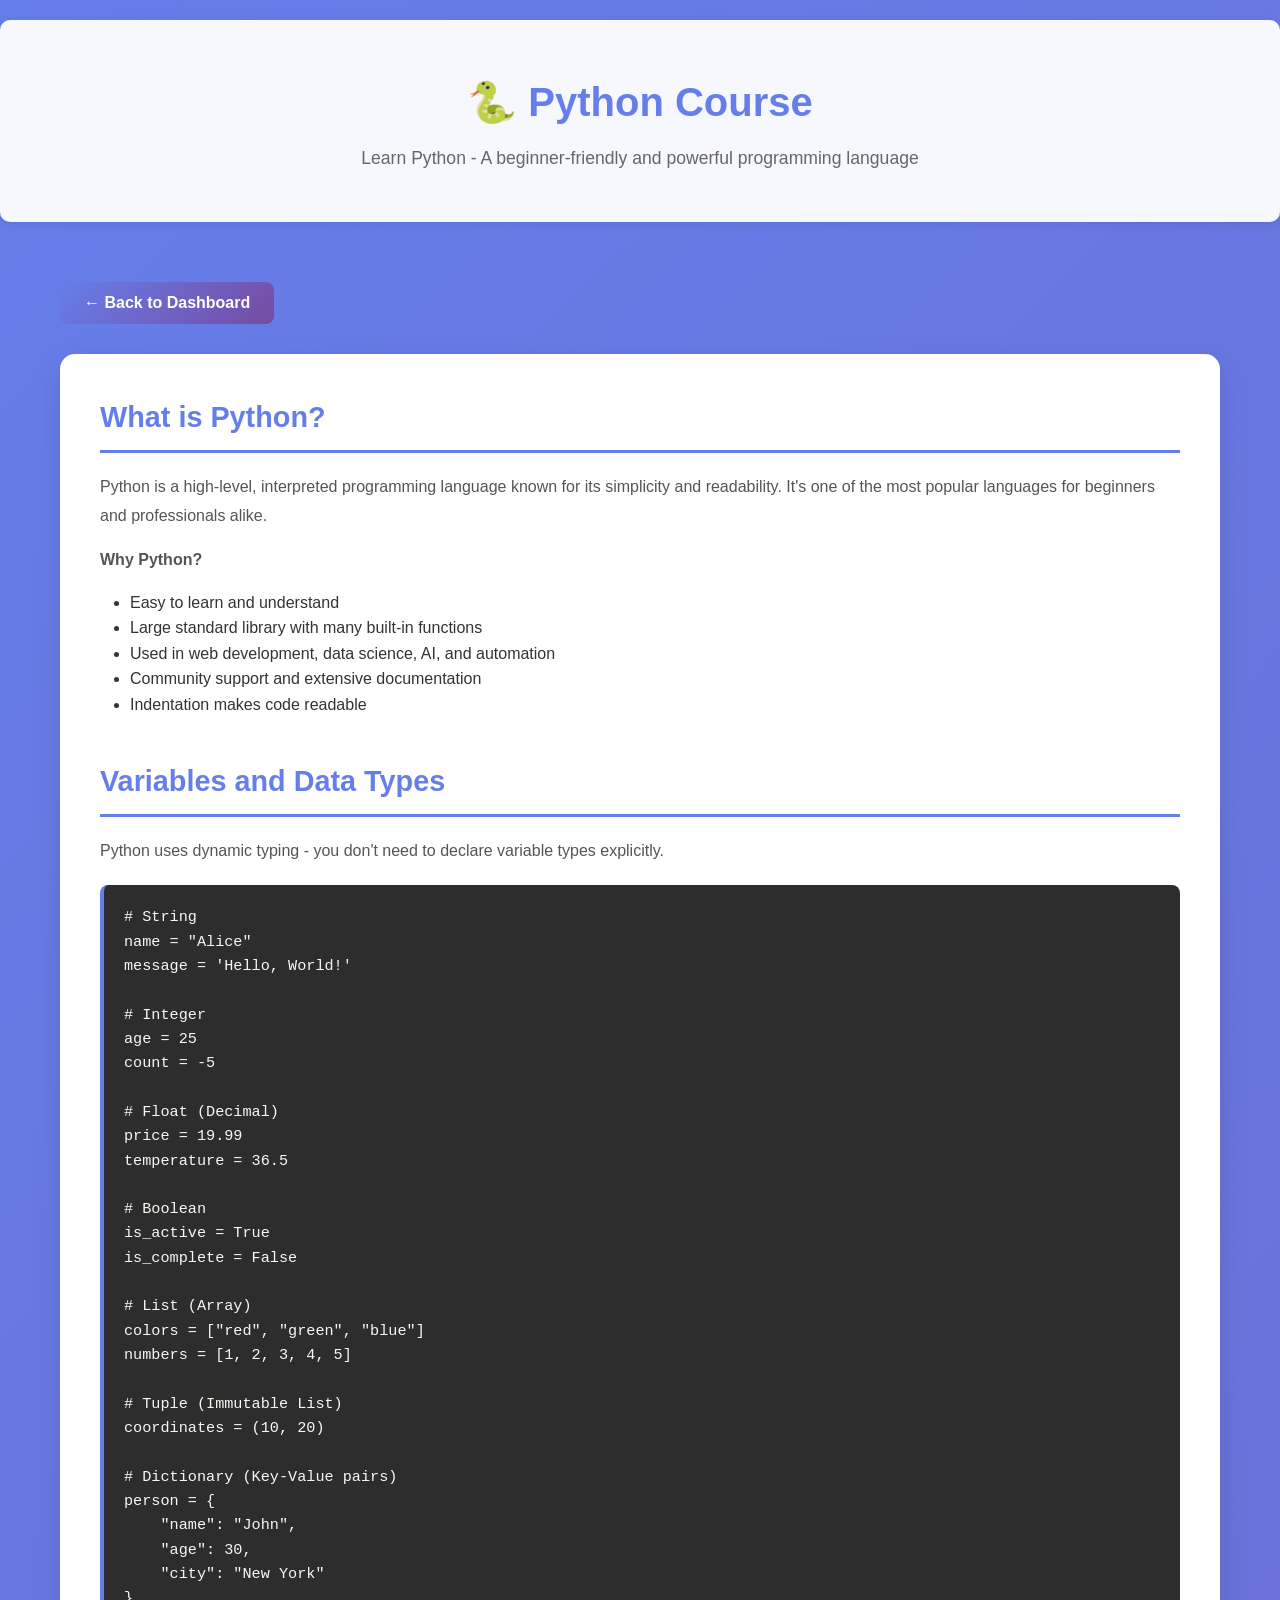
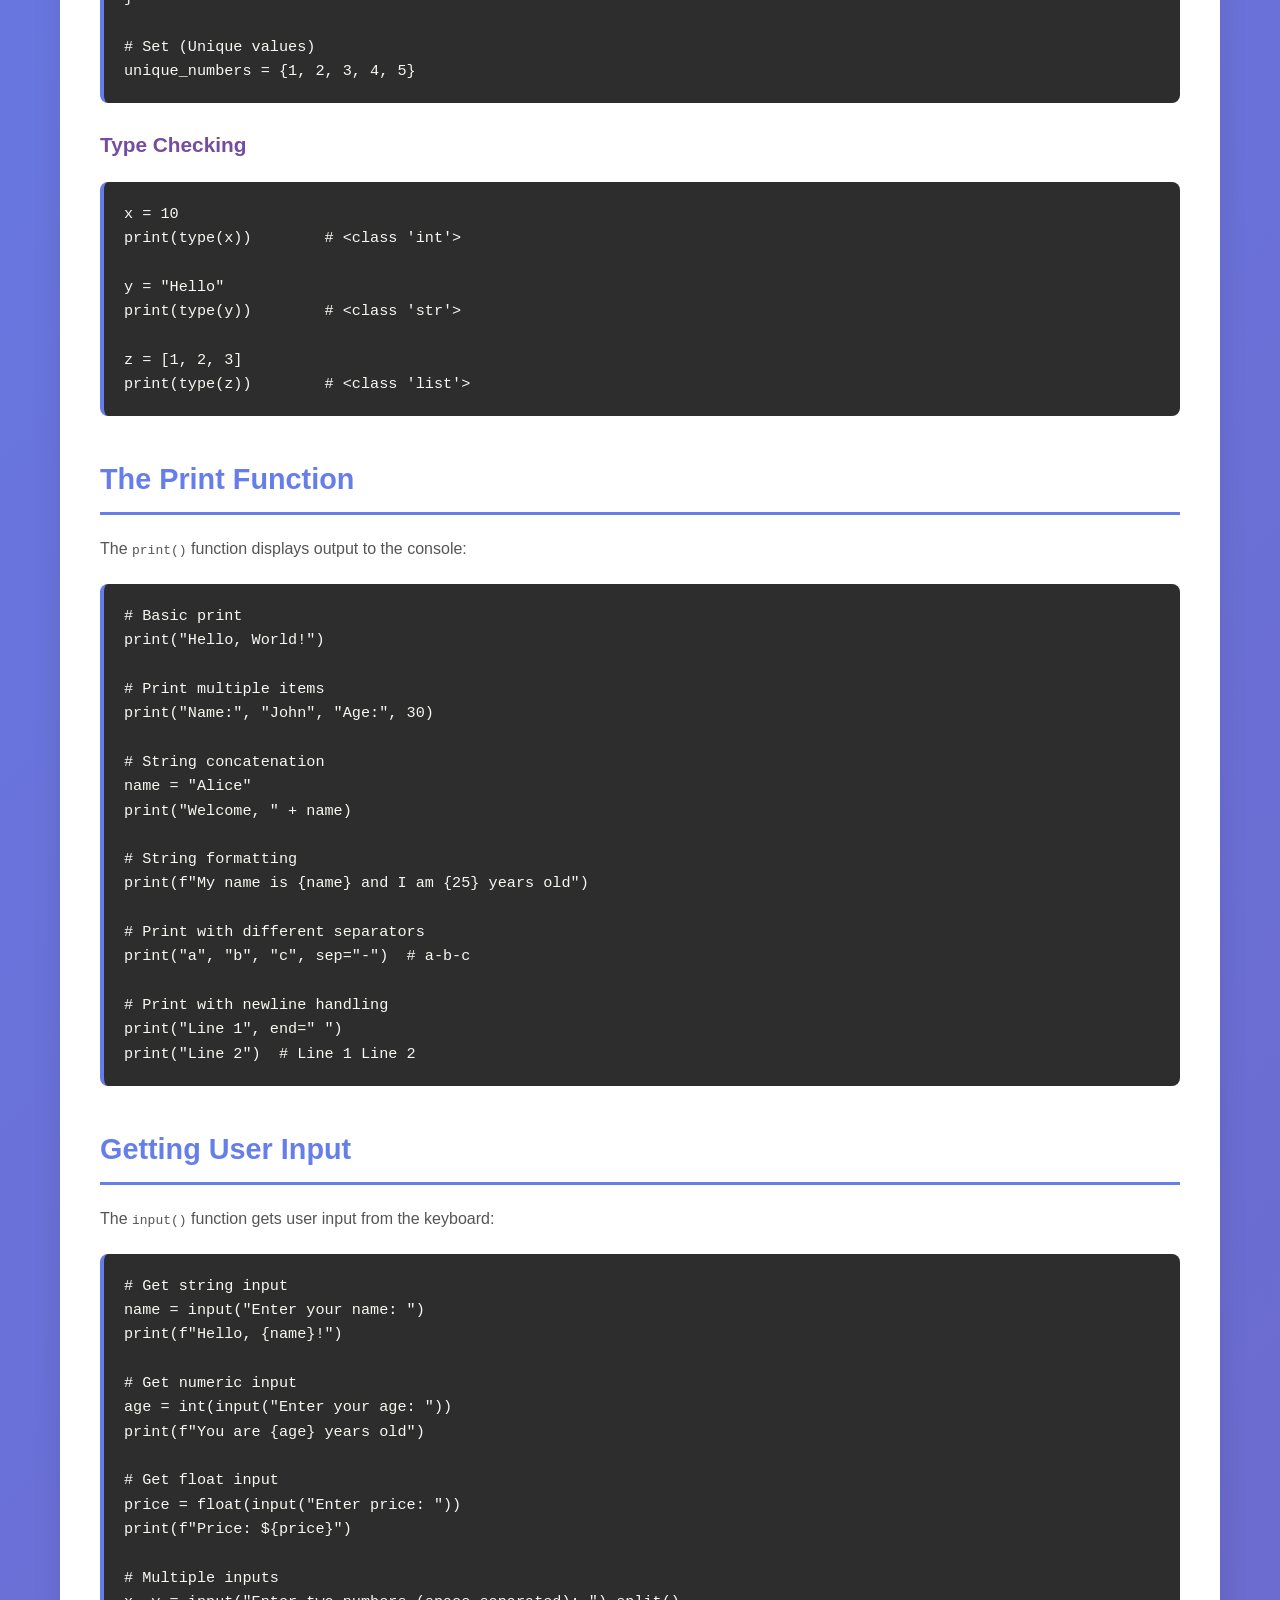
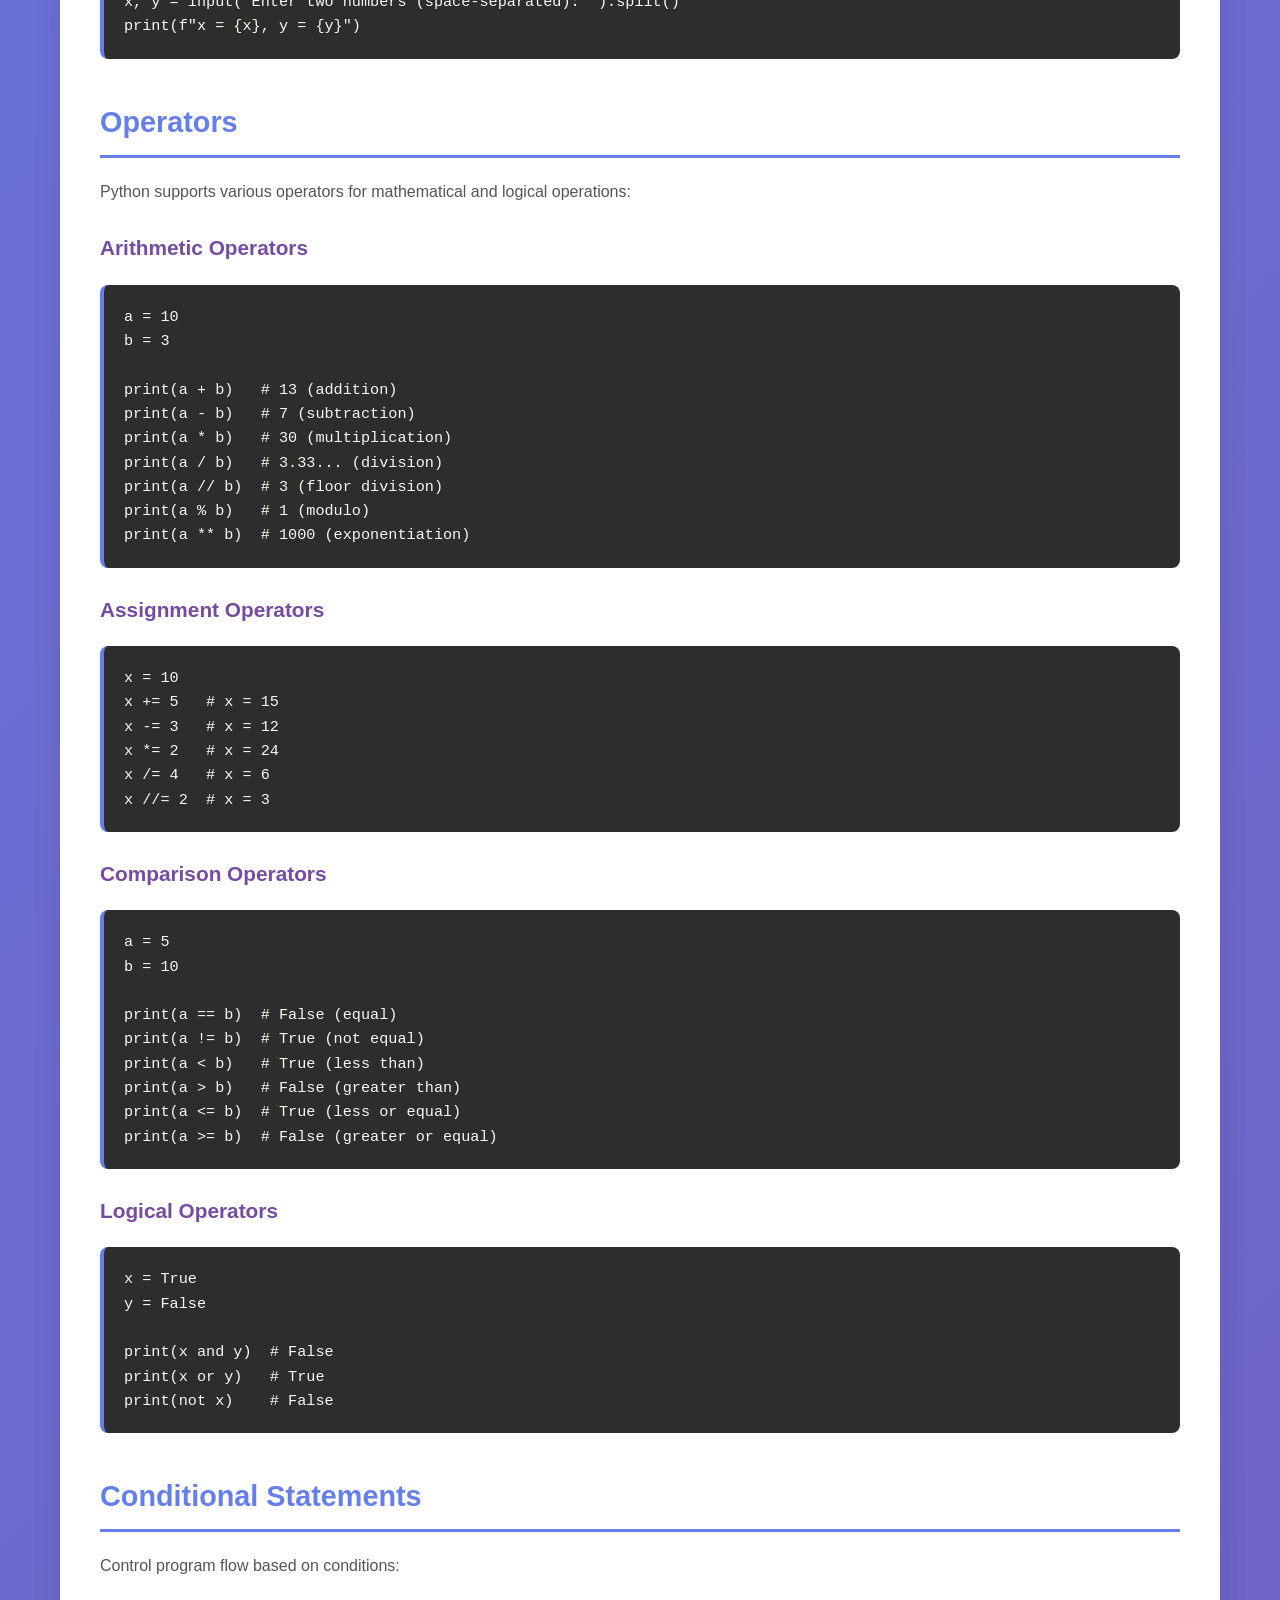
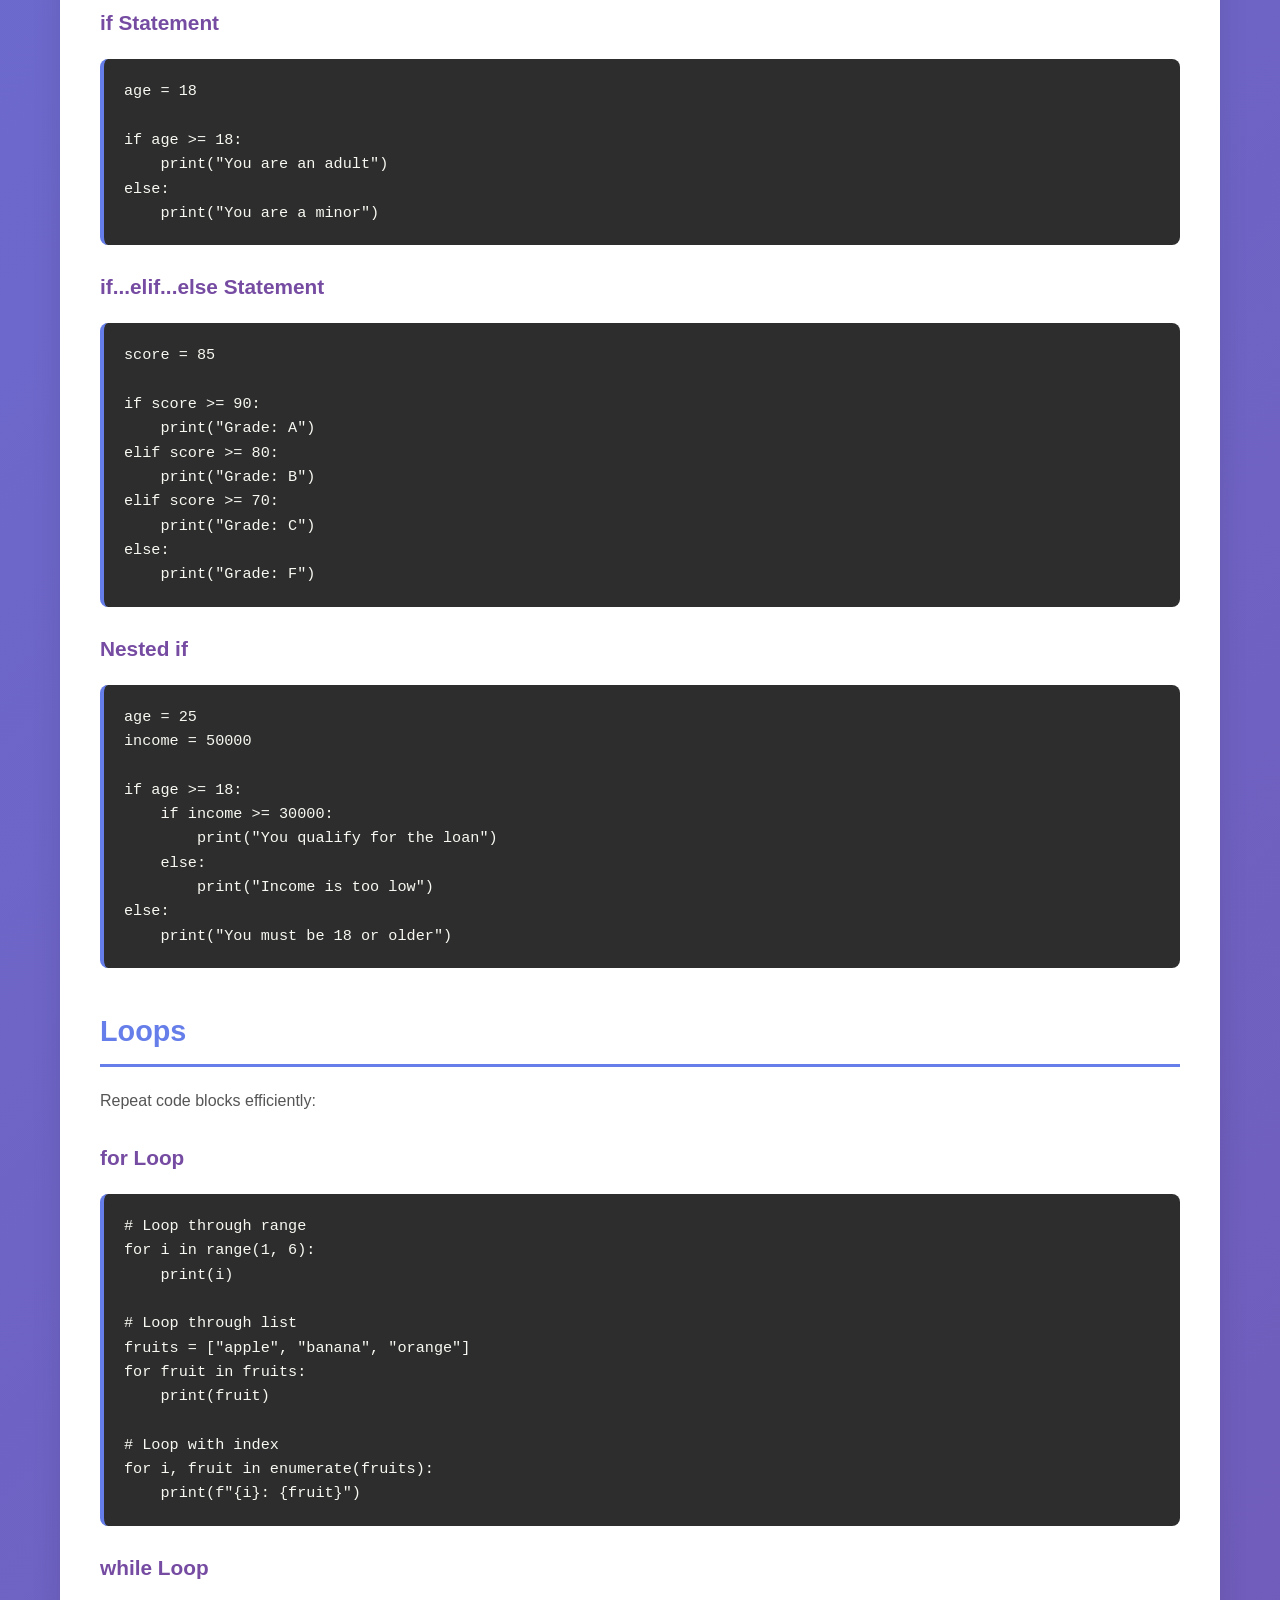
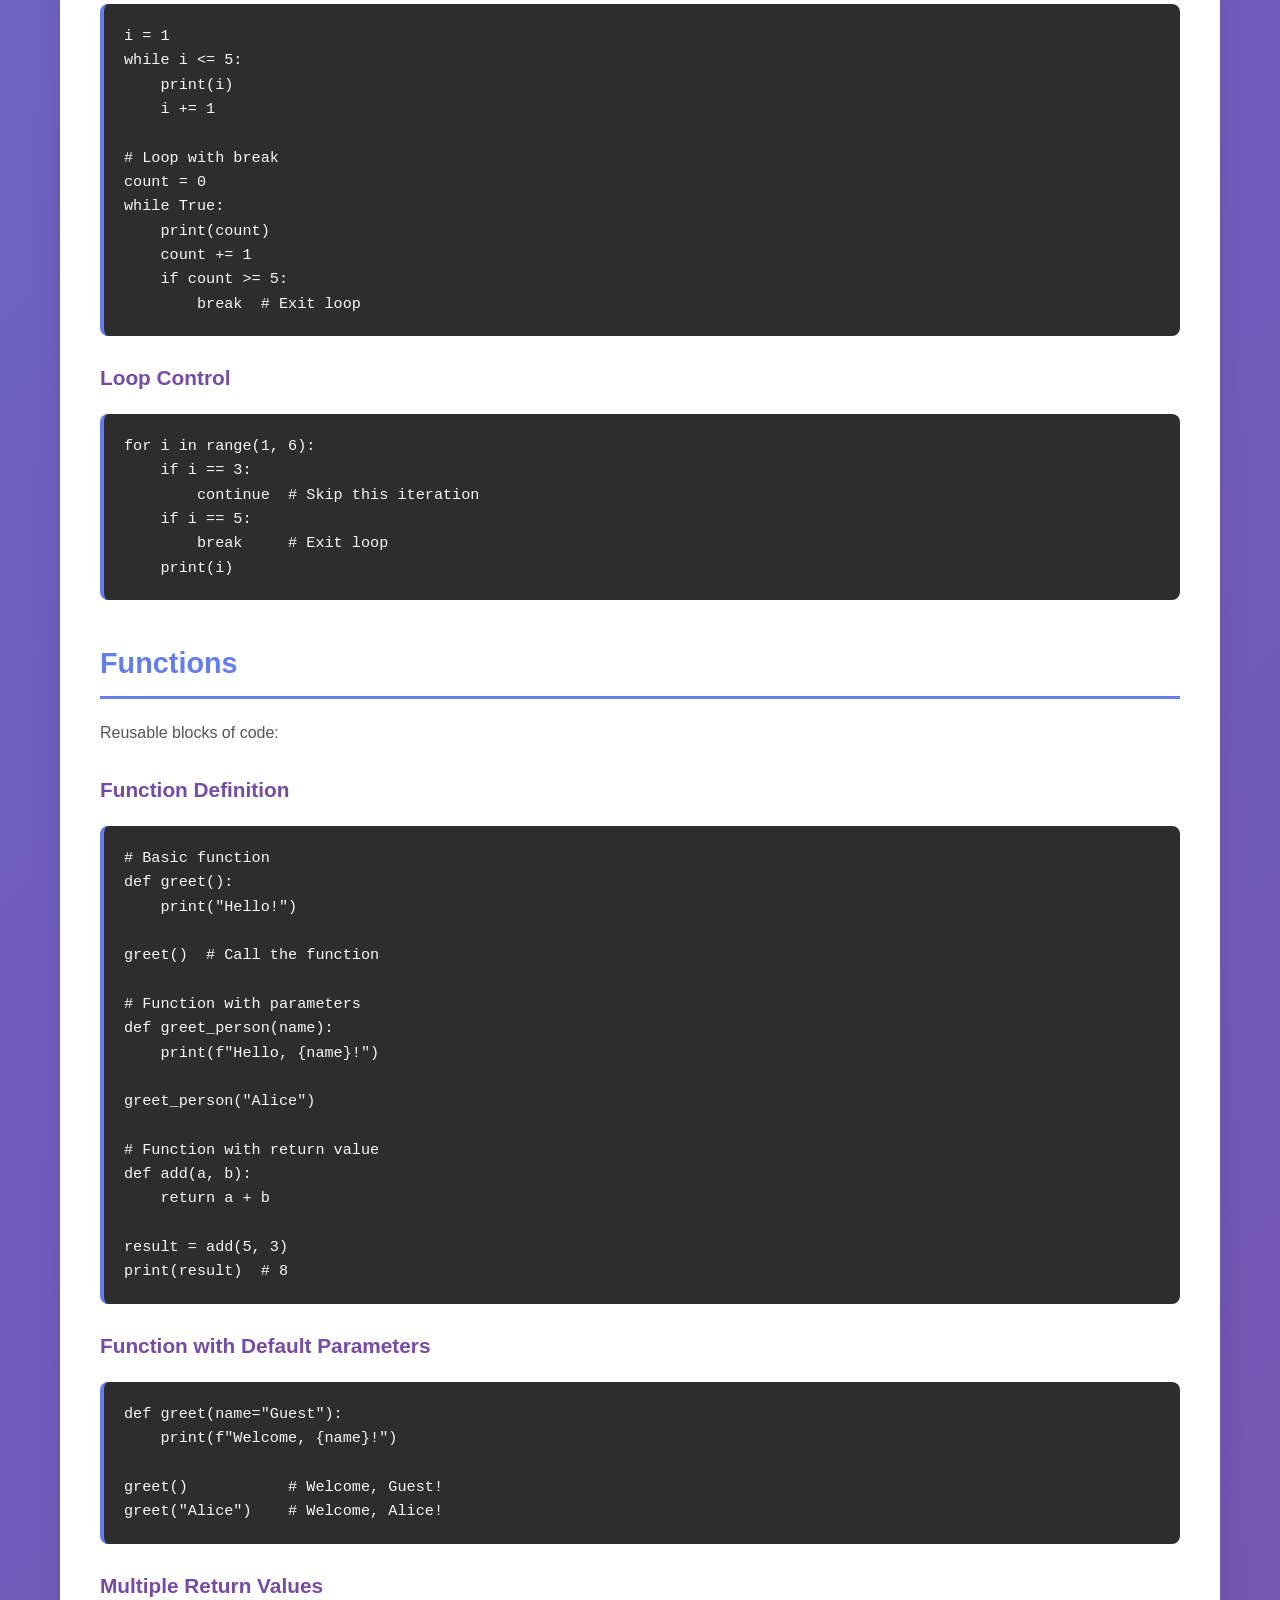
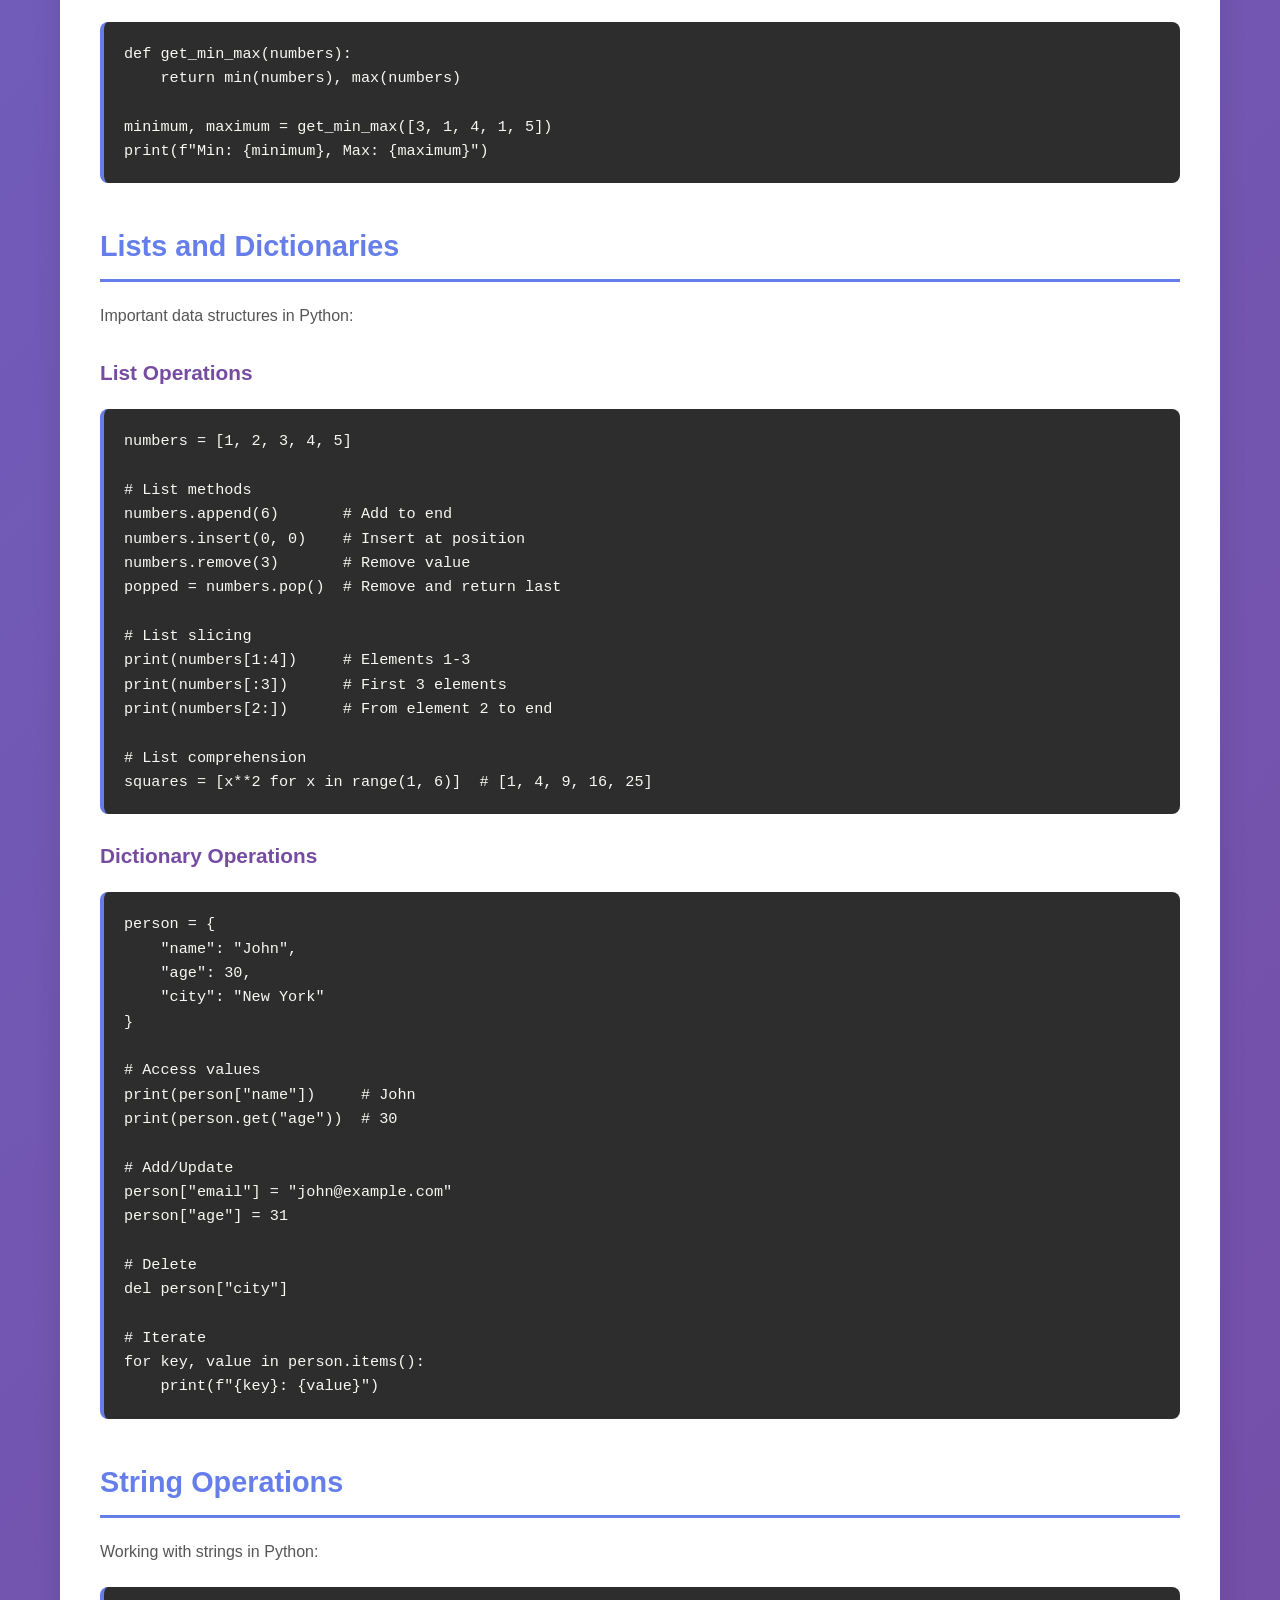
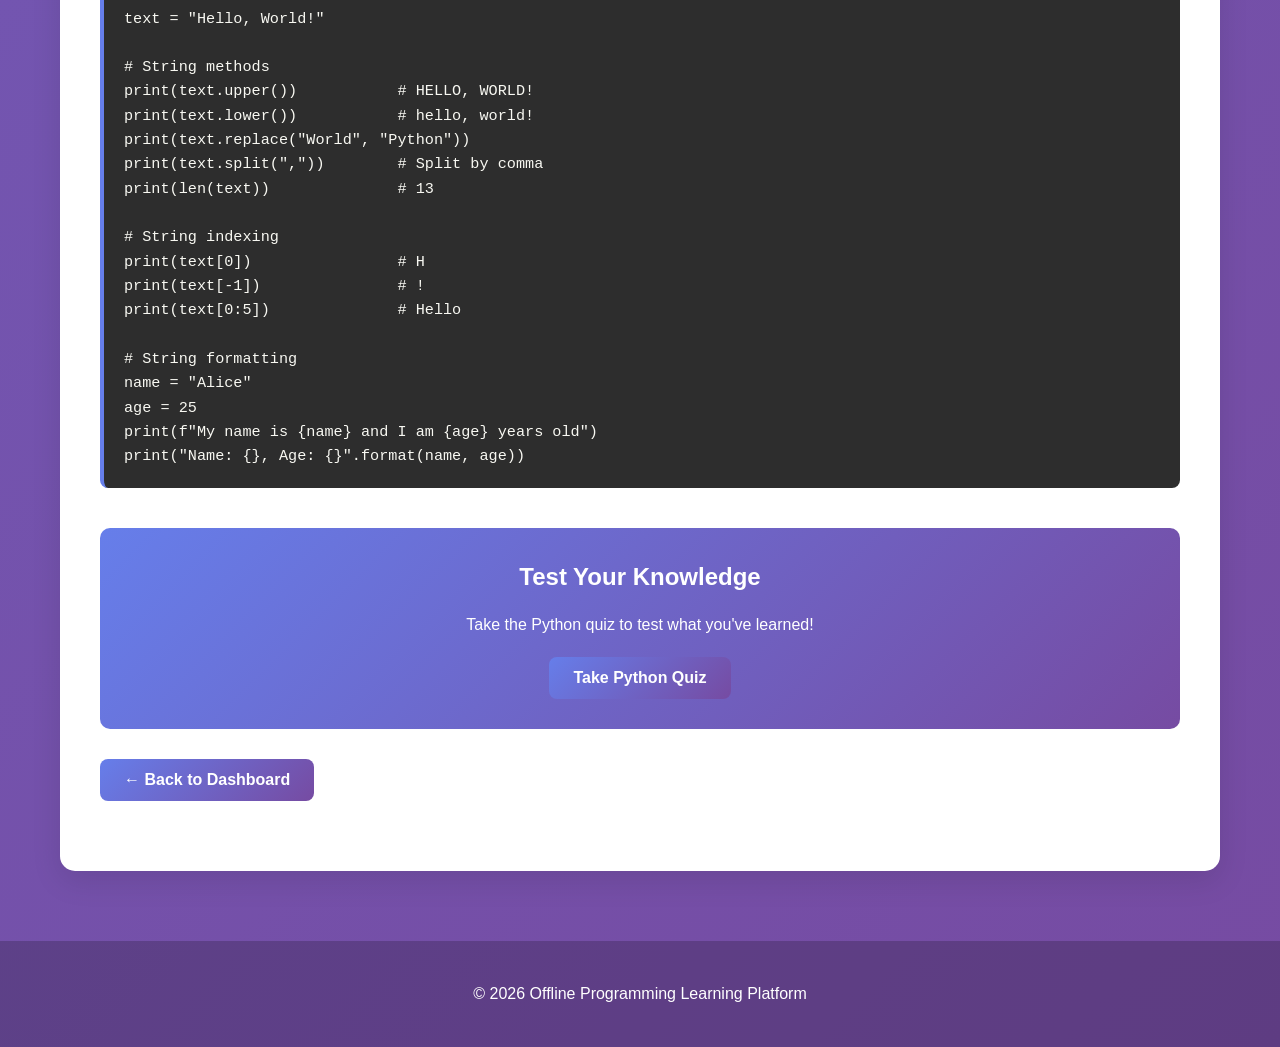
<file: offline-platform/python-course.html>
<!DOCTYPE html>
<html lang="en">
<head>
    <meta charset="UTF-8">
    <meta name="viewport" content="width=device-width, initial-scale=1.0">
    <title>Python Course - Offline Learning Platform</title>
    <link rel="stylesheet" href="css/style.css">
</head>
<body>
    <!-- Header Section -->
    <header>
        <div class="container">
            <h1>🐍 Python Course</h1>
            <p>Learn Python - A beginner-friendly and powerful programming language</p>
        </div>
    </header>

    <!-- Main Content -->
    <main>
        <div class="container">
            <!-- Back Button -->
            <button class="btn btn-back" onclick="goToDashboard()">← Back to Dashboard</button>

            <!-- Course Content -->
            <div class="course-content">
                <!-- Section 1: What is Python -->
                <div class="course-section">
                    <h2>What is Python?</h2>
                    <p>Python is a high-level, interpreted programming language known for its simplicity and readability. It's one of the most popular languages for beginners and professionals alike.</p>
                    <p><strong>Why Python?</strong></p>
                    <ul style="margin: 15px 0; padding-left: 30px;">
                        <li>Easy to learn and understand</li>
                        <li>Large standard library with many built-in functions</li>
                        <li>Used in web development, data science, AI, and automation</li>
                        <li>Community support and extensive documentation</li>
                        <li>Indentation makes code readable</li>
                    </ul>
                </div>

                <!-- Section 2: Variables and Data Types -->
                <div class="course-section">
                    <h2>Variables and Data Types</h2>
                    <p>Python uses dynamic typing - you don't need to declare variable types explicitly.</p>
                    
                    <div class="code-block syntax-python">
                        <code># String
name = "Alice"
message = 'Hello, World!'

# Integer
age = 25
count = -5

# Float (Decimal)
price = 19.99
temperature = 36.5

# Boolean
is_active = True
is_complete = False

# List (Array)
colors = ["red", "green", "blue"]
numbers = [1, 2, 3, 4, 5]

# Tuple (Immutable List)
coordinates = (10, 20)

# Dictionary (Key-Value pairs)
person = {
    "name": "John",
    "age": 30,
    "city": "New York"
}

# Set (Unique values)
unique_numbers = {1, 2, 3, 4, 5}</code>
                    </div>

                    <h3>Type Checking</h3>
                    <div class="code-block syntax-python">
                        <code>x = 10
print(type(x))        # &lt;class 'int'&gt;

y = "Hello"
print(type(y))        # &lt;class 'str'&gt;

z = [1, 2, 3]
print(type(z))        # &lt;class 'list'&gt;</code>
                    </div>
                </div>

                <!-- Section 3: Print Function -->
                <div class="course-section">
                    <h2>The Print Function</h2>
                    <p>The <code>print()</code> function displays output to the console:</p>
                    
                    <div class="code-block syntax-python">
                        <code># Basic print
print("Hello, World!")

# Print multiple items
print("Name:", "John", "Age:", 30)

# String concatenation
name = "Alice"
print("Welcome, " + name)

# String formatting
print(f"My name is {name} and I am {25} years old")

# Print with different separators
print("a", "b", "c", sep="-")  # a-b-c

# Print with newline handling
print("Line 1", end=" ")
print("Line 2")  # Line 1 Line 2</code>
                    </div>
                </div>

                <!-- Section 4: Input -->
                <div class="course-section">
                    <h2>Getting User Input</h2>
                    <p>The <code>input()</code> function gets user input from the keyboard:</p>
                    
                    <div class="code-block syntax-python">
                        <code># Get string input
name = input("Enter your name: ")
print(f"Hello, {name}!")

# Get numeric input
age = int(input("Enter your age: "))
print(f"You are {age} years old")

# Get float input
price = float(input("Enter price: "))
print(f"Price: ${price}")

# Multiple inputs
x, y = input("Enter two numbers (space-separated): ").split()
print(f"x = {x}, y = {y}")</code>
                    </div>
                </div>

                <!-- Section 5: Operators -->
                <div class="course-section">
                    <h2>Operators</h2>
                    <p>Python supports various operators for mathematical and logical operations:</p>
                    
                    <h3>Arithmetic Operators</h3>
                    <div class="code-block syntax-python">
                        <code>a = 10
b = 3

print(a + b)   # 13 (addition)
print(a - b)   # 7 (subtraction)
print(a * b)   # 30 (multiplication)
print(a / b)   # 3.33... (division)
print(a // b)  # 3 (floor division)
print(a % b)   # 1 (modulo)
print(a ** b)  # 1000 (exponentiation)</code>
                    </div>

                    <h3>Assignment Operators</h3>
                    <div class="code-block syntax-python">
                        <code>x = 10
x += 5   # x = 15
x -= 3   # x = 12
x *= 2   # x = 24
x /= 4   # x = 6
x //= 2  # x = 3</code>
                    </div>

                    <h3>Comparison Operators</h3>
                    <div class="code-block syntax-python">
                        <code>a = 5
b = 10

print(a == b)  # False (equal)
print(a != b)  # True (not equal)
print(a < b)   # True (less than)
print(a > b)   # False (greater than)
print(a <= b)  # True (less or equal)
print(a >= b)  # False (greater or equal)</code>
                    </div>

                    <h3>Logical Operators</h3>
                    <div class="code-block syntax-python">
                        <code>x = True
y = False

print(x and y)  # False
print(x or y)   # True
print(not x)    # False</code>
                    </div>
                </div>

                <!-- Section 6: Conditionals -->
                <div class="course-section">
                    <h2>Conditional Statements</h2>
                    <p>Control program flow based on conditions:</p>
                    
                    <h3>if Statement</h3>
                    <div class="code-block syntax-python">
                        <code>age = 18

if age >= 18:
    print("You are an adult")
else:
    print("You are a minor")</code>
                    </div>

                    <h3>if...elif...else Statement</h3>
                    <div class="code-block syntax-python">
                        <code>score = 85

if score >= 90:
    print("Grade: A")
elif score >= 80:
    print("Grade: B")
elif score >= 70:
    print("Grade: C")
else:
    print("Grade: F")</code>
                    </div>

                    <h3>Nested if</h3>
                    <div class="code-block syntax-python">
                        <code>age = 25
income = 50000

if age >= 18:
    if income >= 30000:
        print("You qualify for the loan")
    else:
        print("Income is too low")
else:
    print("You must be 18 or older")</code>
                    </div>
                </div>

                <!-- Section 7: Loops -->
                <div class="course-section">
                    <h2>Loops</h2>
                    <p>Repeat code blocks efficiently:</p>
                    
                    <h3>for Loop</h3>
                    <div class="code-block syntax-python">
                        <code># Loop through range
for i in range(1, 6):
    print(i)

# Loop through list
fruits = ["apple", "banana", "orange"]
for fruit in fruits:
    print(fruit)

# Loop with index
for i, fruit in enumerate(fruits):
    print(f"{i}: {fruit}")</code>
                    </div>

                    <h3>while Loop</h3>
                    <div class="code-block syntax-python">
                        <code>i = 1
while i <= 5:
    print(i)
    i += 1

# Loop with break
count = 0
while True:
    print(count)
    count += 1
    if count >= 5:
        break  # Exit loop</code>
                    </div>

                    <h3>Loop Control</h3>
                    <div class="code-block syntax-python">
                        <code>for i in range(1, 6):
    if i == 3:
        continue  # Skip this iteration
    if i == 5:
        break     # Exit loop
    print(i)</code>
                    </div>
                </div>

                <!-- Section 8: Functions -->
                <div class="course-section">
                    <h2>Functions</h2>
                    <p>Reusable blocks of code:</p>
                    
                    <h3>Function Definition</h3>
                    <div class="code-block syntax-python">
                        <code># Basic function
def greet():
    print("Hello!")

greet()  # Call the function

# Function with parameters
def greet_person(name):
    print(f"Hello, {name}!")

greet_person("Alice")

# Function with return value
def add(a, b):
    return a + b

result = add(5, 3)
print(result)  # 8</code>
                    </div>

                    <h3>Function with Default Parameters</h3>
                    <div class="code-block syntax-python">
                        <code>def greet(name="Guest"):
    print(f"Welcome, {name}!")

greet()           # Welcome, Guest!
greet("Alice")    # Welcome, Alice!</code>
                    </div>

                    <h3>Multiple Return Values</h3>
                    <div class="code-block syntax-python">
                        <code>def get_min_max(numbers):
    return min(numbers), max(numbers)

minimum, maximum = get_min_max([3, 1, 4, 1, 5])
print(f"Min: {minimum}, Max: {maximum}")</code>
                    </div>
                </div>

                <!-- Section 9: Lists and Dictionaries -->
                <div class="course-section">
                    <h2>Lists and Dictionaries</h2>
                    <p>Important data structures in Python:</p>
                    
                    <h3>List Operations</h3>
                    <div class="code-block syntax-python">
                        <code>numbers = [1, 2, 3, 4, 5]

# List methods
numbers.append(6)       # Add to end
numbers.insert(0, 0)    # Insert at position
numbers.remove(3)       # Remove value
popped = numbers.pop()  # Remove and return last

# List slicing
print(numbers[1:4])     # Elements 1-3
print(numbers[:3])      # First 3 elements
print(numbers[2:])      # From element 2 to end

# List comprehension
squares = [x**2 for x in range(1, 6)]  # [1, 4, 9, 16, 25]</code>
                    </div>

                    <h3>Dictionary Operations</h3>
                    <div class="code-block syntax-python">
                        <code>person = {
    "name": "John",
    "age": 30,
    "city": "New York"
}

# Access values
print(person["name"])     # John
print(person.get("age"))  # 30

# Add/Update
person["email"] = "john@example.com"
person["age"] = 31

# Delete
del person["city"]

# Iterate
for key, value in person.items():
    print(f"{key}: {value}")</code>
                    </div>
                </div>

                <!-- Section 10: String Methods -->
                <div class="course-section">
                    <h2>String Operations</h2>
                    <p>Working with strings in Python:</p>
                    
                    <div class="code-block syntax-python">
                        <code>text = "Hello, World!"

# String methods
print(text.upper())           # HELLO, WORLD!
print(text.lower())           # hello, world!
print(text.replace("World", "Python"))
print(text.split(","))        # Split by comma
print(len(text))              # 13

# String indexing
print(text[0])                # H
print(text[-1])               # !
print(text[0:5])              # Hello

# String formatting
name = "Alice"
age = 25
print(f"My name is {name} and I am {age} years old")
print("Name: {}, Age: {}".format(name, age))</code>
                    </div>
                </div>

                <!-- Quiz Section -->
                <div style="background: linear-gradient(135deg, #667eea 0%, #764ba2 100%); color: white; padding: 30px; border-radius: 10px; margin-top: 40px; text-align: center;">
                    <h2 style="color: white; margin-bottom: 15px;">Test Your Knowledge</h2>
                    <p style="margin-bottom: 20px;">Take the Python quiz to test what you've learned!</p>
                    <button class="btn btn-primary" onclick="goToQuiz('python')">Take Python Quiz</button>
                </div>

                <!-- Back Button -->
                <div style="text-align: center; margin-top: 30px;">
                    <button class="btn btn-back" onclick="goToDashboard()">← Back to Dashboard</button>
                </div>
            </div>
        </div>
    </main>

    <!-- Footer -->
    <footer style="background: rgba(0,0,0,0.2); color: white; padding: 20px; text-align: center; margin-top: 50px;">
        <div class="container">
            <p>&copy; 2026 Offline Programming Learning Platform</p>
        </div>
    </footer>

    <!-- Scripts -->
    <script src="js/navigation.js"></script>
</body>
</html>
</file>
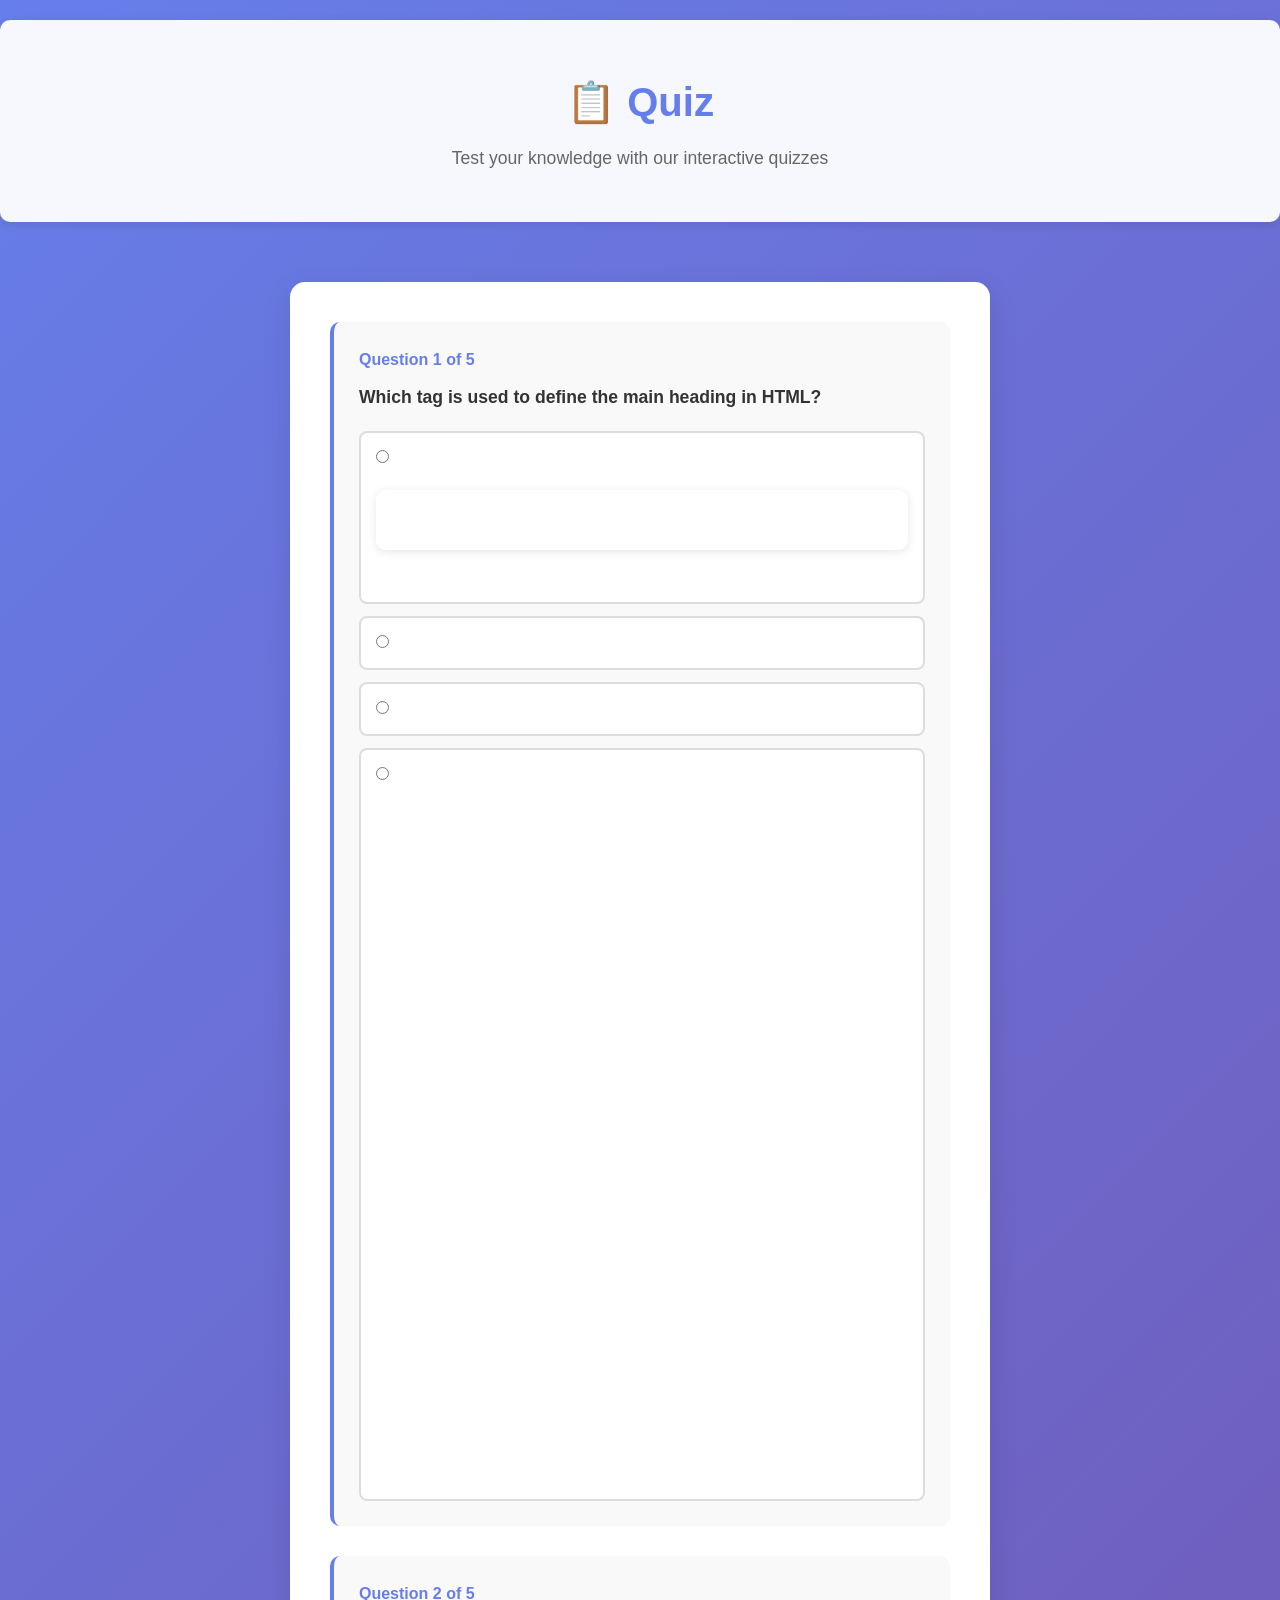
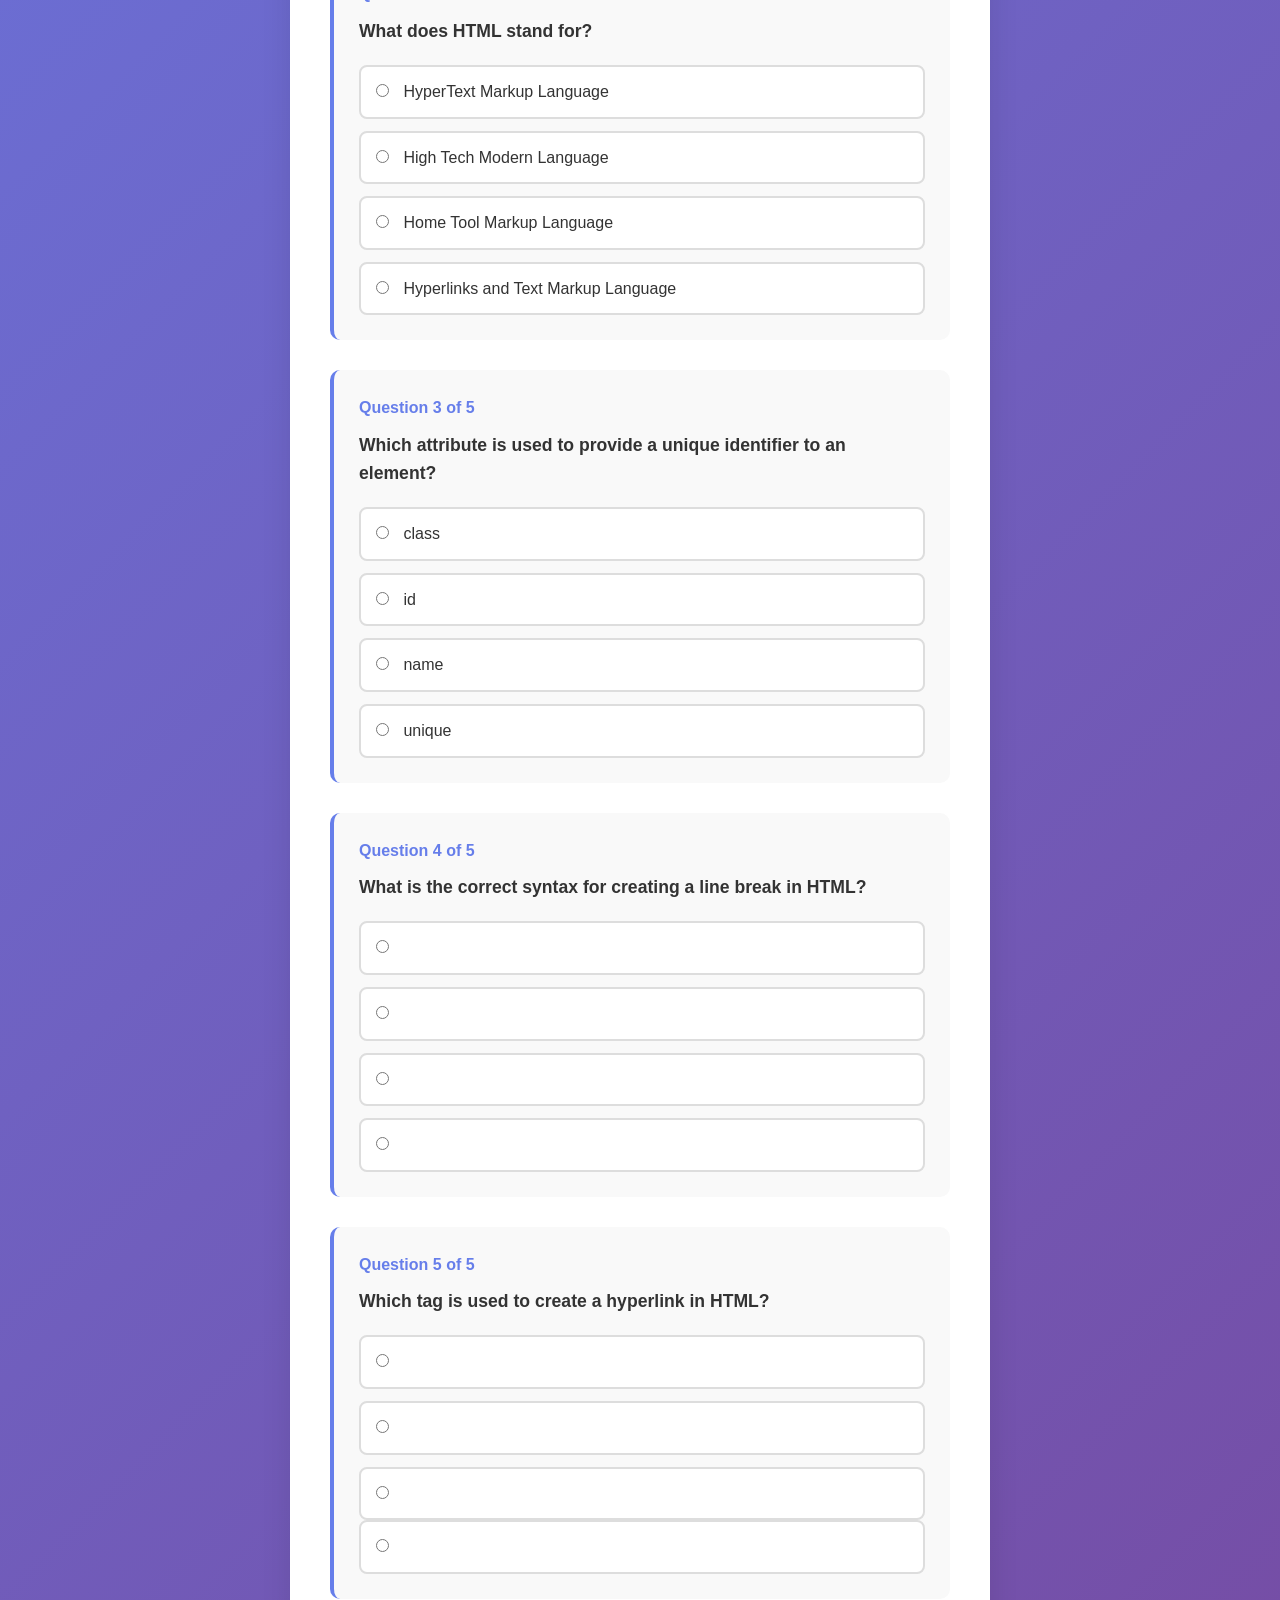
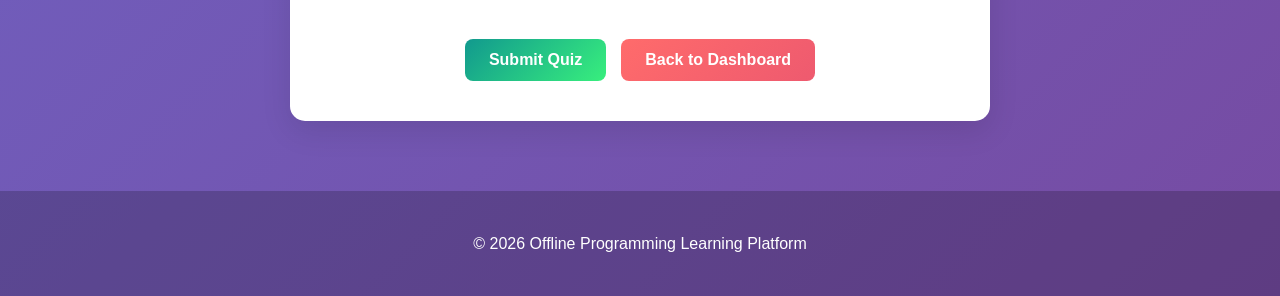
<file: offline-platform/quiz.html>
<!DOCTYPE html>
<html lang="en">
<head>
    <meta charset="UTF-8">
    <meta name="viewport" content="width=device-width, initial-scale=1.0">
    <title>Quiz - Offline Learning Platform</title>
    <link rel="stylesheet" href="css/style.css">
</head>
<body>
    <!-- Header Section -->
    <header>
        <div class="container">
            <h1>📋 Quiz</h1>
            <p>Test your knowledge with our interactive quizzes</p>
        </div>
    </header>

    <!-- Main Content -->
    <main>
        <div class="container">
            <!-- Quiz Container -->
            <div class="quiz-container">
                <div id="quiz-container">
                    <!-- Quiz will be rendered here by JavaScript -->
                    <div style="text-align: center; padding: 40px;">
                        <p>Loading quiz...</p>
                    </div>
                </div>

                <!-- Quiz Buttons -->
                <div class="quiz-button" id="quiz-buttons">
                    <button class="btn btn-success" id="submit-btn" onclick="submitQuiz()">Submit Quiz</button>
                    <button class="btn btn-danger" onclick="goToDashboard()">Back to Dashboard</button>
                </div>
            </div>
        </div>
    </main>

    <!-- Footer -->
    <footer style="background: rgba(0,0,0,0.2); color: white; padding: 20px; text-align: center; margin-top: 50px;">
        <div class="container">
            <p>&copy; 2026 Offline Programming Learning Platform</p>
        </div>
    </footer>

    <!-- Scripts -->
    <script src="js/navigation.js"></script>
    <script src="js/quiz.js"></script>
</body>
</html>
</file>
<file: offline-platform/css/style.css>
/* ============================================
   Offline Programming Learning Platform
   Global Styles
   ============================================ */

* {
    margin: 0;
    padding: 0;
    box-sizing: border-box;
}

html {
    scroll-behavior: smooth;
}

body {
    font-family: 'Segoe UI', Tahoma, Geneva, Verdana, sans-serif;
    background: linear-gradient(135deg, #667eea 0%, #764ba2 100%);
    color: #333;
    min-height: 100vh;
    line-height: 1.6;
}

/* Container Layout */
.container {
    max-width: 1200px;
    margin: 0 auto;
    padding: 20px;
}

/* Header Section */
header {
    background: rgba(255, 255, 255, 0.95);
    padding: 30px 0;
    box-shadow: 0 2px 10px rgba(0, 0, 0, 0.1);
    margin-bottom: 40px;
    border-radius: 10px;
    margin-top: 20px;
}

header h1 {
    font-size: 2.5rem;
    color: #667eea;
    text-align: center;
    margin-bottom: 10px;
}

header p {
    text-align: center;
    color: #666;
    font-size: 1.1rem;
}

/* Main Content Area */
main {
    min-height: calc(100vh - 200px);
}

/* ============================================
   DASHBOARD PAGE STYLES
   ============================================ */

.courses-grid {
    display: grid;
    grid-template-columns: repeat(auto-fit, minmax(280px, 1fr));
    gap: 30px;
    margin: 40px 0;
}

.course-card {
    background: white;
    border-radius: 15px;
    padding: 30px;
    text-align: center;
    box-shadow: 0 5px 20px rgba(0, 0, 0, 0.1);
    transition: all 0.3s ease;
    cursor: pointer;
}

.course-card:hover {
    transform: translateY(-10px);
    box-shadow: 0 15px 40px rgba(0, 0, 0, 0.2);
}

.course-card.html {
    background: linear-gradient(135deg, #ff6b6b 0%, #ee5a6f 100%);
}

.course-card.css {
    background: linear-gradient(135deg, #4ecdc4 0%, #44a0b0 100%);
}

.course-card.javascript {
    background: linear-gradient(135deg, #ffd93d 0%, #ffb700 100%);
}

.course-card.python {
    background: linear-gradient(135deg, #667eea 0%, #764ba2 100%);
}

.course-card.c {
    background: linear-gradient(135deg, #fa709a 0%, #fee140 100%);
}

.course-card h3 {
    font-size: 1.8rem;
    margin-bottom: 15px;
    color: white;
}

.course-card p {
    color: rgba(255, 255, 255, 0.95);
    margin-bottom: 25px;
    font-size: 0.95rem;
    line-height: 1.5;
}

.card-buttons {
    display: flex;
    gap: 10px;
    flex-wrap: wrap;
    justify-content: center;
}

/* ============================================
   BUTTONS
   ============================================ */

button, .btn {
    padding: 12px 24px;
    border: none;
    border-radius: 8px;
    font-size: 1rem;
    cursor: pointer;
    transition: all 0.3s ease;
    font-weight: 600;
    text-decoration: none;
    display: inline-block;
    text-align: center;
}

.btn-primary {
    background: linear-gradient(135deg, #667eea 0%, #764ba2 100%);
    color: white;
}

.btn-primary:hover {
    transform: scale(1.05);
    box-shadow: 0 5px 15px rgba(102, 126, 234, 0.4);
}

.btn-secondary {
    background: linear-gradient(135deg, #4ecdc4 0%, #44a0b0 100%);
    color: white;
}

.btn-secondary:hover {
    transform: scale(1.05);
    box-shadow: 0 5px 15px rgba(78, 205, 196, 0.4);
}

.btn-success {
    background: linear-gradient(135deg, #11998e 0%, #38ef7d 100%);
    color: white;
}

.btn-success:hover {
    transform: scale(1.05);
    box-shadow: 0 5px 15px rgba(56, 239, 125, 0.4);
}

.btn-danger {
    background: linear-gradient(135deg, #ff6b6b 0%, #ee5a6f 100%);
    color: white;
}

.btn-danger:hover {
    transform: scale(1.05);
    box-shadow: 0 5px 15px rgba(255, 107, 107, 0.4);
}

.btn-back {
    display: block;
    width: fit-content;
    margin-bottom: 30px;
    background: linear-gradient(135deg, #667eea 0%, #764ba2 100%);
    color: white;
}

/* ============================================
   COURSE CONTENT STYLES
   ============================================ */

.course-content {
    background: white;
    border-radius: 15px;
    padding: 40px;
    box-shadow: 0 10px 30px rgba(0, 0, 0, 0.1);
}

.course-section {
    margin-bottom: 40px;
}

.course-section h2 {
    color: #667eea;
    font-size: 1.8rem;
    margin-bottom: 20px;
    border-bottom: 3px solid #667eea;
    padding-bottom: 10px;
}

.course-section h3 {
    color: #764ba2;
    font-size: 1.3rem;
    margin-top: 25px;
    margin-bottom: 15px;
}

.course-section p {
    color: #555;
    margin-bottom: 15px;
    line-height: 1.8;
}

.code-block {
    background: #f5f5f5;
    border-left: 4px solid #667eea;
    padding: 20px;
    margin: 20px 0;
    border-radius: 8px;
    overflow-x: auto;
}

.code-block code {
    font-family: 'Courier New', Courier, monospace;
    font-size: 0.95rem;
    color: #333;
    display: block;
    white-space: pre;
}

.code-block.highlight {
    background: #fffacd;
    border-left-color: #ffb700;
}

.code-block.syntax-html,
.code-block.syntax-css,
.code-block.syntax-js,
.code-block.syntax-python,
.code-block.syntax-c {
    background: #2d2d2d;
    color: #f8f8f2;
}

.code-block.syntax-html code,
.code-block.syntax-css code,
.code-block.syntax-js code,
.code-block.syntax-python code,
.code-block.syntax-c code {
    color: #f8f8f2;
}

/* ============================================
   QUIZ STYLES
   ============================================ */

.quiz-container {
    background: white;
    border-radius: 15px;
    padding: 40px;
    box-shadow: 0 10px 30px rgba(0, 0, 0, 0.1);
    max-width: 700px;
    margin: 0 auto;
}

.quiz-header {
    text-align: center;
    margin-bottom: 40px;
}

.quiz-header h1 {
    color: #667eea;
    font-size: 2.2rem;
    margin-bottom: 10px;
}

.quiz-header p {
    color: #666;
    font-size: 1.1rem;
}

.question-container {
    margin-bottom: 30px;
    padding: 25px;
    background: #f9f9f9;
    border-radius: 10px;
    border-left: 4px solid #667eea;
}

.question-number {
    color: #667eea;
    font-weight: bold;
    margin-bottom: 10px;
}

.question-text {
    font-size: 1.1rem;
    color: #333;
    margin-bottom: 20px;
    font-weight: 600;
}

.options {
    display: flex;
    flex-direction: column;
    gap: 12px;
}

.option {
    padding: 12px 15px;
    background: white;
    border: 2px solid #ddd;
    border-radius: 8px;
    cursor: pointer;
    transition: all 0.3s ease;
}

.option:hover {
    border-color: #667eea;
    background: #f0f5ff;
}

.option input[type="radio"] {
    margin-right: 10px;
    cursor: pointer;
}

.option label {
    cursor: pointer;
    display: block;
}

.option.correct {
    border-color: #11998e;
    background: #e8f8f5;
}

.option.incorrect {
    border-color: #ff6b6b;
    background: #ffe5e5;
}

.option.disabled {
    opacity: 0.6;
    cursor: not-allowed;
}

.quiz-button {
    display: flex;
    gap: 15px;
    justify-content: center;
    margin-top: 40px;
}

.result-section {
    background: #f0f5ff;
    padding: 30px;
    border-radius: 10px;
    text-align: center;
    margin-top: 30px;
}

.result-section h2 {
    color: #667eea;
    font-size: 1.8rem;
    margin-bottom: 10px;
}

.score {
    font-size: 2.5rem;
    color: #764ba2;
    font-weight: bold;
    margin: 20px 0;
}

.result-message {
    font-size: 1.1rem;
    color: #555;
    margin-bottom: 20px;
}

/* ============================================
   COMPILER STYLES
   ============================================ */

.compiler-container {
    display: grid;
    grid-template-columns: 1fr 1fr;
    gap: 30px;
    margin: 30px 0;
}

.language-selector {
    margin-bottom: 30px;
}

.language-selector label {
    display: block;
    margin-bottom: 10px;
    font-weight: 600;
    color: #333;
}

.language-selector select {
    width: 100%;
    padding: 12px;
    border: 2px solid #667eea;
    border-radius: 8px;
    font-size: 1rem;
    cursor: pointer;
    background: white;
}

.editor-section {
    background: white;
    border-radius: 15px;
    padding: 25px;
    box-shadow: 0 5px 20px rgba(0, 0, 0, 0.1);
}

.editor-section h3 {
    color: #667eea;
    margin-bottom: 15px;
    font-size: 1.2rem;
}

textarea {
    width: 100%;
    min-height: 300px;
    padding: 15px;
    border: 2px solid #ddd;
    border-radius: 8px;
    font-family: 'Courier New', Courier, monospace;
    font-size: 0.95rem;
    resize: vertical;
    transition: border-color 0.3s ease;
}

textarea:focus {
    outline: none;
    border-color: #667eea;
    box-shadow: 0 0 10px rgba(102, 126, 234, 0.2);
}

.output-section {
    background: white;
    border-radius: 15px;
    padding: 25px;
    box-shadow: 0 5px 20px rgba(0, 0, 0, 0.1);
    min-height: 300px;
}

.output-section h3 {
    color: #667eea;
    margin-bottom: 15px;
    font-size: 1.2rem;
}

#output {
    background: #2d2d2d;
    color: #11ff00;
    padding: 15px;
    border-radius: 8px;
    font-family: 'Courier New', Courier, monospace;
    font-size: 0.95rem;
    min-height: 250px;
    max-height: 400px;
    overflow-y: auto;
    white-space: pre-wrap;
    word-wrap: break-word;
}

.run-button {
    width: 100%;
    padding: 15px;
    font-size: 1.1rem;
    margin-top: 15px;
}

.preview-frame {
    border: 2px solid #ddd;
    border-radius: 8px;
    min-height: 300px;
    background: white;
    width: 100%;
}

/* ============================================
   RESPONSIVE DESIGN
   ============================================ */

@media (max-width: 768px) {
    .courses-grid {
        grid-template-columns: 1fr;
        gap: 20px;
    }

    .compiler-container {
        grid-template-columns: 1fr;
    }

    header h1 {
        font-size: 1.8rem;
    }

    .course-content {
        padding: 20px;
    }

    .quiz-container {
        padding: 20px;
    }

    .card-buttons {
        flex-direction: column;
    }

    button, .btn {
        width: 100%;
    }

    textarea {
        min-height: 250px;
    }

    #output {
        min-height: 200px;
    }
}

@media (max-width: 480px) {
    header h1 {
        font-size: 1.5rem;
    }

    .course-section h2 {
        font-size: 1.4rem;
    }

    .code-block {
        padding: 15px;
    }

    .code-block code {
        font-size: 0.85rem;
    }
}

/* ============================================
   UTILITY CLASSES
   ============================================ */

.text-center {
    text-align: center;
}

.mt-20 {
    margin-top: 20px;
}

.mb-20 {
    margin-bottom: 20px;
}

.p-20 {
    padding: 20px;
}

.hidden {
    display: none;
}

.visible {
    display: block;
}
</file>
